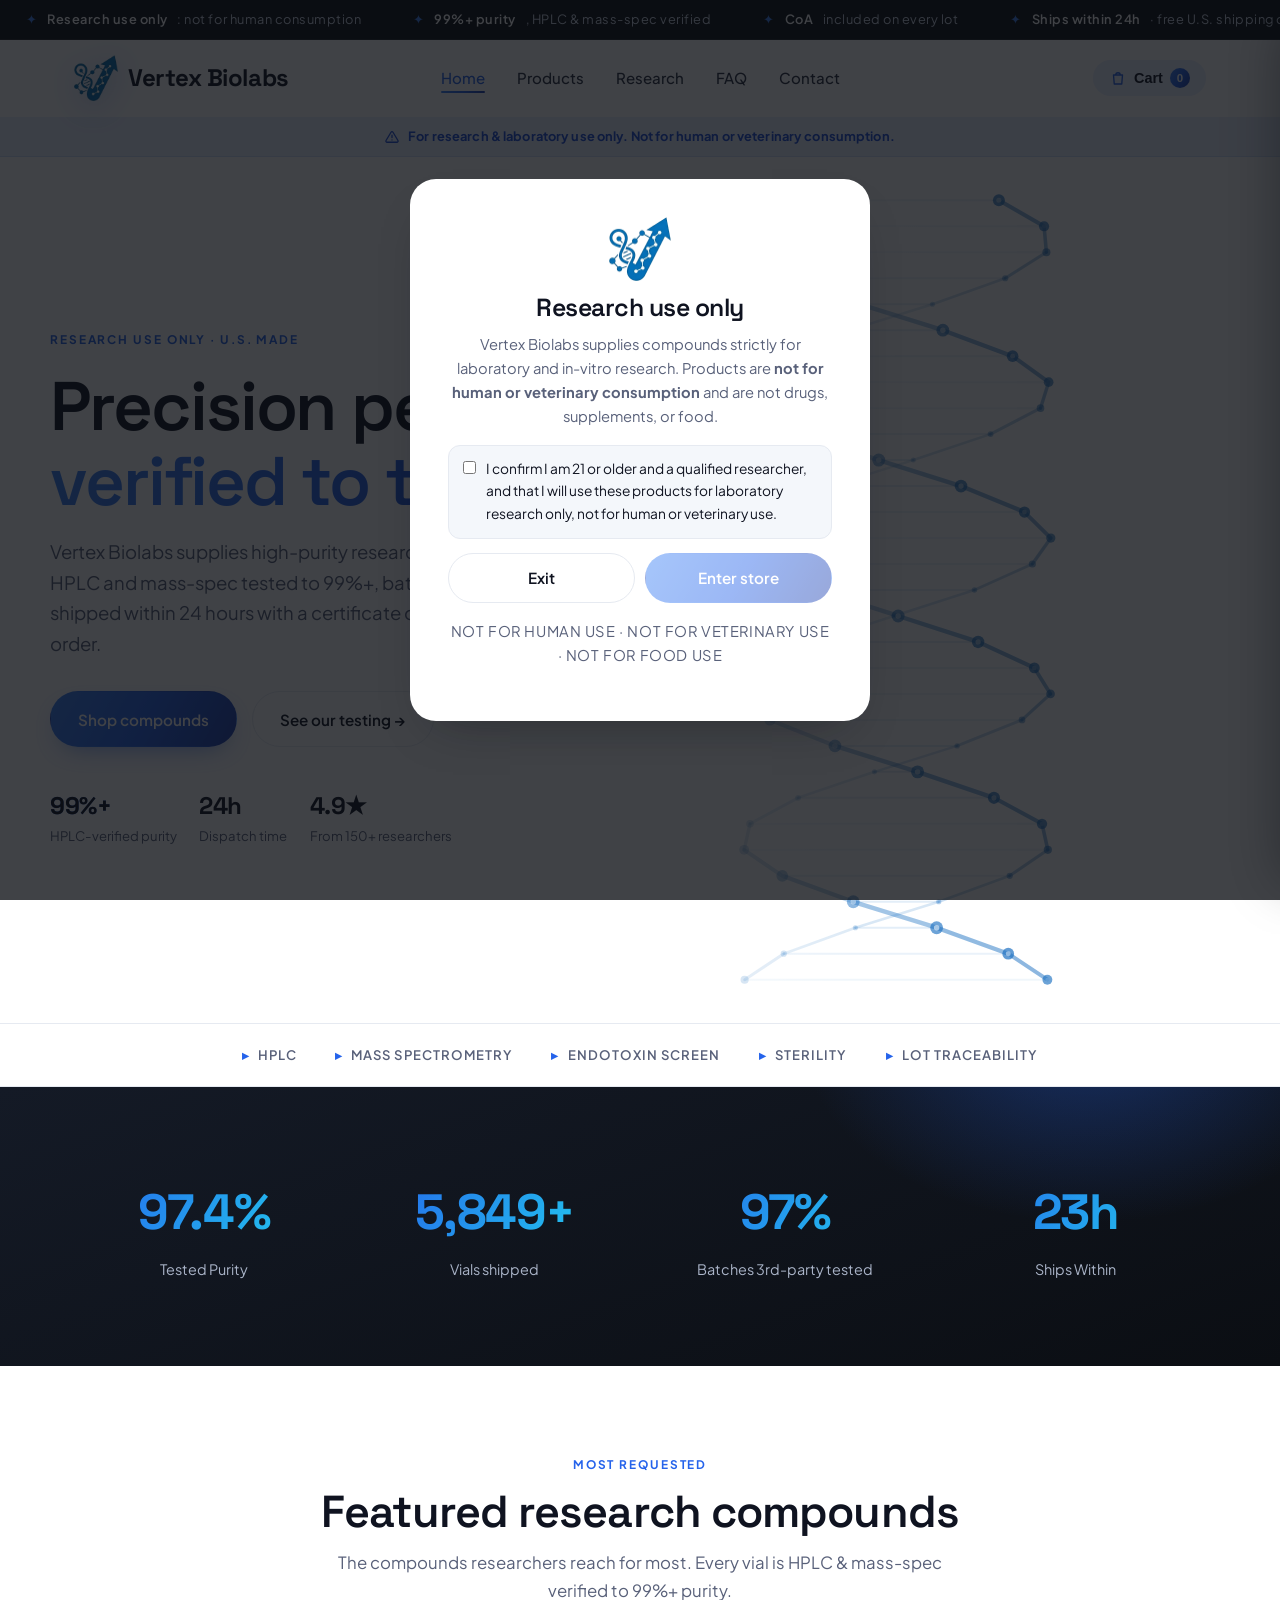
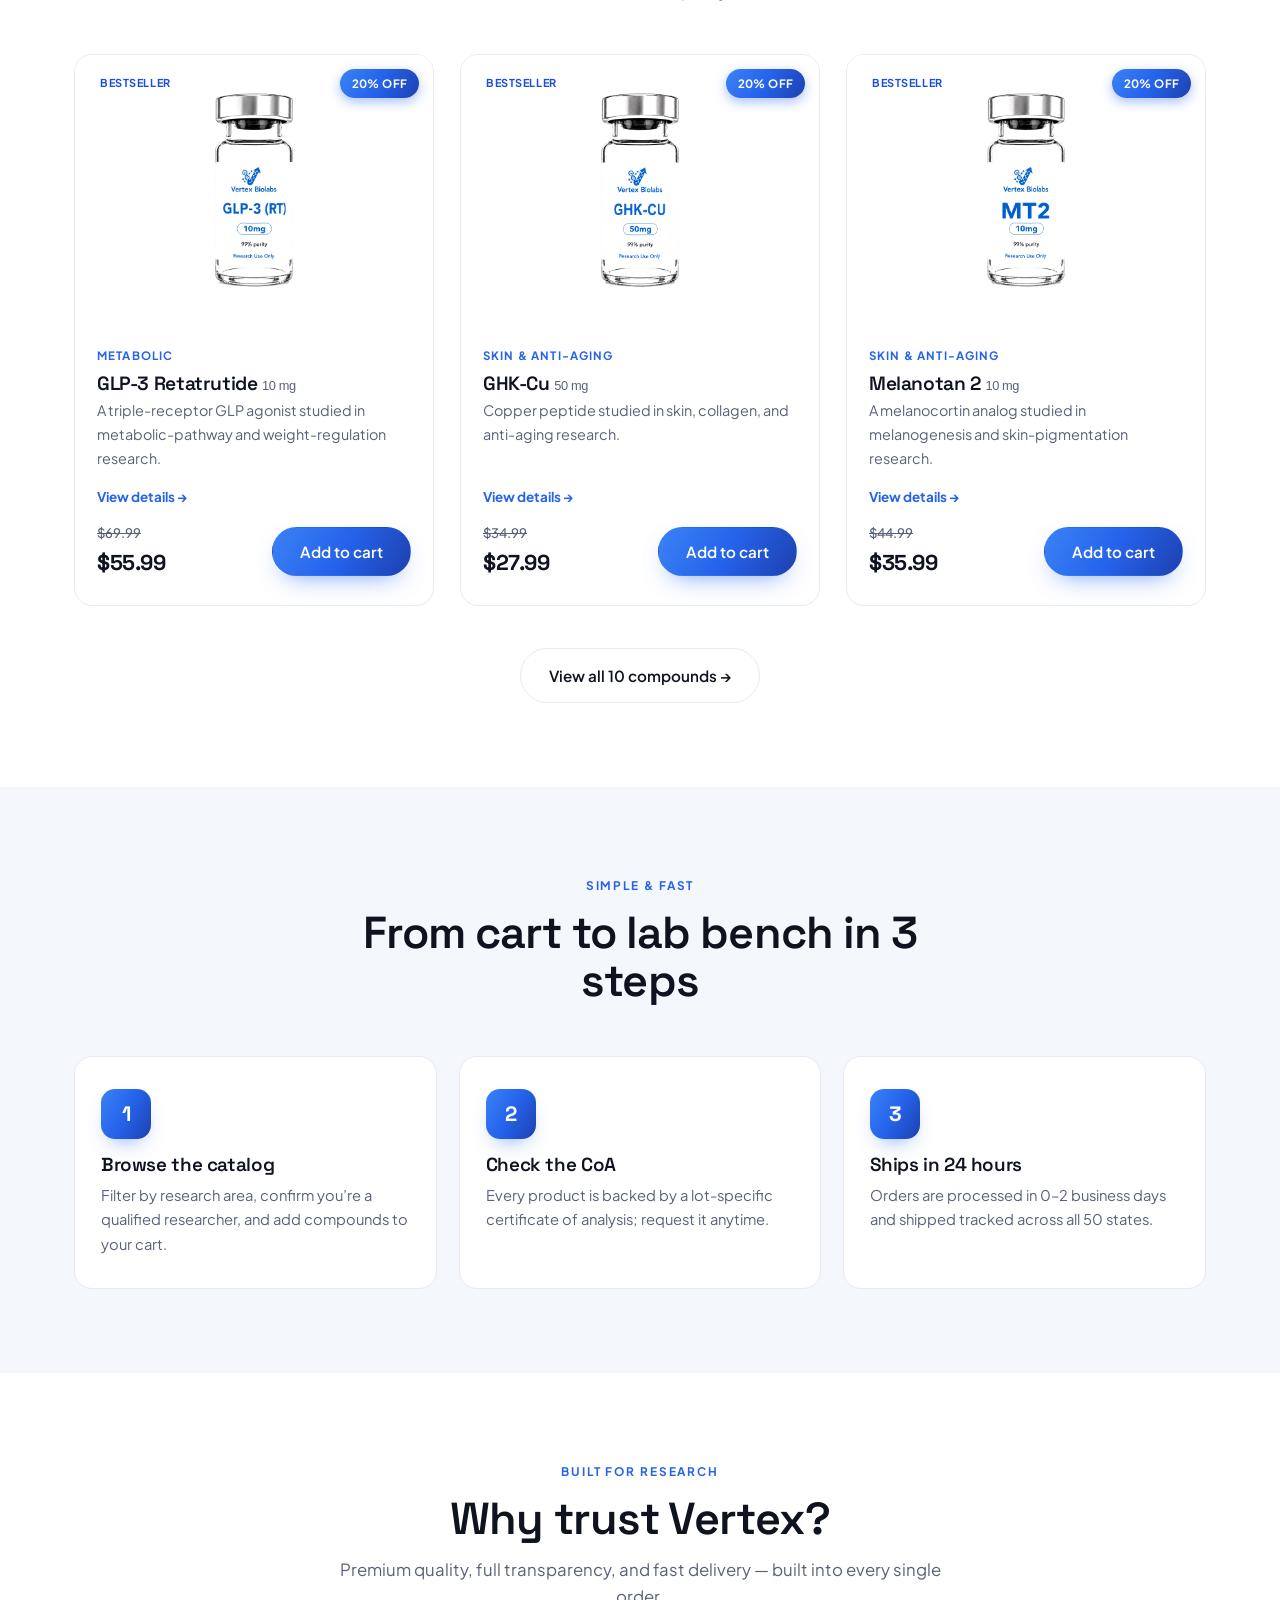
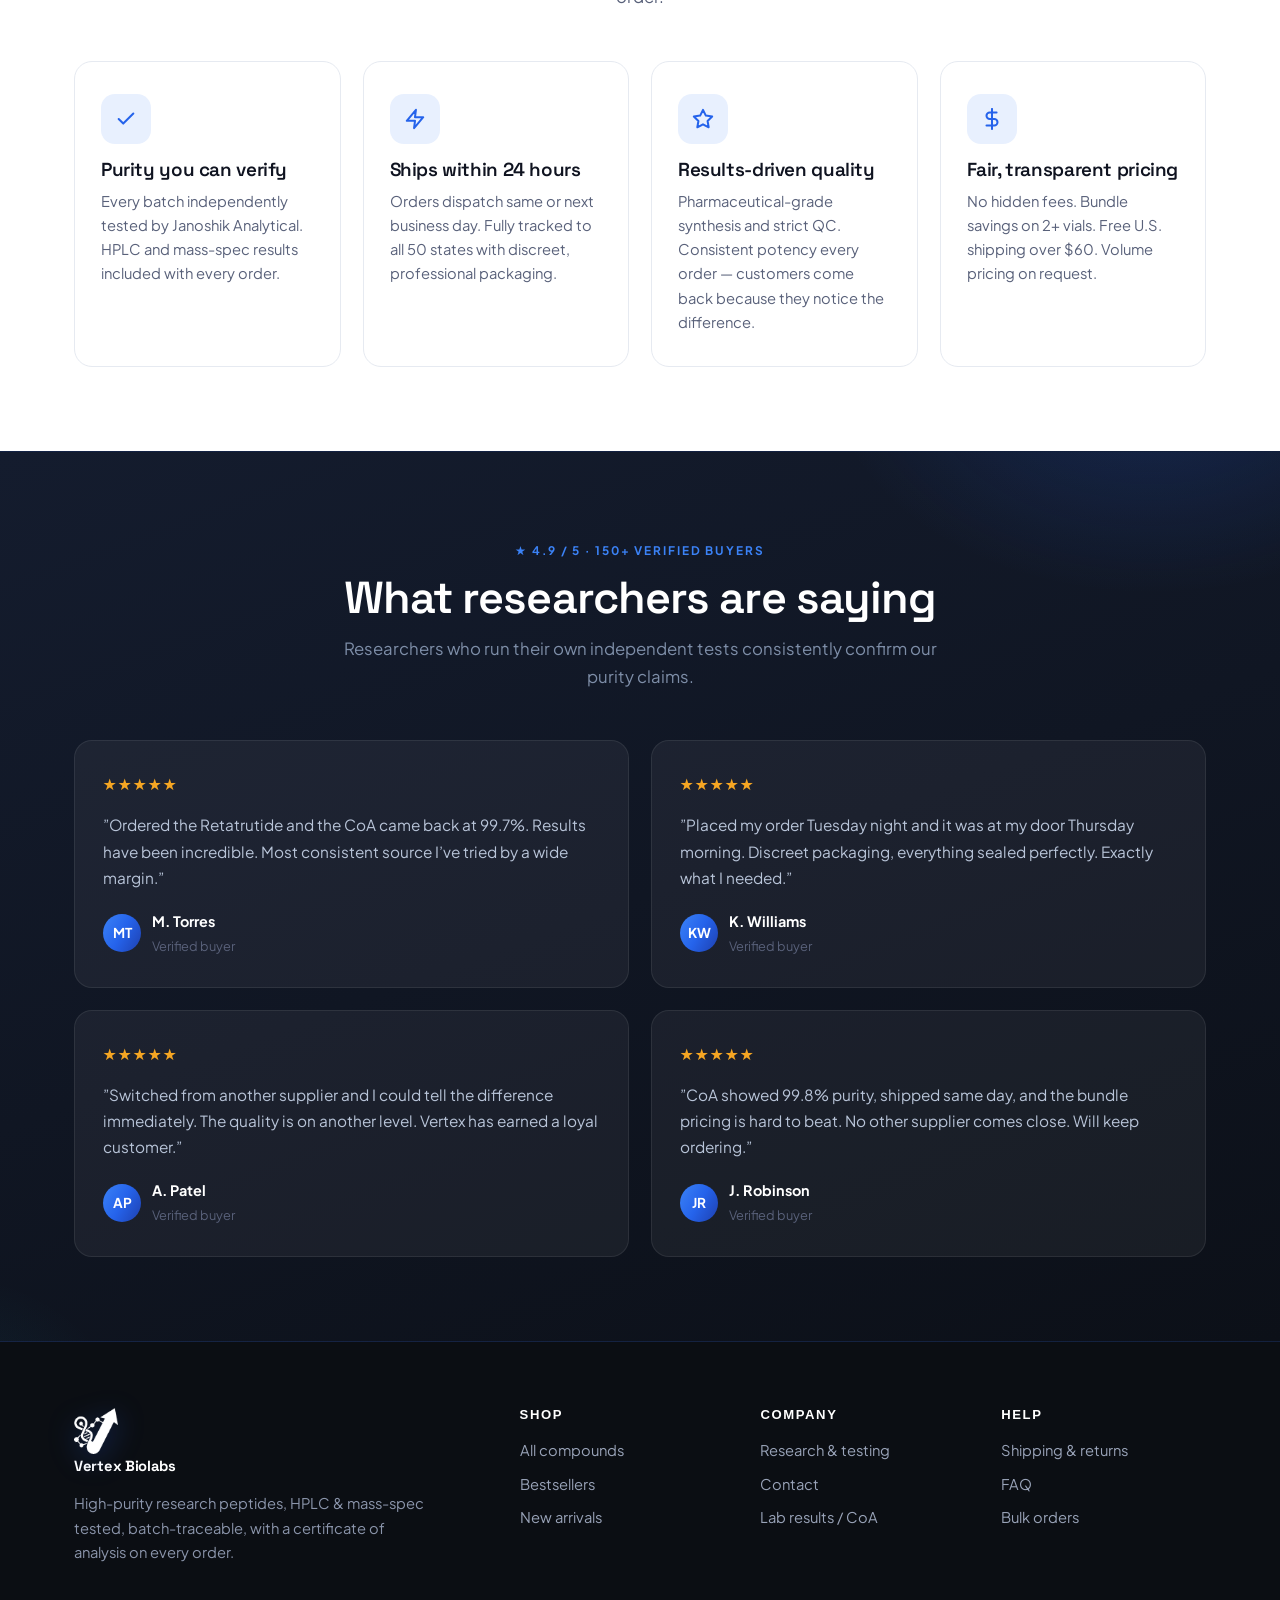
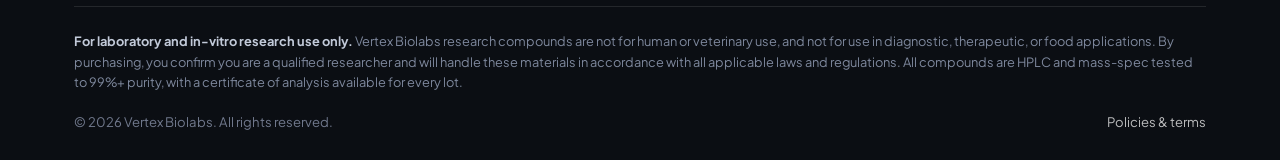
<file: index.html>
<!DOCTYPE html>
<html lang="en">
<head>
  <meta charset="UTF-8" />
  <meta name="viewport" content="width=device-width, initial-scale=1.0" />
  <title>Vertex Biolabs: High-Purity Research Peptides</title>
  <meta name="description" content="Vertex Biolabs supplies high-purity research peptides, HPLC &amp; mass-spec verified, 99%+ pure, with a certificate of analysis on every order. Ships within 24h. For laboratory research use only." />

  <link rel="preconnect" href="https://fonts.googleapis.com" />
  <link rel="preconnect" href="https://fonts.gstatic.com" crossorigin />
  <link href="https://fonts.googleapis.com/css2?family=Plus+Jakarta+Sans:wght@400;500;600;700;800&family=Space+Grotesk:wght@500;600;700&display=swap" rel="stylesheet" />
  <link rel="stylesheet" href="assets/css/style.css?v=13" />
  <link rel="icon" href="favicon.ico" sizes="any" />
  <link rel="icon" type="image/png" sizes="32x32" href="assets/img/favicon-32.png" />
  <link rel="apple-touch-icon" href="assets/img/apple-touch-icon.png" />
</head>
<body>

  <!-- ============ RESEARCH-USE GATE (initial warning) ============ -->
  <div class="ruo-gate" id="ruo-gate">
    <div class="ruo-card">
      <img class="logo-mark" src="assets/img/vertex-logo-mark.png" alt="Vertex Biolabs" />
      <h2>Research use only</h2>
      <p>Vertex Biolabs supplies compounds strictly for laboratory and in-vitro research. Products are <strong>not for human or veterinary consumption</strong> and are not drugs, supplements, or food.</p>
      <label class="ruo-check" for="ruo-confirm">
        <input type="checkbox" id="ruo-confirm" />
        <span>I confirm I am 21 or older and a qualified researcher, and that I will use these products for laboratory research only, not for human or veterinary use.</span>
      </label>
      <div class="ruo-actions">
        <button class="btn btn-outline" type="button" data-ruo-exit>Exit</button>
        <button class="btn btn-primary" type="button" data-ruo-enter disabled>Enter store</button>
      </div>
      <p class="ruo-fine">Not for human use · Not for veterinary use · Not for food use</p>
    </div>
  </div>

  <!-- ============ ANNOUNCEMENT MARQUEE ============ -->
  <div class="announce">
    <div class="marquee" aria-hidden="true">
      <span><b>Research use only</b>: not for human consumption</span>
      <span><b>99%+ purity</b>, HPLC &amp; mass-spec verified</span>
      <span><b>CoA</b> included on every lot</span>
      <span><b>Ships within 24h</b> &middot; free U.S. shipping over $60</span>
      <span><b>3rd-party tested</b> in U.S. labs</span>
      <span><b>Research use only</b>: not for human consumption</span>
      <span><b>99%+ purity</b>, HPLC &amp; mass-spec verified</span>
      <span><b>CoA</b> included on every lot</span>
      <span><b>Ships within 24h</b> &middot; free U.S. shipping over $60</span>
      <span><b>3rd-party tested</b> in U.S. labs</span>
    </div>
  </div>

  <!-- ============ HEADER ============ -->
  <header class="site-header">
    <div class="container nav">
      <a class="brand" href="index.html">
        <img class="logo-mark" src="assets/img/vertex-logo-mark.png" alt="Vertex Biolabs" />
        Vertex Biolabs
      </a>
      <nav>
        <ul class="nav-links">
          <li><a href="index.html" aria-current="page">Home</a></li>
          <li><a href="products.html">Products</a></li>
          <li><a href="research.html">Research</a></li>
          <li><a href="faq.html">FAQ</a></li>
          <li><a href="contact.html">Contact</a></li>
        </ul>
      </nav>
      <div class="nav-actions">
        <button class="cart-btn js-cart-open" aria-label="Open cart">
          <svg viewBox="0 0 24 24" width="18" height="18" fill="none" stroke="currentColor" stroke-width="1.8" aria-hidden="true"><path d="M6 8h12l-1 12H7L6 8z" stroke-linejoin="round"/><path d="M9 8a3 3 0 0 1 6 0"/></svg>
          Cart <span class="cart-count js-cart-count">0</span>
        </button>
        <button class="nav-toggle" aria-label="Menu"><span></span><span></span><span></span></button>
      </div>
    </div>
  </header>

  <!-- ============ RESEARCH-USE WARNING BAR ============ -->
  <div class="ruo-bar">
    <div class="container">
      <svg width="14" height="14" viewBox="0 0 24 24" fill="none" stroke="currentColor" stroke-width="2.2" aria-hidden="true"><path d="M10.3 3.9 1.8 18a2 2 0 0 0 1.7 3h17a2 2 0 0 0 1.7-3L13.7 3.9a2 2 0 0 0-3.4 0z" stroke-linejoin="round"/><path d="M12 9v4M12 17h.01" stroke-linecap="round"/></svg>
      For research &amp; laboratory use only. Not for human or veterinary consumption.
    </div>
  </div>

  <!-- ============ HERO ============ -->
  <section class="hero hero-dna">
    <canvas id="dna-canvas" aria-hidden="true"></canvas>
    <div class="container hero-dna-inner">
      <div class="hero-copy">
        <span class="eyebrow">Research use only · U.S. made</span>
        <h1>Precision peptides, <span class="grad">verified to the vial.</span></h1>
        <p class="lead">Vertex Biolabs supplies high-purity research compounds, HPLC and mass-spec tested to 99%+, batch-traceable, and shipped within 24 hours with a certificate of analysis on every order.</p>
        <div class="hero-cta">
          <a href="products.html" class="btn btn-primary">Shop compounds</a>
          <a href="research.html" class="btn btn-outline">See our testing →</a>
        </div>
        <div class="hero-stats">
          <div><strong class="grad">99%+</strong> HPLC-verified purity</div>
          <div><strong>24h</strong> Dispatch time</div>
          <div><strong>4.9★</strong> From 150+ researchers</div>
        </div>
      </div>
    </div>
  </section>

  <!-- ============ METHODS STRIP ============ -->
  <div class="methods">
    <div class="container">
      <span>HPLC</span>
      <span>Mass Spectrometry</span>
      <span>Endotoxin Screen</span>
      <span>Sterility</span>
      <span>Lot Traceability</span>
    </div>
  </div>

  <!-- ============ STATS ============ -->
  <section class="stats">
    <div class="container">
      <div class="stat reveal"><div class="stat-num" data-count="99.9" data-decimals="1" data-suffix="%">0</div><div class="stat-label">Tested Purity</div></div>
      <div class="stat reveal d1"><div class="stat-num" data-count="6000" data-suffix="+">0</div><div class="stat-label">Vials shipped</div></div>
      <div class="stat reveal d2"><div class="stat-num" data-count="100" data-suffix="%">0</div><div class="stat-label">Batches 3rd-party tested</div></div>
      <div class="stat reveal d3"><div class="stat-num" data-count="24" data-suffix="h">0</div><div class="stat-label">Ships Within</div></div>
    </div>
  </section>

  <!-- ============ FEATURED PRODUCTS ============ -->
  <section>
    <div class="container">
      <div class="section-head reveal">
        <span class="eyebrow">Most requested</span>
        <h2>Featured research compounds</h2>
        <p>The compounds researchers reach for most. Every vial is HPLC &amp; mass-spec verified to 99%+ purity.</p>
      </div>

      <div class="product-grid">

        <article class="product-card reveal">
          <div class="product-thumb" style="background:#ffffff;">
            <span class="product-tag">Bestseller</span><span class="discount-badge">20% OFF</span>
            <img class="product-photo" src="assets/img/vials/glp3-retatrutide-10mg.png" alt="GLP-3 Retatrutide research peptide vial" loading="lazy" />
          </div>
          <div class="product-body">
            <p class="product-cat">Metabolic</p>
            <h3>GLP-3 Retatrutide <span class="product-size">10 mg</span></h3>
            <p class="product-desc">A triple-receptor GLP agonist studied in metabolic-pathway and weight-regulation research.</p>
            <a class="product-link" href="product.html?id=glp3-retatrutide-10mg">View details &rarr;</a>
            <div class="product-foot">
              <div class="price-block"><span class="price-was">$69.99</span><span class="price-now">$55.99</span></div>
              <button class="btn btn-primary js-add" data-id="glp3-retatrutide-10mg" data-name="GLP-3 Retatrutide, 10 mg (Research Use Only)" data-price="55.99">Add to cart</button>
            </div>
          </div>
        </article>

        <article class="product-card reveal d1">
          <div class="product-thumb" style="background:#ffffff;">
            <span class="product-tag">Bestseller</span><span class="discount-badge">20% OFF</span>
            <img class="product-photo" src="assets/img/vials/ghk-cu-50mg.png" alt="GHK-Cu research peptide vial" loading="lazy" />
          </div>
          <div class="product-body">
            <p class="product-cat">Skin &amp; Anti-Aging</p>
            <h3>GHK-Cu <span class="product-size">50 mg</span></h3>
            <p class="product-desc">Copper peptide studied in skin, collagen, and anti-aging research.</p>
            <a class="product-link" href="product.html?id=ghk-cu-50mg">View details &rarr;</a>
            <div class="product-foot">
              <div class="price-block"><span class="price-was">$34.99</span><span class="price-now">$27.99</span></div>
              <button class="btn btn-primary js-add" data-id="ghk-cu-50mg" data-name="GHK-Cu, 50 mg (Research Use Only)" data-price="27.99">Add to cart</button>
            </div>
          </div>
        </article>

        <article class="product-card reveal d2">
          <div class="product-thumb" style="background:#ffffff;">
            <span class="product-tag">Bestseller</span><span class="discount-badge">20% OFF</span>
            <img class="product-photo" src="assets/img/vials/melanotan2-10mg.png" alt="Melanotan 2 research peptide vial" loading="lazy" />
          </div>
          <div class="product-body">
            <p class="product-cat">Skin &amp; Anti-Aging</p>
            <h3>Melanotan 2 <span class="product-size">10 mg</span></h3>
            <p class="product-desc">A melanocortin analog studied in melanogenesis and skin-pigmentation research.</p>
            <a class="product-link" href="product.html?id=melanotan2-10mg">View details &rarr;</a>
            <div class="product-foot">
              <div class="price-block"><span class="price-was">$44.99</span><span class="price-now">$35.99</span></div>
              <button class="btn btn-primary js-add" data-id="melanotan2-10mg" data-name="Melanotan 2, 10 mg (Research Use Only)" data-price="35.99">Add to cart</button>
            </div>
          </div>
        </article>

      </div>

      <div style="text-align:center; margin-top:42px;" class="reveal">
        <a href="products.html" class="btn btn-outline">View all 10 compounds →</a>
      </div>
    </div>
  </section>

  <!-- ============ HOW IT WORKS ============ -->
  <section style="background:var(--paper);">
    <div class="container">
      <div class="section-head reveal">
        <span class="eyebrow">Simple &amp; fast</span>
        <h2>From cart to lab bench in 3 steps</h2>
      </div>
      <div class="value-cards">
        <div class="value-card reveal"><div class="step-num">1</div><h3>Browse the catalog</h3><p>Filter by research area, confirm you’re a qualified researcher, and add compounds to your cart.</p></div>
        <div class="value-card reveal d1"><div class="step-num">2</div><h3>Check the CoA</h3><p>Every product is backed by a lot-specific certificate of analysis; request it anytime.</p></div>
        <div class="value-card reveal d2"><div class="step-num">3</div><h3>Ships in 24 hours</h3><p>Orders are processed in 0–2 business days and shipped tracked across all 50 states.</p></div>
      </div>
    </div>
  </section>

  <!-- ============ WHY TRUST VERTEX ============ -->
  <section>
    <div class="container">
      <div class="section-head reveal">
        <span class="eyebrow">Built for research</span>
        <h2>Why trust Vertex?</h2>
        <p>Premium quality, full transparency, and fast delivery — built into every single order.</p>
      </div>

      <div class="value-cards four-col">
        <div class="value-card reveal">
          <div class="ico">
            <svg viewBox="0 0 24 24" width="22" height="22" fill="none" stroke="currentColor" stroke-width="2.2" stroke-linecap="round" stroke-linejoin="round" aria-hidden="true"><path d="M20 6 9 17l-5-5"/></svg>
          </div>
          <h3>Purity you can verify</h3>
          <p>Every batch independently tested by Janoshik Analytical. HPLC and mass-spec results included with every order.</p>
        </div>
        <div class="value-card reveal d1">
          <div class="ico">
            <svg viewBox="0 0 24 24" width="22" height="22" fill="none" stroke="currentColor" stroke-width="2.2" stroke-linecap="round" stroke-linejoin="round" aria-hidden="true"><path d="M13 2 3 14h9l-1 8 10-12h-9l1-8z"/></svg>
          </div>
          <h3>Ships within 24 hours</h3>
          <p>Orders dispatch same or next business day. Fully tracked to all 50 states with discreet, professional packaging.</p>
        </div>
        <div class="value-card reveal d2">
          <div class="ico">
            <svg viewBox="0 0 24 24" width="22" height="22" fill="none" stroke="currentColor" stroke-width="2.2" stroke-linecap="round" stroke-linejoin="round" aria-hidden="true"><polygon points="12 2 15.09 8.26 22 9.27 17 14.14 18.18 21.02 12 17.77 5.82 21.02 7 14.14 2 9.27 8.91 8.26 12 2"/></svg>
          </div>
          <h3>Results-driven quality</h3>
          <p>Pharmaceutical-grade synthesis and strict QC. Consistent potency every order — customers come back because they notice the difference.</p>
        </div>
        <div class="value-card reveal d3">
          <div class="ico">
            <svg viewBox="0 0 24 24" width="22" height="22" fill="none" stroke="currentColor" stroke-width="2.2" stroke-linecap="round" stroke-linejoin="round" aria-hidden="true"><line x1="12" y1="1" x2="12" y2="23"/><path d="M17 5H9.5a3.5 3.5 0 0 0 0 7h5a3.5 3.5 0 0 1 0 7H6"/></svg>
          </div>
          <h3>Fair, transparent pricing</h3>
          <p>No hidden fees. Bundle savings on 2+ vials. Free U.S. shipping over $60. Volume pricing on request.</p>
        </div>
      </div>
    </div>
  </section>

  <!-- ============ REVIEWS ============ -->
  <section class="reviews-band">
    <div class="container">
      <div class="section-head reveal">
        <span class="eyebrow">★ 4.9 / 5 · 150+ verified buyers</span>
        <h2>What researchers are saying</h2>
        <p>Researchers who run their own independent tests consistently confirm our purity claims.</p>
      </div>

      <div class="reviews-2col">
        <div class="review-card-glass reveal">
          <div class="stars">★★★★★</div>
          <p>”Ordered the Retatrutide and the CoA came back at 99.7%. Results have been incredible. Most consistent source I’ve tried by a wide margin.”</p>
          <div class="review-who">
            <span class="av">MT</span>
            <div><b>M. Torres</b><span class="reviewer-label">Verified buyer</span></div>
          </div>
        </div>
        <div class="review-card-glass reveal d1">
          <div class="stars">★★★★★</div>
          <p>”Placed my order Tuesday night and it was at my door Thursday morning. Discreet packaging, everything sealed perfectly. Exactly what I needed.”</p>
          <div class="review-who">
            <span class="av">KW</span>
            <div><b>K. Williams</b><span class="reviewer-label">Verified buyer</span></div>
          </div>
        </div>
        <div class="review-card-glass reveal d2">
          <div class="stars">★★★★★</div>
          <p>”Switched from another supplier and I could tell the difference immediately. The quality is on another level. Vertex has earned a loyal customer.”</p>
          <div class="review-who">
            <span class="av">AP</span>
            <div><b>A. Patel</b><span class="reviewer-label">Verified buyer</span></div>
          </div>
        </div>
        <div class="review-card-glass reveal d3">
          <div class="stars">★★★★★</div>
          <p>”CoA showed 99.8% purity, shipped same day, and the bundle pricing is hard to beat. No other supplier comes close. Will keep ordering.”</p>
          <div class="review-who">
            <span class="av">JR</span>
            <div><b>J. Robinson</b><span class="reviewer-label">Verified buyer</span></div>
          </div>
        </div>
      </div>
    </div>
  </section>

  <!-- ============ FOOTER ============ -->
  <footer class="site-footer">
    <div class="container">
      <div class="footer-grid">
        <div class="footer-brand">
          <a class="brand" href="index.html" style="color:#fff;">
            <img class="logo-mark" src="assets/img/vertex-logo-mark-light.png" alt="Vertex Biolabs" />
            Vertex Biolabs
          </a>
          <p>High-purity research peptides, HPLC &amp; mass-spec tested, batch-traceable, with a certificate of analysis on every order.</p>
        </div>
        <div>
          <h4>Shop</h4>
          <a href="products.html">All compounds</a>
          <a href="products.html">Bestsellers</a>
          <a href="products.html">New arrivals</a>
        </div>
        <div>
          <h4>Company</h4>
          <a href="research.html">Research &amp; testing</a>
          <a href="contact.html">Contact</a>
          <a href="research.html">Lab results / CoA</a>
        </div>
        <div>
          <h4>Help</h4>
          <a href="policies.html#returns">Shipping &amp; returns</a>
          <a href="faq.html">FAQ</a>
          <a href="contact.html">Bulk orders</a>
        </div>
      </div>

      <div class="disclaimer">
        <strong>For laboratory and in-vitro research use only.</strong>
        Vertex Biolabs research compounds are not for human or veterinary use, and not for use in diagnostic, therapeutic, or food applications. By purchasing, you confirm you are a qualified researcher and will handle these materials in accordance with all applicable laws and regulations. All compounds are HPLC and mass-spec tested to 99%+ purity, with a certificate of analysis available for every lot.
      </div>

      <div class="footer-bottom">
        <span>© <span data-year>2026</span> Vertex Biolabs. All rights reserved.</span>
        <span class="footer-legal"><a href="policies.html">Policies &amp; terms</a></span>
      </div>
    </div>
  </footer>

  <script src="assets/js/main.js?v=8"></script>
</body>
</html>
</file>
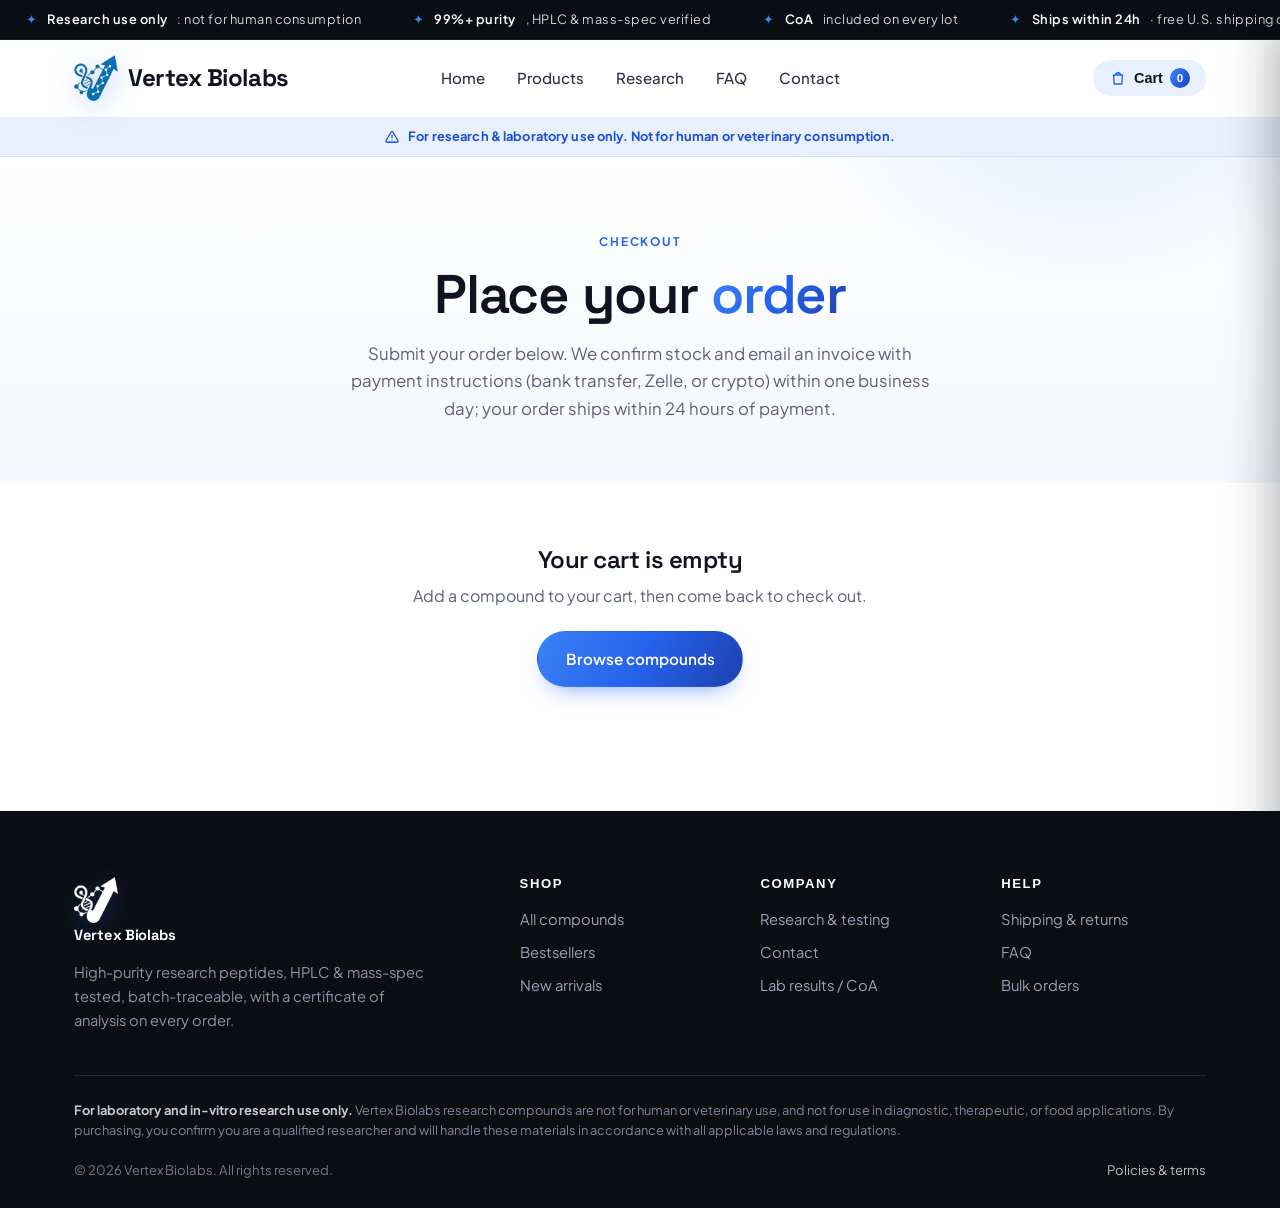
<file: checkout.html>
<!DOCTYPE html>
<html lang="en">
<head>
  <meta charset="UTF-8" />
  <meta name="viewport" content="width=device-width, initial-scale=1.0" />
  <title>Checkout | Vertex Biolabs</title>
  <meta name="description" content="Place your Vertex Biolabs research-peptide order. We confirm stock and email an invoice with payment instructions within one business day. For laboratory research use only." />
  <meta name="robots" content="noindex" />
  <link rel="preconnect" href="https://fonts.googleapis.com" />
  <link rel="preconnect" href="https://fonts.gstatic.com" crossorigin />
  <link href="https://fonts.googleapis.com/css2?family=Plus+Jakarta+Sans:wght@400;500;600;700;800&family=Space+Grotesk:wght@500;600;700&display=swap" rel="stylesheet" />
  <link rel="stylesheet" href="assets/css/style.css?v=13" />
  <link rel="icon" href="favicon.ico" sizes="any" />
  <link rel="icon" type="image/png" sizes="32x32" href="assets/img/favicon-32.png" />
  <link rel="apple-touch-icon" href="assets/img/apple-touch-icon.png" />
</head>
<body>

  <!-- ============ ANNOUNCEMENT MARQUEE ============ -->
  <div class="announce">
    <div class="marquee" aria-hidden="true">
      <span><b>Research use only</b>: not for human consumption</span>
      <span><b>99%+ purity</b>, HPLC &amp; mass-spec verified</span>
      <span><b>CoA</b> included on every lot</span>
      <span><b>Ships within 24h</b> &middot; free U.S. shipping over $60</span>
      <span><b>3rd-party tested</b> in U.S. labs</span>
      <span><b>Research use only</b>: not for human consumption</span>
      <span><b>99%+ purity</b>, HPLC &amp; mass-spec verified</span>
      <span><b>CoA</b> included on every lot</span>
      <span><b>Ships within 24h</b> &middot; free U.S. shipping over $60</span>
      <span><b>3rd-party tested</b> in U.S. labs</span>
    </div>
  </div>

  <!-- ============ HEADER ============ -->
  <header class="site-header">
    <div class="container nav">
      <a class="brand" href="index.html"><img class="logo-mark" src="assets/img/vertex-logo-mark.png" alt="Vertex Biolabs" /> Vertex Biolabs</a>
      <nav>
        <ul class="nav-links">
          <li><a href="index.html">Home</a></li>
          <li><a href="products.html">Products</a></li>
          <li><a href="research.html">Research</a></li>
          <li><a href="faq.html">FAQ</a></li>
          <li><a href="contact.html">Contact</a></li>
        </ul>
      </nav>
      <div class="nav-actions">
        <button class="cart-btn js-cart-open" aria-label="Open cart">
          <svg viewBox="0 0 24 24" width="18" height="18" fill="none" stroke="currentColor" stroke-width="1.8" aria-hidden="true"><path d="M6 8h12l-1 12H7L6 8z" stroke-linejoin="round"/><path d="M9 8a3 3 0 0 1 6 0"/></svg>
          Cart <span class="cart-count js-cart-count">0</span>
        </button>
        <button class="nav-toggle" aria-label="Menu"><span></span><span></span><span></span></button>
      </div>
    </div>
  </header>

  <!-- ============ RESEARCH-USE WARNING BAR ============ -->
  <div class="ruo-bar">
    <div class="container">
      <svg width="14" height="14" viewBox="0 0 24 24" fill="none" stroke="currentColor" stroke-width="2.2" aria-hidden="true"><path d="M10.3 3.9 1.8 18a2 2 0 0 0 1.7 3h17a2 2 0 0 0 1.7-3L13.7 3.9a2 2 0 0 0-3.4 0z" stroke-linejoin="round"/><path d="M12 9v4M12 17h.01" stroke-linecap="round"/></svg>
      For research &amp; laboratory use only. Not for human or veterinary consumption.
    </div>
  </div>

  <!-- ============ PAGE HERO ============ -->
  <section class="page-hero">
    <div class="container">
      <span class="eyebrow">Checkout</span>
      <h1>Place your <span class="grad">order</span></h1>
      <p>Submit your order below. We confirm stock and email an invoice with payment instructions (bank transfer, Zelle, or crypto) within one business day; your order ships within 24 hours of payment.</p>
    </div>
  </section>

  <!-- ============ CHECKOUT ============ -->
  <section style="padding-top:24px;">
    <div class="container" style="display:grid; grid-template-columns:1.05fr 0.95fr; gap:44px; align-items:start;" id="checkout-grid">

      <!-- Order form -->
      <div class="form-card reveal" id="form-card">
        <form name="order" method="POST" data-netlify="true" data-netlify-honeypot="bot-field" id="order-form">
          <input type="hidden" name="form-name" value="order" />
          <p hidden><label>Skip this: <input name="bot-field" /></label></p>
          <input type="hidden" name="order-items" id="f-items" />
          <input type="hidden" name="order-subtotal" id="f-subtotal" />
          <input type="hidden" name="order-shipping" id="f-shipping" />
          <input type="hidden" name="order-total" id="f-total" />
          <input type="hidden" name="order-ref" id="f-ref" />

          <h3 style="margin-bottom:1rem;">Contact</h3>
          <div class="form-row">
            <label for="name">Full name</label>
            <input type="text" id="name" name="name" placeholder="Your name" required autocomplete="name" />
          </div>
          <div class="form-row">
            <label for="email">Email</label>
            <input type="email" id="email" name="email" placeholder="you@lab.edu" required autocomplete="email" />
          </div>
          <div class="form-row">
            <label for="phone">Phone <span style="color:var(--muted);font-weight:400">(optional)</span></label>
            <input type="tel" id="phone" name="phone" placeholder="(555) 555-5555" autocomplete="tel" />
          </div>

          <h3 style="margin:1.4rem 0 1rem;">Shipping address</h3>
          <div class="form-row">
            <label for="address1">Street address</label>
            <input type="text" id="address1" name="address1" placeholder="123 Research Dr" required autocomplete="address-line1" />
          </div>
          <div class="form-row">
            <label for="address2">Apt / suite <span style="color:var(--muted);font-weight:400">(optional)</span></label>
            <input type="text" id="address2" name="address2" placeholder="Suite 200" autocomplete="address-line2" />
          </div>
          <div style="display:grid; grid-template-columns:1.4fr 0.8fr 0.8fr; gap:12px;">
            <div class="form-row"><label for="city">City</label><input type="text" id="city" name="city" required autocomplete="address-level2" /></div>
            <div class="form-row"><label for="state">State</label><input type="text" id="state" name="state" required autocomplete="address-level1" /></div>
            <div class="form-row"><label for="zip">ZIP</label><input type="text" id="zip" name="zip" required autocomplete="postal-code" /></div>
          </div>
          <div class="form-row">
            <label for="notes">Order notes <span style="color:var(--muted);font-weight:400">(optional)</span></label>
            <textarea id="notes" name="notes" rows="3" placeholder="Anything we should know about your order."></textarea>
          </div>

          <label class="checkout-accept" for="ruo-ok">
            <input type="checkbox" id="ruo-ok" name="ruo-confirmed" value="yes" required />
            <span>I accept the <a href="policies.html" target="_blank" rel="noopener">Terms &amp; Conditions and Policies</a> (terms, privacy, returns &amp; refunds). By checking this box and placing my order, I confirm I am 21 or older, a qualified researcher, and that these products are for <strong>laboratory research use only</strong>, not for human or veterinary use.</span>
          </label>

          <button type="submit" class="btn btn-primary btn-block" id="place-order">Place order</button>
          <p id="order-status" style="margin-top:1rem; font-size:0.9rem; color:var(--blue-dark);"></p>
          <p style="margin-top:0.8rem; font-size:0.82rem; color:var(--muted);">Submitting this order does <strong>not</strong> charge you. We email an invoice with payment instructions; your order is reserved for 48 hours.</p>
        </form>
      </div>

      <!-- Order summary -->
      <aside class="reveal d1" id="summary-card" style="position:sticky; top:90px;">
        <div class="form-card" style="padding:24px;">
          <h3 style="margin-bottom:1rem;">Order summary</h3>
          <div id="summary-items"></div>
          <div id="summary-totals" style="border-top:1px solid var(--line); margin-top:14px; padding-top:14px;"></div>
        </div>
        <div class="pdp-trust" style="margin-top:18px;">
          <span><svg width="16" height="16" viewBox="0 0 24 24" fill="none" stroke="currentColor" stroke-width="2.4" stroke-linecap="round" stroke-linejoin="round"><path d="M5 13l4 4L19 7"/></svg> Ships within 24h of payment</span>
          <span><svg width="16" height="16" viewBox="0 0 24 24" fill="none" stroke="currentColor" stroke-width="2.4" stroke-linecap="round" stroke-linejoin="round"><path d="M5 13l4 4L19 7"/></svg> Free U.S. shipping over $60</span>
          <span><svg width="16" height="16" viewBox="0 0 24 24" fill="none" stroke="currentColor" stroke-width="2.4" stroke-linecap="round" stroke-linejoin="round"><path d="M5 13l4 4L19 7"/></svg> Third-party CoA on every lot</span>
        </div>
      </aside>

    </div>

    <!-- Empty-cart / confirmation states swap in here -->
    <div class="container" id="checkout-message" style="display:none; text-align:center; padding:40px 0;"></div>
  </section>

  <!-- ============ FOOTER ============ -->
  <footer class="site-footer">
    <div class="container">
      <div class="footer-grid">
        <div class="footer-brand"><a class="brand" href="index.html" style="color:#fff;"><img class="logo-mark" src="assets/img/vertex-logo-mark-light.png" alt="Vertex Biolabs" /> Vertex Biolabs</a><p>High-purity research peptides, HPLC &amp; mass-spec tested, batch-traceable, with a certificate of analysis on every order.</p></div>
        <div><h4>Shop</h4><a href="products.html">All compounds</a><a href="products.html">Bestsellers</a><a href="products.html">New arrivals</a></div>
        <div><h4>Company</h4><a href="research.html">Research &amp; testing</a><a href="contact.html">Contact</a><a href="research.html">Lab results / CoA</a></div>
        <div><h4>Help</h4><a href="policies.html#returns">Shipping &amp; returns</a><a href="faq.html">FAQ</a><a href="contact.html">Bulk orders</a></div>
      </div>
      <div class="disclaimer"><strong>For laboratory and in-vitro research use only.</strong> Vertex Biolabs research compounds are not for human or veterinary use, and not for use in diagnostic, therapeutic, or food applications. By purchasing, you confirm you are a qualified researcher and will handle these materials in accordance with all applicable laws and regulations.</div>
      <div class="footer-bottom"><span>© <span data-year>2026</span> Vertex Biolabs. All rights reserved.</span><span class="footer-legal"><a href="policies.html">Policies &amp; terms</a></span></div>
    </div>
  </footer>

  <script src="assets/js/main.js?v=8"></script>
  <script>
  /* ---------- Checkout: render summary + submit order (Netlify Forms) ---------- */
  (function () {
    'use strict';
    var KEY = 'vbx_cart', FREE_SHIP = 60, FLAT_SHIP = 5;
    function read() { try { return JSON.parse(localStorage.getItem(KEY)) || []; } catch (e) { return []; } }
    function money(n) { return '$' + n.toFixed(2); }

    var grid = document.getElementById('checkout-grid');
    var msg = document.getElementById('checkout-message');
    var form = document.getElementById('order-form');

    function totals(items) {
      var sub = items.reduce(function (s, i) { return s + i.price * i.qty; }, 0);
      var ship = items.length === 0 ? 0 : (sub >= FREE_SHIP ? 0 : FLAT_SHIP);
      return { sub: sub, ship: ship, total: sub + ship };
    }

    function renderSummary() {
      var items = read();
      if (!items.length) {
        grid.style.display = 'none';
        msg.style.display = 'block';
        msg.innerHTML = '<h2>Your cart is empty</h2>' +
          '<p style="color:var(--muted); margin:10px 0 22px;">Add a compound to your cart, then come back to check out.</p>' +
          '<a href="products.html" class="btn btn-primary">Browse compounds</a>';
        return;
      }
      var t = totals(items);
      document.getElementById('summary-items').innerHTML = items.map(function (i) {
        return '<div style="display:flex; justify-content:space-between; gap:12px; padding:8px 0; font-size:0.92rem;">' +
          '<span>' + i.name + ' <span style="color:var(--muted)">× ' + i.qty + '</span></span>' +
          '<strong style="white-space:nowrap;">' + money(i.price * i.qty) + '</strong></div>';
      }).join('');
      document.getElementById('summary-totals').innerHTML =
        row('Subtotal', money(t.sub)) +
        row('Shipping', t.ship === 0 ? 'Free' : money(t.ship)) +
        '<div style="display:flex; justify-content:space-between; margin-top:8px; font-size:1.15rem;"><strong>Total</strong><strong>' + money(t.total) + '</strong></div>';
    }
    function row(k, v) { return '<div style="display:flex; justify-content:space-between; color:var(--muted); font-size:0.92rem; padding:3px 0;"><span>' + k + '</span><span>' + v + '</span></div>'; }

    function orderRef() {
      var d = new Date();
      return 'VBX-' + d.getFullYear() + ('0' + (d.getMonth() + 1)).slice(-2) + ('0' + d.getDate()).slice(-2) + '-' + Math.random().toString(36).slice(2, 6).toUpperCase();
    }

    renderSummary();

    form.addEventListener('submit', function (e) {
      e.preventDefault();
      var items = read();
      if (!items.length) { renderSummary(); return; }
      var t = totals(items);
      var ref = orderRef();
      // populate hidden fields
      document.getElementById('f-items').value = items.map(function (i) {
        return i.qty + '× ' + i.name + ' @ ' + money(i.price) + ' = ' + money(i.price * i.qty);
      }).join('\n');
      document.getElementById('f-subtotal').value = money(t.sub);
      document.getElementById('f-shipping').value = t.ship === 0 ? 'Free' : money(t.ship);
      document.getElementById('f-total').value = money(t.total);
      document.getElementById('f-ref').value = ref;

      var btn = document.getElementById('place-order');
      var status = document.getElementById('order-status');
      btn.disabled = true; btn.textContent = 'Placing order…'; status.textContent = '';

      var body = new URLSearchParams(new FormData(form)).toString();
      fetch('/', { method: 'POST', headers: { 'Content-Type': 'application/x-www-form-urlencoded' }, body: body })
        .then(function (r) {
          if (!r.ok) throw new Error('bad status ' + r.status);
          localStorage.removeItem(KEY);
          document.querySelectorAll('.js-cart-count').forEach(function (el) { el.textContent = '0'; });
          grid.style.display = 'none';
          msg.style.display = 'block';
          msg.innerHTML = '<div style="font-size:2.4rem; line-height:1;">✅</div>' +
            '<h2 style="margin-top:12px;">Order received</h2>' +
            '<p style="color:var(--muted); max-width:34rem; margin:12px auto 6px;">Thanks! Your order reference is <strong>' + ref + '</strong>. We\'ll confirm stock and email an invoice with payment instructions to <strong>' + (document.getElementById('email').value || 'your email') + '</strong> within one business day.</p>' +
            '<p style="color:var(--muted); max-width:34rem; margin:0 auto 22px;">Your order is reserved for 48 hours. It ships within 24 hours of payment.</p>' +
            '<a href="products.html" class="btn btn-primary">Continue browsing</a>';
          window.scrollTo({ top: 0, behavior: 'smooth' });
        })
        .catch(function () {
          btn.disabled = false; btn.textContent = 'Place order';
          status.style.color = '#b91c1c';
          status.innerHTML = 'Sorry, your order couldn\'t be submitted. Please email it to <a href="mailto:hello@vertexbiolabs.com" style="color:var(--blue);font-weight:600;">hello@vertexbiolabs.com</a> or try again.';
        });
    });
  })();
  </script>
</body>
</html>
</file>
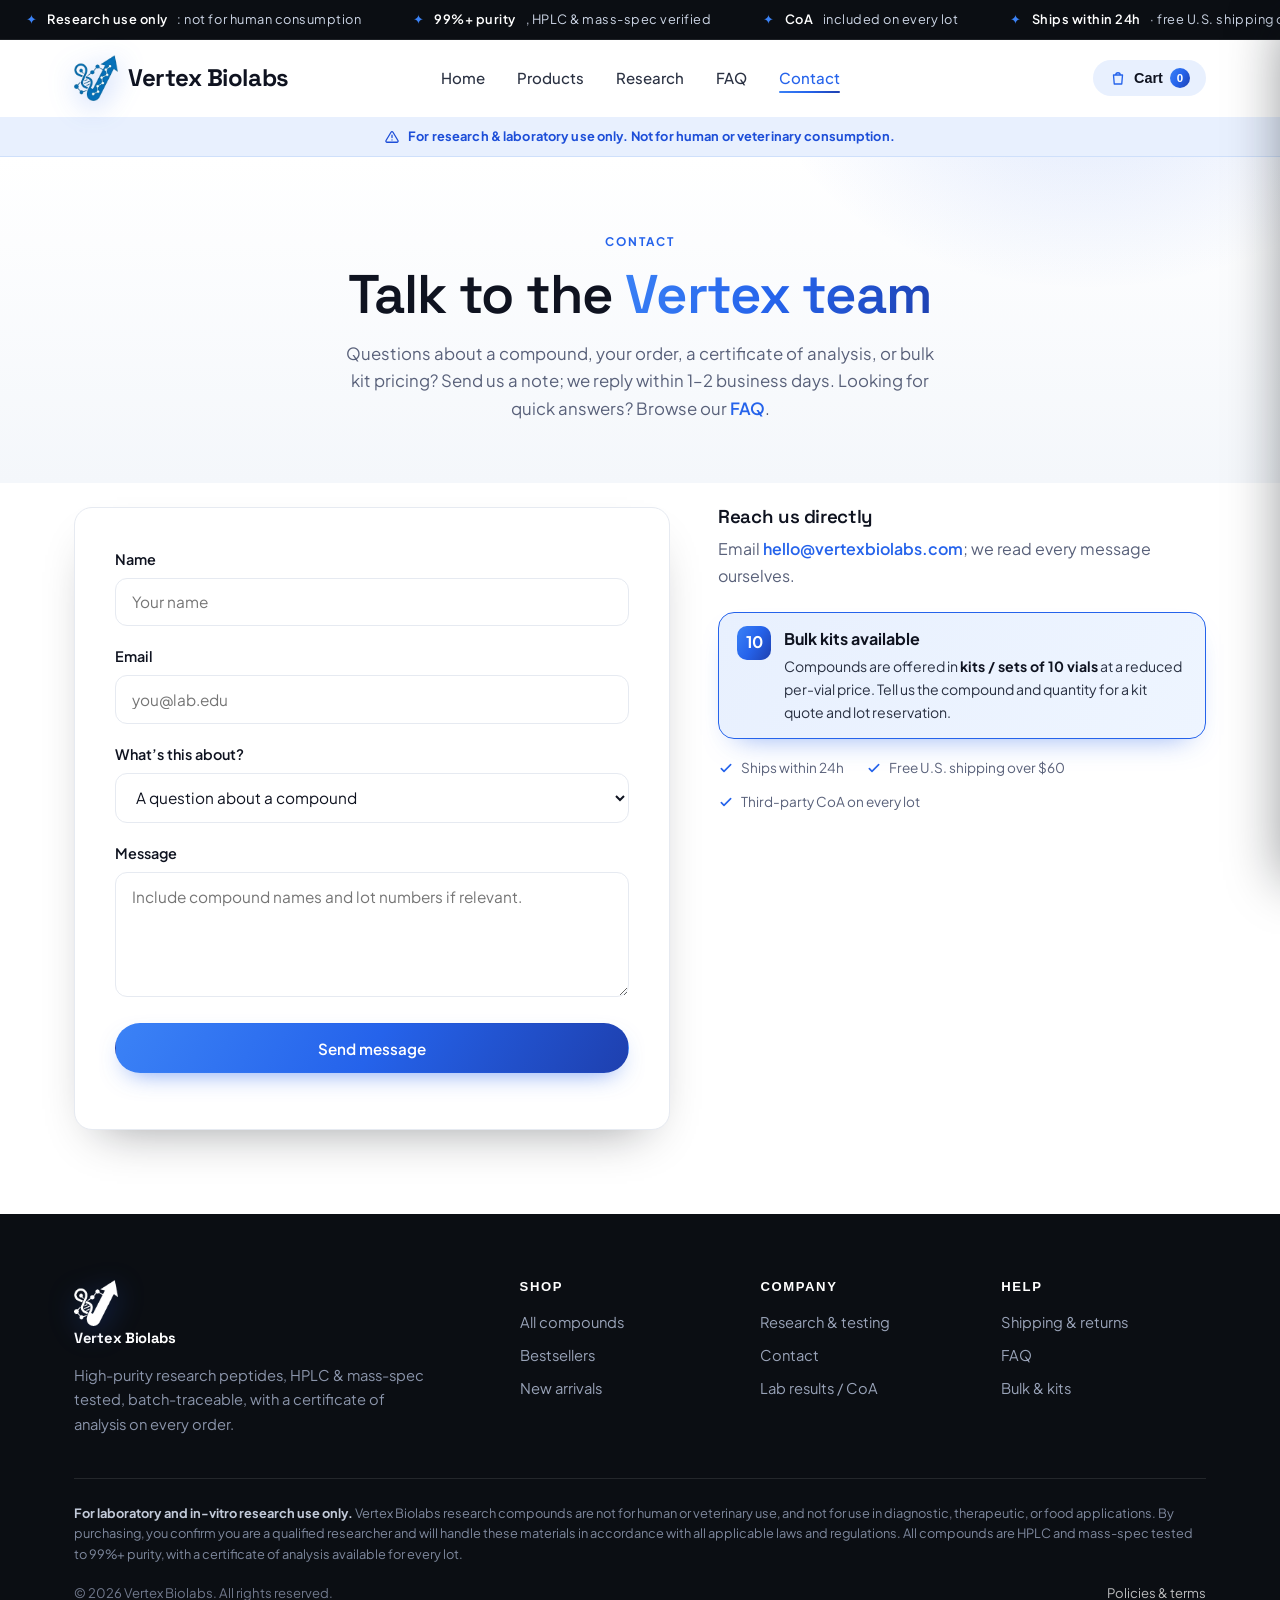
<file: contact.html>
<!DOCTYPE html>
<html lang="en">
<head>
  <meta charset="UTF-8" />
  <meta name="viewport" content="width=device-width, initial-scale=1.0" />
  <title>Contact | Vertex Biolabs</title>
  <meta name="description" content="Contact Vertex Biolabs about a compound, your order, a certificate of analysis, or bulk kit pricing (sets of 10). We reply within 1–2 business days." />
  <link rel="preconnect" href="https://fonts.googleapis.com" />
  <link rel="preconnect" href="https://fonts.gstatic.com" crossorigin />
  <link href="https://fonts.googleapis.com/css2?family=Plus+Jakarta+Sans:wght@400;500;600;700;800&family=Space+Grotesk:wght@500;600;700&display=swap" rel="stylesheet" />
  <link rel="stylesheet" href="assets/css/style.css?v=13" />
  <link rel="icon" href="favicon.ico" sizes="any" />
  <link rel="icon" type="image/png" sizes="32x32" href="assets/img/favicon-32.png" />
  <link rel="apple-touch-icon" href="assets/img/apple-touch-icon.png" />
</head>
<body>

  <!-- ============ ANNOUNCEMENT MARQUEE ============ -->
  <div class="announce">
    <div class="marquee" aria-hidden="true">
      <span><b>Research use only</b>: not for human consumption</span>
      <span><b>99%+ purity</b>, HPLC &amp; mass-spec verified</span>
      <span><b>CoA</b> included on every lot</span>
      <span><b>Ships within 24h</b> &middot; free U.S. shipping over $60</span>
      <span><b>3rd-party tested</b> in U.S. labs</span>
      <span><b>Research use only</b>: not for human consumption</span>
      <span><b>99%+ purity</b>, HPLC &amp; mass-spec verified</span>
      <span><b>CoA</b> included on every lot</span>
      <span><b>Ships within 24h</b> &middot; free U.S. shipping over $60</span>
      <span><b>3rd-party tested</b> in U.S. labs</span>
    </div>
  </div>

  <!-- ============ HEADER ============ -->
  <header class="site-header">
    <div class="container nav">
      <a class="brand" href="index.html"><img class="logo-mark" src="assets/img/vertex-logo-mark.png" alt="Vertex Biolabs" /> Vertex Biolabs</a>
      <nav>
        <ul class="nav-links">
          <li><a href="index.html">Home</a></li>
          <li><a href="products.html">Products</a></li>
          <li><a href="research.html">Research</a></li>
          <li><a href="faq.html">FAQ</a></li>
          <li><a href="contact.html" aria-current="page">Contact</a></li>
        </ul>
      </nav>
      <div class="nav-actions">
        <button class="cart-btn js-cart-open" aria-label="Open cart">
          <svg viewBox="0 0 24 24" width="18" height="18" fill="none" stroke="currentColor" stroke-width="1.8" aria-hidden="true"><path d="M6 8h12l-1 12H7L6 8z" stroke-linejoin="round"/><path d="M9 8a3 3 0 0 1 6 0"/></svg>
          Cart <span class="cart-count js-cart-count">0</span>
        </button>
        <button class="nav-toggle" aria-label="Menu"><span></span><span></span><span></span></button>
      </div>
    </div>
  </header>

  <!-- ============ RESEARCH-USE WARNING BAR ============ -->
  <div class="ruo-bar">
    <div class="container">
      <svg width="14" height="14" viewBox="0 0 24 24" fill="none" stroke="currentColor" stroke-width="2.2" aria-hidden="true"><path d="M10.3 3.9 1.8 18a2 2 0 0 0 1.7 3h17a2 2 0 0 0 1.7-3L13.7 3.9a2 2 0 0 0-3.4 0z" stroke-linejoin="round"/><path d="M12 9v4M12 17h.01" stroke-linecap="round"/></svg>
      For research &amp; laboratory use only. Not for human or veterinary consumption.
    </div>
  </div>

  <!-- ============ PAGE HERO ============ -->
  <section class="page-hero">
    <div class="container">
      <span class="eyebrow">Contact</span>
      <h1>Talk to the <span class="grad">Vertex team</span></h1>
      <p>Questions about a compound, your order, a certificate of analysis, or bulk kit pricing? Send us a note; we reply within 1–2 business days. Looking for quick answers? Browse our <a href="faq.html" style="color:var(--blue); font-weight:600;">FAQ</a>.</p>
    </div>
  </section>

  <!-- ============ CONTACT ============ -->
  <section style="padding-top:24px;">
    <div class="container" style="display:grid; grid-template-columns:1.1fr 0.9fr; gap:48px; align-items:start;">

      <!-- Form -->
      <div class="form-card reveal">
        <form id="contact-form">
          <div class="form-row">
            <label for="name">Name</label>
            <input type="text" id="name" name="name" placeholder="Your name" required />
          </div>
          <div class="form-row">
            <label for="email">Email</label>
            <input type="email" id="email" name="email" placeholder="you@lab.edu" required />
          </div>
          <div class="form-row">
            <label for="topic">What’s this about?</label>
            <select id="topic" name="topic">
              <option>A question about a compound</option>
              <option>Certificate of analysis (CoA) request</option>
              <option>Help with my order</option>
              <option>Bulk / kit pricing (sets of 10)</option>
              <option>Something else</option>
            </select>
          </div>
          <div class="form-row">
            <label for="message">Message</label>
            <textarea id="message" name="message" rows="5" placeholder="Include compound names and lot numbers if relevant."></textarea>
          </div>
          <button type="submit" class="btn btn-primary btn-block">Send message</button>
          <p id="contact-status" style="margin-top:1rem; color:var(--blue-dark); font-size:0.9rem;"></p>
        </form>
      </div>

      <!-- Sidebar -->
      <div class="reveal d1">
        <h3 style="margin-bottom:0.6rem;">Reach us directly</h3>
        <p style="color:var(--muted); margin-bottom:1.4rem;">Email <a href="mailto:hello@vertexbiolabs.com" style="color:var(--blue); font-weight:600;">hello@vertexbiolabs.com</a>; we read every message ourselves.</p>

        <div class="bundle-callout active" style="align-items:flex-start;">
          <div class="b-ico">10</div>
          <div>
            <b>Bulk kits available</b>
            <span style="display:block; margin-top:3px;">Compounds are offered in <b>kits / sets of 10 vials</b> at a reduced per-vial price. Tell us the compound and quantity for a kit quote and lot reservation.</span>
          </div>
        </div>

        <div class="pdp-trust" style="margin-top:18px;">
          <span><svg width="16" height="16" viewBox="0 0 24 24" fill="none" stroke="currentColor" stroke-width="2.4" stroke-linecap="round" stroke-linejoin="round"><path d="M5 13l4 4L19 7"/></svg> Ships within 24h</span>
          <span><svg width="16" height="16" viewBox="0 0 24 24" fill="none" stroke="currentColor" stroke-width="2.4" stroke-linecap="round" stroke-linejoin="round"><path d="M5 13l4 4L19 7"/></svg> Free U.S. shipping over $60</span>
          <span><svg width="16" height="16" viewBox="0 0 24 24" fill="none" stroke="currentColor" stroke-width="2.4" stroke-linecap="round" stroke-linejoin="round"><path d="M5 13l4 4L19 7"/></svg> Third-party CoA on every lot</span>
        </div>
      </div>

    </div>
  </section>

  <!-- ============ FOOTER ============ -->
  <footer class="site-footer">
    <div class="container">
      <div class="footer-grid">
        <div class="footer-brand"><a class="brand" href="index.html" style="color:#fff;"><img class="logo-mark" src="assets/img/vertex-logo-mark-light.png" alt="Vertex Biolabs" /> Vertex Biolabs</a><p>High-purity research peptides, HPLC &amp; mass-spec tested, batch-traceable, with a certificate of analysis on every order.</p></div>
        <div><h4>Shop</h4><a href="products.html">All compounds</a><a href="products.html">Bestsellers</a><a href="products.html">New arrivals</a></div>
        <div><h4>Company</h4><a href="research.html">Research &amp; testing</a><a href="contact.html">Contact</a><a href="research.html">Lab results / CoA</a></div>
        <div><h4>Help</h4><a href="policies.html#returns">Shipping &amp; returns</a><a href="faq.html">FAQ</a><a href="contact.html">Bulk &amp; kits</a></div>
      </div>
      <div class="disclaimer"><strong>For laboratory and in-vitro research use only.</strong> Vertex Biolabs research compounds are not for human or veterinary use, and not for use in diagnostic, therapeutic, or food applications. By purchasing, you confirm you are a qualified researcher and will handle these materials in accordance with all applicable laws and regulations. All compounds are HPLC and mass-spec tested to 99%+ purity, with a certificate of analysis available for every lot.</div>
      <div class="footer-bottom"><span>© <span data-year>2026</span> Vertex Biolabs. All rights reserved.</span><span class="footer-legal"><a href="policies.html">Policies &amp; terms</a></span></div>
    </div>
  </footer>

  <script src="assets/js/main.js?v=8"></script>
</body>
</html>
</file>
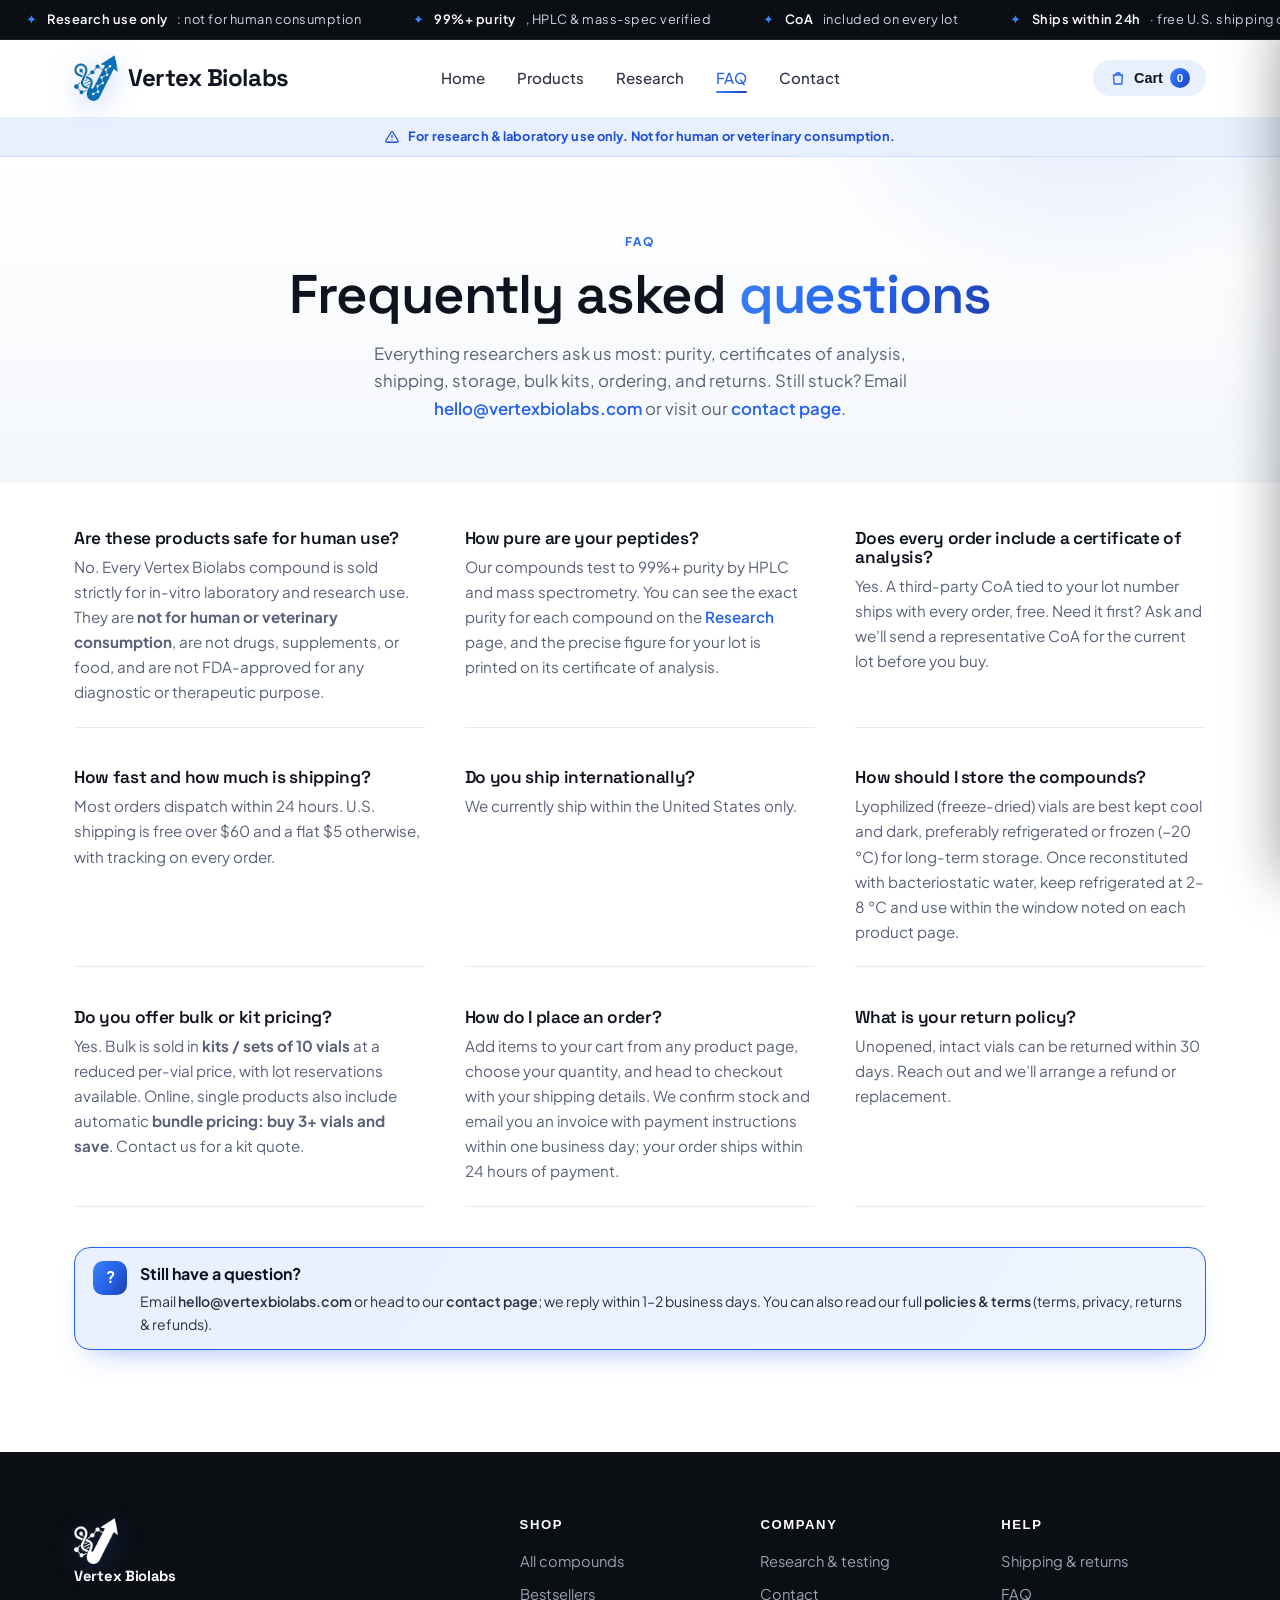
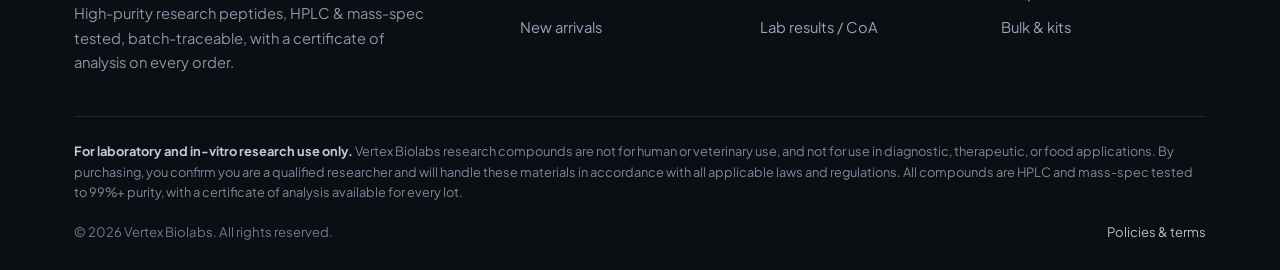
<file: faq.html>
<!DOCTYPE html>
<html lang="en">
<head>
  <meta charset="UTF-8" />
  <meta name="viewport" content="width=device-width, initial-scale=1.0" />
  <title>FAQ | Vertex Biolabs</title>
  <meta name="description" content="Answers to common questions about Vertex Biolabs research peptides: purity, certificates of analysis, shipping, storage, bulk kits, ordering, and returns. For laboratory research use only." />
  <link rel="preconnect" href="https://fonts.googleapis.com" />
  <link rel="preconnect" href="https://fonts.gstatic.com" crossorigin />
  <link href="https://fonts.googleapis.com/css2?family=Plus+Jakarta+Sans:wght@400;500;600;700;800&family=Space+Grotesk:wght@500;600;700&display=swap" rel="stylesheet" />
  <link rel="stylesheet" href="assets/css/style.css?v=13" />
  <link rel="icon" href="favicon.ico" sizes="any" />
  <link rel="icon" type="image/png" sizes="32x32" href="assets/img/favicon-32.png" />
  <link rel="apple-touch-icon" href="assets/img/apple-touch-icon.png" />
</head>
<body>

  <!-- ============ ANNOUNCEMENT MARQUEE ============ -->
  <div class="announce">
    <div class="marquee" aria-hidden="true">
      <span><b>Research use only</b>: not for human consumption</span>
      <span><b>99%+ purity</b>, HPLC &amp; mass-spec verified</span>
      <span><b>CoA</b> included on every lot</span>
      <span><b>Ships within 24h</b> &middot; free U.S. shipping over $60</span>
      <span><b>3rd-party tested</b> in U.S. labs</span>
      <span><b>Research use only</b>: not for human consumption</span>
      <span><b>99%+ purity</b>, HPLC &amp; mass-spec verified</span>
      <span><b>CoA</b> included on every lot</span>
      <span><b>Ships within 24h</b> &middot; free U.S. shipping over $60</span>
      <span><b>3rd-party tested</b> in U.S. labs</span>
    </div>
  </div>

  <!-- ============ HEADER ============ -->
  <header class="site-header">
    <div class="container nav">
      <a class="brand" href="index.html"><img class="logo-mark" src="assets/img/vertex-logo-mark.png" alt="Vertex Biolabs" /> Vertex Biolabs</a>
      <nav>
        <ul class="nav-links">
          <li><a href="index.html">Home</a></li>
          <li><a href="products.html">Products</a></li>
          <li><a href="research.html">Research</a></li>
          <li><a href="faq.html" aria-current="page">FAQ</a></li>
          <li><a href="contact.html">Contact</a></li>
        </ul>
      </nav>
      <div class="nav-actions">
        <button class="cart-btn js-cart-open" aria-label="Open cart">
          <svg viewBox="0 0 24 24" width="18" height="18" fill="none" stroke="currentColor" stroke-width="1.8" aria-hidden="true"><path d="M6 8h12l-1 12H7L6 8z" stroke-linejoin="round"/><path d="M9 8a3 3 0 0 1 6 0"/></svg>
          Cart <span class="cart-count js-cart-count">0</span>
        </button>
        <button class="nav-toggle" aria-label="Menu"><span></span><span></span><span></span></button>
      </div>
    </div>
  </header>

  <!-- ============ RESEARCH-USE WARNING BAR ============ -->
  <div class="ruo-bar">
    <div class="container">
      <svg width="14" height="14" viewBox="0 0 24 24" fill="none" stroke="currentColor" stroke-width="2.2" aria-hidden="true"><path d="M10.3 3.9 1.8 18a2 2 0 0 0 1.7 3h17a2 2 0 0 0 1.7-3L13.7 3.9a2 2 0 0 0-3.4 0z" stroke-linejoin="round"/><path d="M12 9v4M12 17h.01" stroke-linecap="round"/></svg>
      For research &amp; laboratory use only. Not for human or veterinary consumption.
    </div>
  </div>

  <!-- ============ PAGE HERO ============ -->
  <section class="page-hero">
    <div class="container">
      <span class="eyebrow">FAQ</span>
      <h1>Frequently asked <span class="grad">questions</span></h1>
      <p>Everything researchers ask us most: purity, certificates of analysis, shipping, storage, bulk kits, ordering, and returns. Still stuck? Email <a href="mailto:hello@vertexbiolabs.com" style="color:var(--blue); font-weight:600;">hello@vertexbiolabs.com</a> or visit our <a href="contact.html" style="color:var(--blue); font-weight:600;">contact page</a>.</p>
    </div>
  </section>

  <!-- ============ FAQ ============ -->
  <section style="padding-top:24px;">
    <div class="container">
      <div style="display:grid; grid-template-columns:repeat(auto-fit,minmax(330px,1fr)); gap:18px 40px;">
        <div class="faq-item reveal"><h3>Are these products safe for human use?</h3><p>No. Every Vertex Biolabs compound is sold strictly for in-vitro laboratory and research use. They are <strong>not for human or veterinary consumption</strong>, are not drugs, supplements, or food, and are not FDA-approved for any diagnostic or therapeutic purpose.</p></div>
        <div class="faq-item reveal"><h3>How pure are your peptides?</h3><p>Our compounds test to 99%+ purity by HPLC and mass spectrometry. You can see the exact purity for each compound on the <a href="research.html" style="color:var(--blue);font-weight:600;">Research</a> page, and the precise figure for your lot is printed on its certificate of analysis.</p></div>
        <div class="faq-item reveal"><h3>Does every order include a certificate of analysis?</h3><p>Yes. A third-party CoA tied to your lot number ships with every order, free. Need it first? Ask and we’ll send a representative CoA for the current lot before you buy.</p></div>
        <div class="faq-item reveal"><h3>How fast and how much is shipping?</h3><p>Most orders dispatch within 24 hours. U.S. shipping is free over $60 and a flat $5 otherwise, with tracking on every order.</p></div>
        <div class="faq-item reveal"><h3>Do you ship internationally?</h3><p>We currently ship within the United States only.</p></div>
        <div class="faq-item reveal"><h3>How should I store the compounds?</h3><p>Lyophilized (freeze-dried) vials are best kept cool and dark, preferably refrigerated or frozen (−20 °C) for long-term storage. Once reconstituted with bacteriostatic water, keep refrigerated at 2–8 °C and use within the window noted on each product page.</p></div>
        <div class="faq-item reveal"><h3>Do you offer bulk or kit pricing?</h3><p>Yes. Bulk is sold in <strong>kits / sets of 10 vials</strong> at a reduced per-vial price, with lot reservations available. Online, single products also include automatic <strong>bundle pricing: buy 3+ vials and save</strong>. Contact us for a kit quote.</p></div>
        <div class="faq-item reveal"><h3>How do I place an order?</h3><p>Add items to your cart from any product page, choose your quantity, and head to checkout with your shipping details. We confirm stock and email you an invoice with payment instructions within one business day; your order ships within 24 hours of payment.</p></div>
        <div class="faq-item reveal"><h3>What is your return policy?</h3><p>Unopened, intact vials can be returned within 30 days. Reach out and we’ll arrange a refund or replacement.</p></div>
      </div>

      <div class="bundle-callout active" style="align-items:flex-start; margin-top:40px;">
        <div class="b-ico">?</div>
        <div>
          <b>Still have a question?</b>
          <span style="display:block; margin-top:3px;">Email <a href="mailto:hello@vertexbiolabs.com" style="font-weight:600;">hello@vertexbiolabs.com</a> or head to our <a href="contact.html" style="font-weight:600;">contact page</a>; we reply within 1–2 business days. You can also read our full <a href="policies.html" style="font-weight:600;">policies &amp; terms</a> (terms, privacy, returns &amp; refunds).</span>
        </div>
      </div>
    </div>
  </section>

  <!-- ============ FOOTER ============ -->
  <footer class="site-footer">
    <div class="container">
      <div class="footer-grid">
        <div class="footer-brand"><a class="brand" href="index.html" style="color:#fff;"><img class="logo-mark" src="assets/img/vertex-logo-mark-light.png" alt="Vertex Biolabs" /> Vertex Biolabs</a><p>High-purity research peptides, HPLC &amp; mass-spec tested, batch-traceable, with a certificate of analysis on every order.</p></div>
        <div><h4>Shop</h4><a href="products.html">All compounds</a><a href="products.html">Bestsellers</a><a href="products.html">New arrivals</a></div>
        <div><h4>Company</h4><a href="research.html">Research &amp; testing</a><a href="contact.html">Contact</a><a href="research.html">Lab results / CoA</a></div>
        <div><h4>Help</h4><a href="policies.html#returns">Shipping &amp; returns</a><a href="faq.html">FAQ</a><a href="contact.html">Bulk &amp; kits</a></div>
      </div>
      <div class="disclaimer"><strong>For laboratory and in-vitro research use only.</strong> Vertex Biolabs research compounds are not for human or veterinary use, and not for use in diagnostic, therapeutic, or food applications. By purchasing, you confirm you are a qualified researcher and will handle these materials in accordance with all applicable laws and regulations. All compounds are HPLC and mass-spec tested to 99%+ purity, with a certificate of analysis available for every lot.</div>
      <div class="footer-bottom"><span>© <span data-year>2026</span> Vertex Biolabs. All rights reserved.</span><span class="footer-legal"><a href="policies.html">Policies &amp; terms</a></span></div>
    </div>
  </footer>

  <script src="assets/js/main.js?v=8"></script>
</body>
</html>
</file>
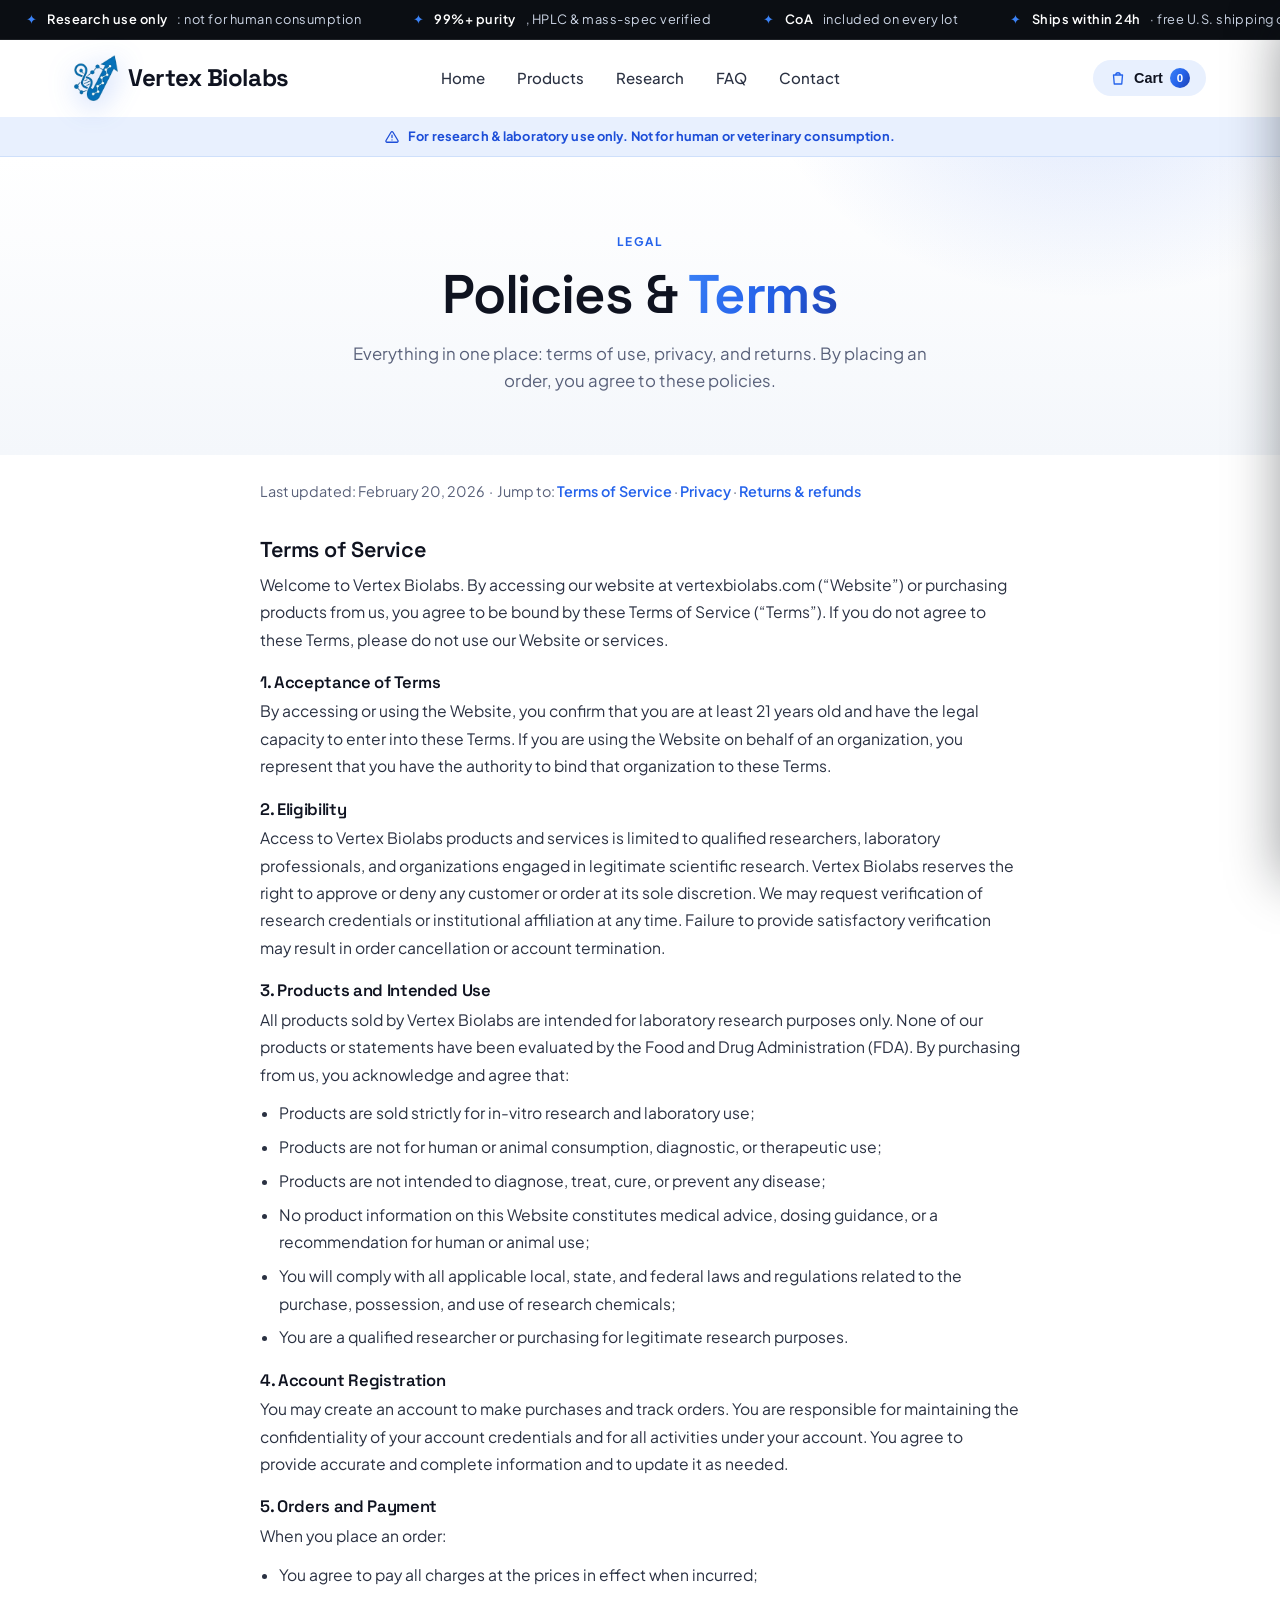
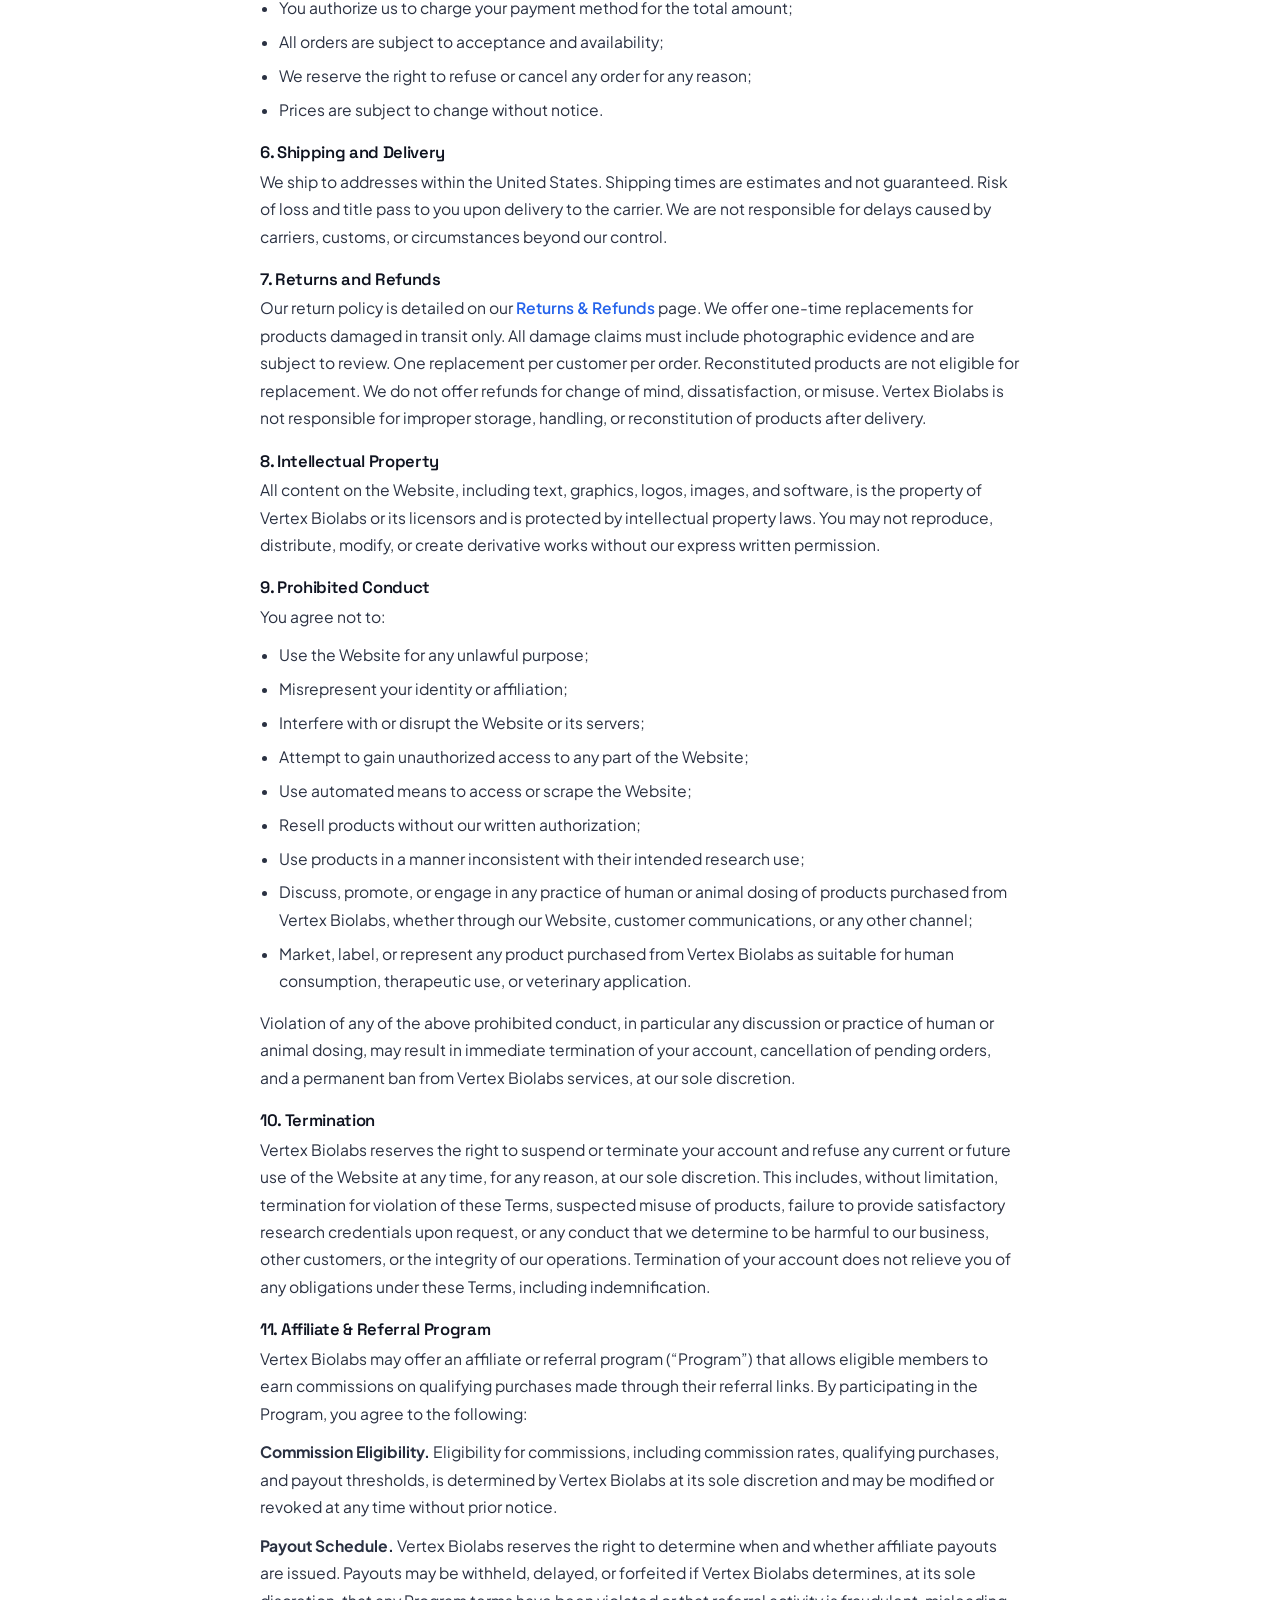
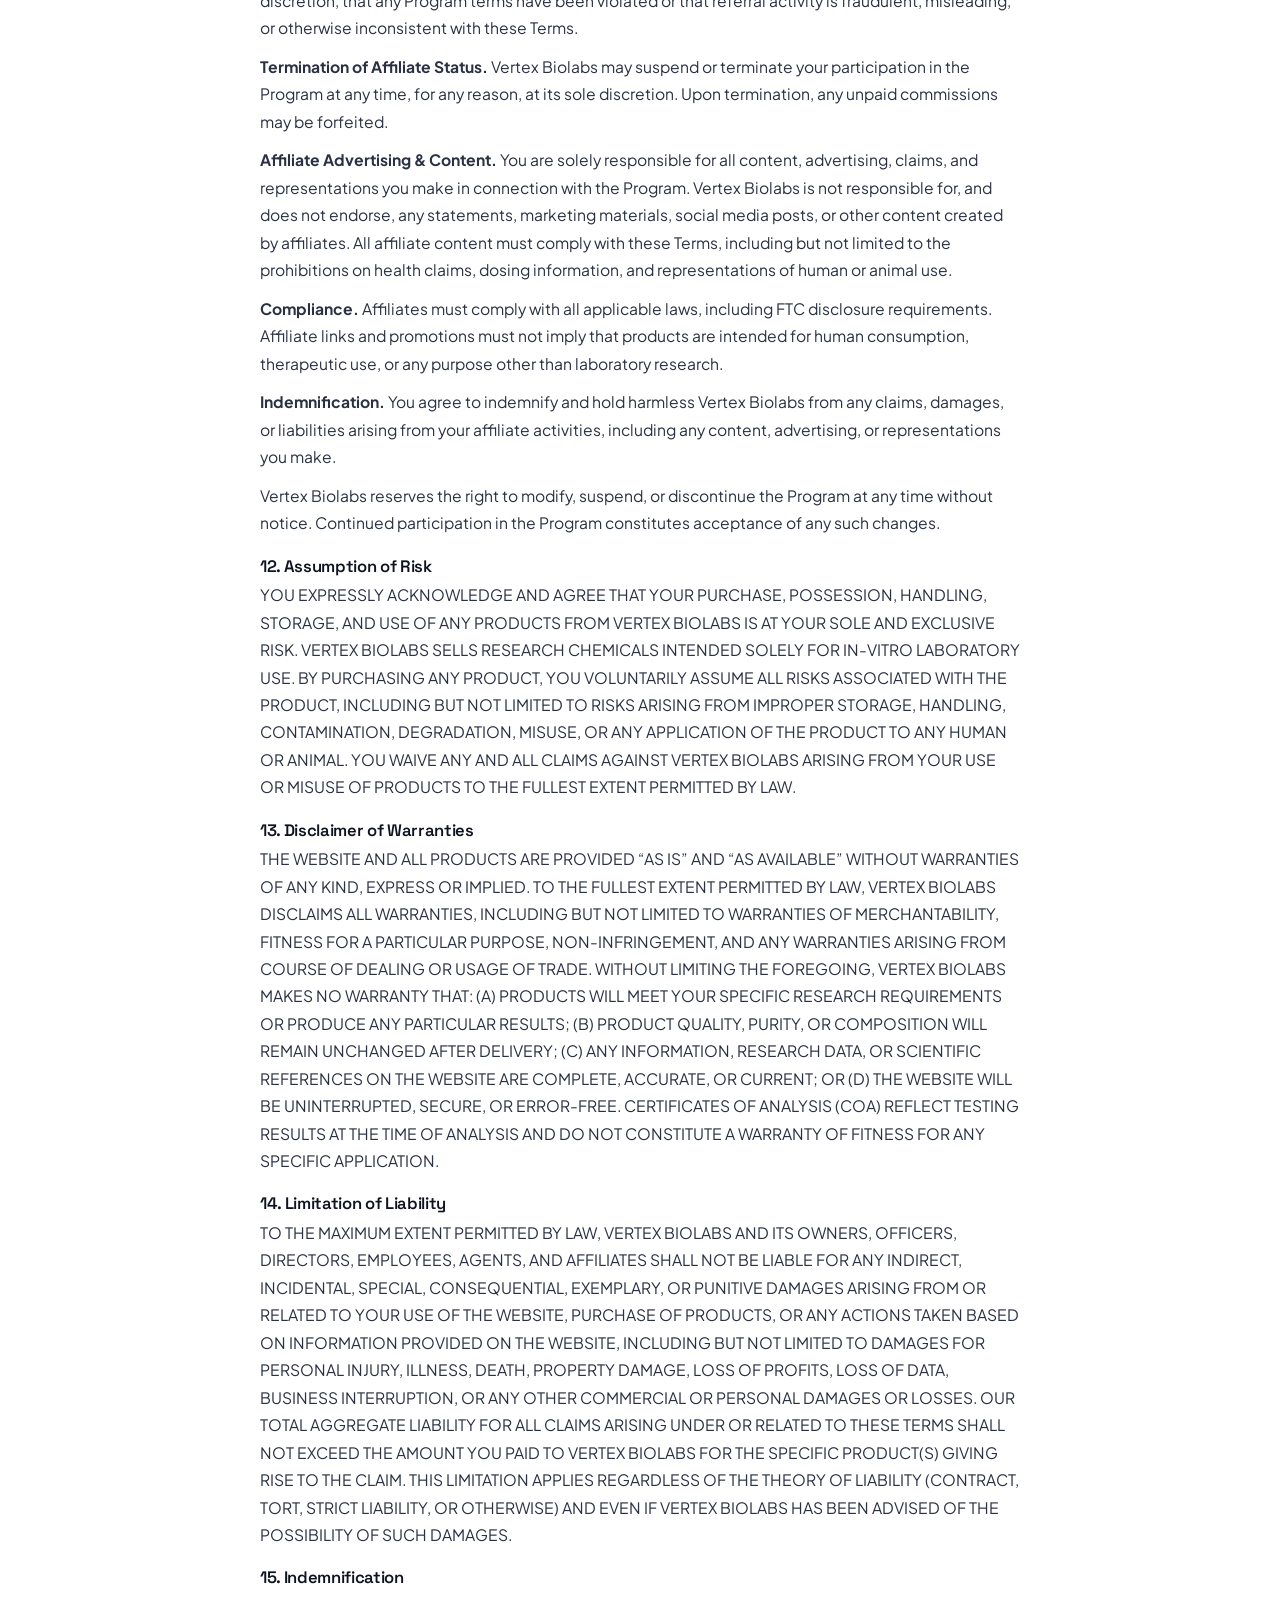
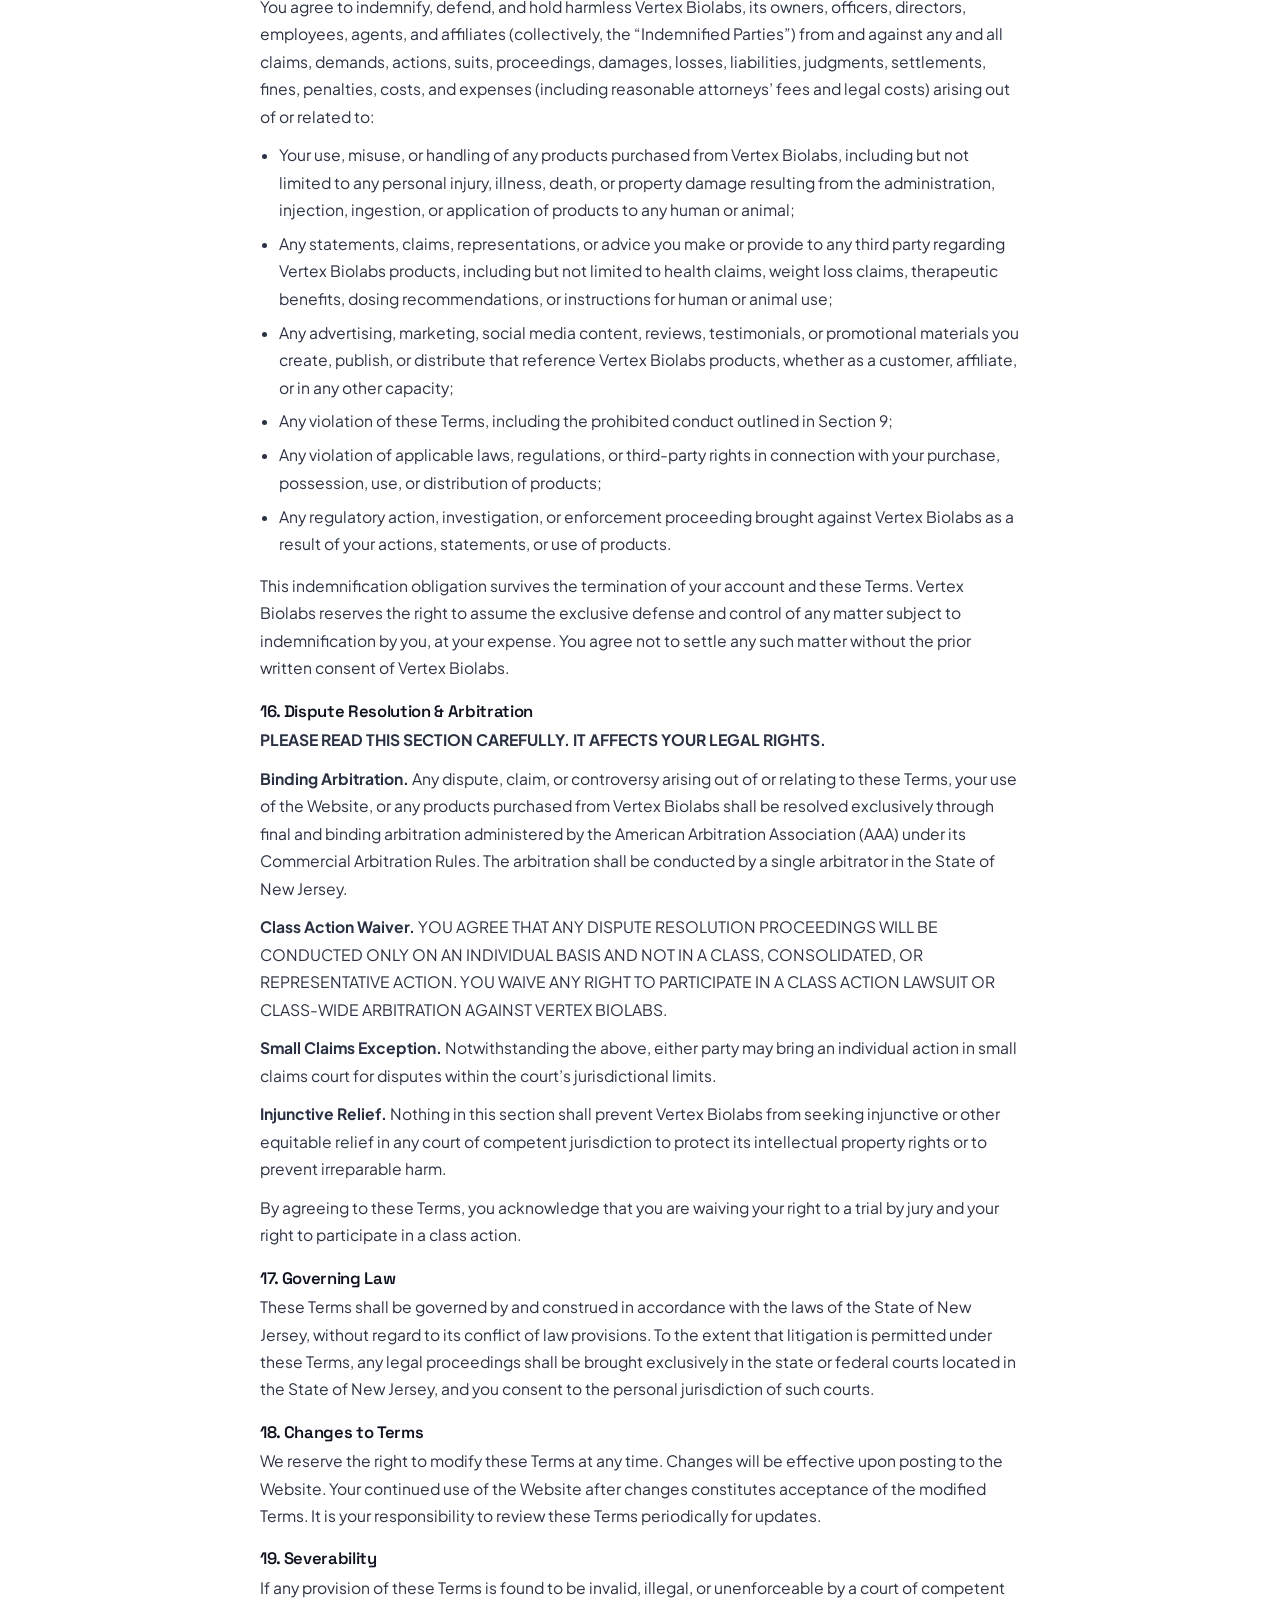
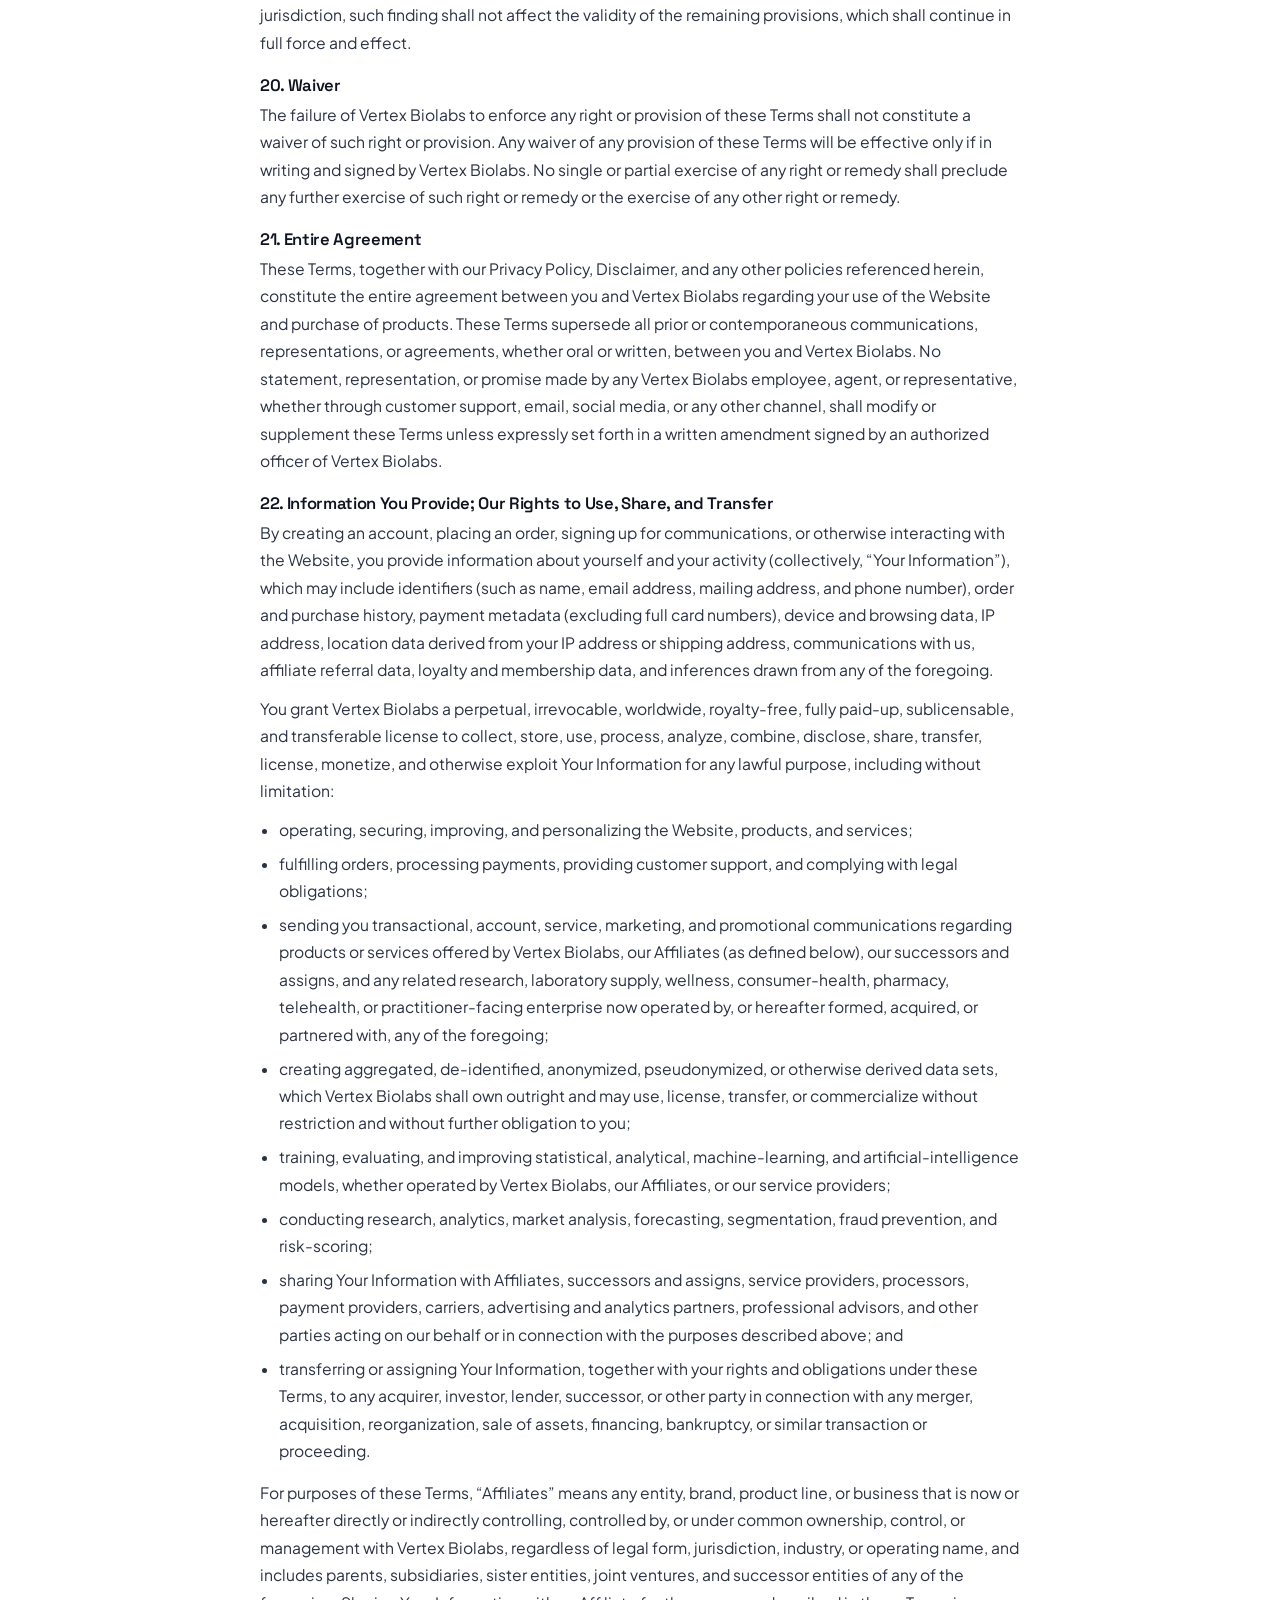
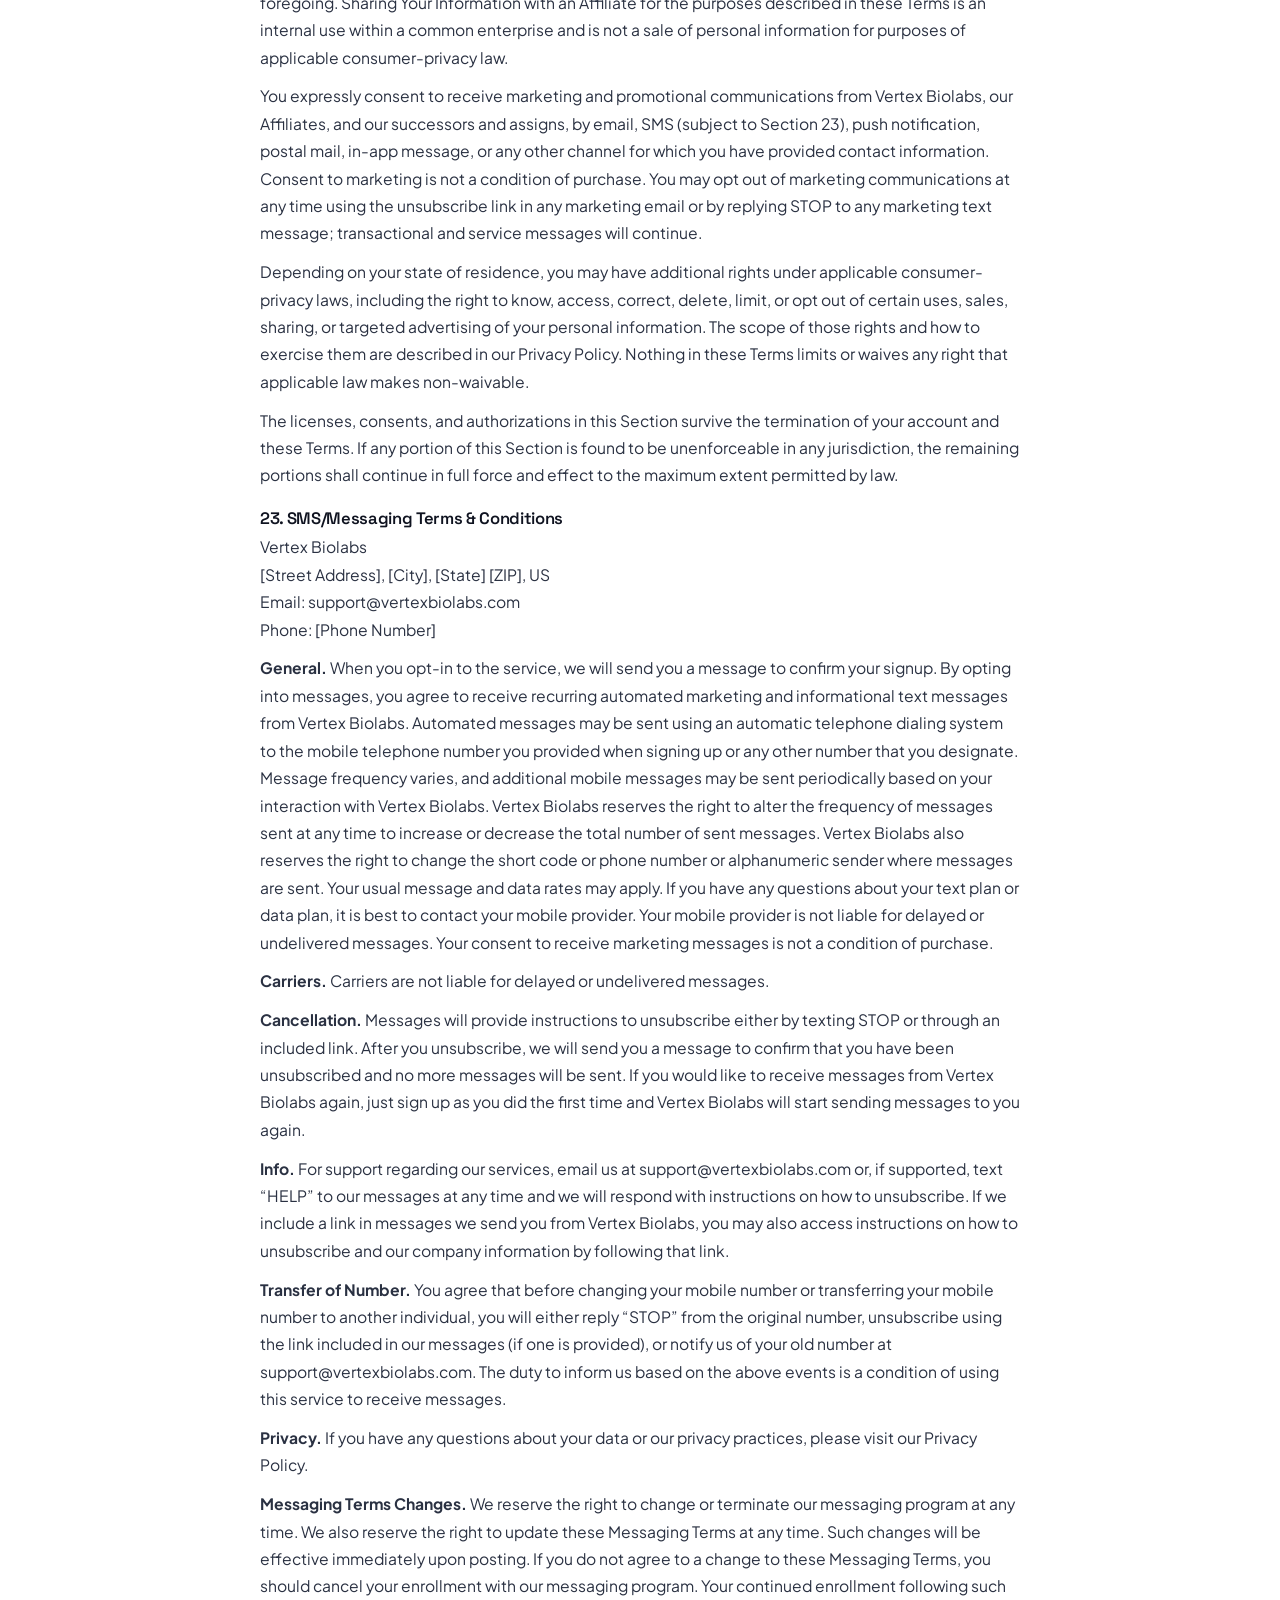
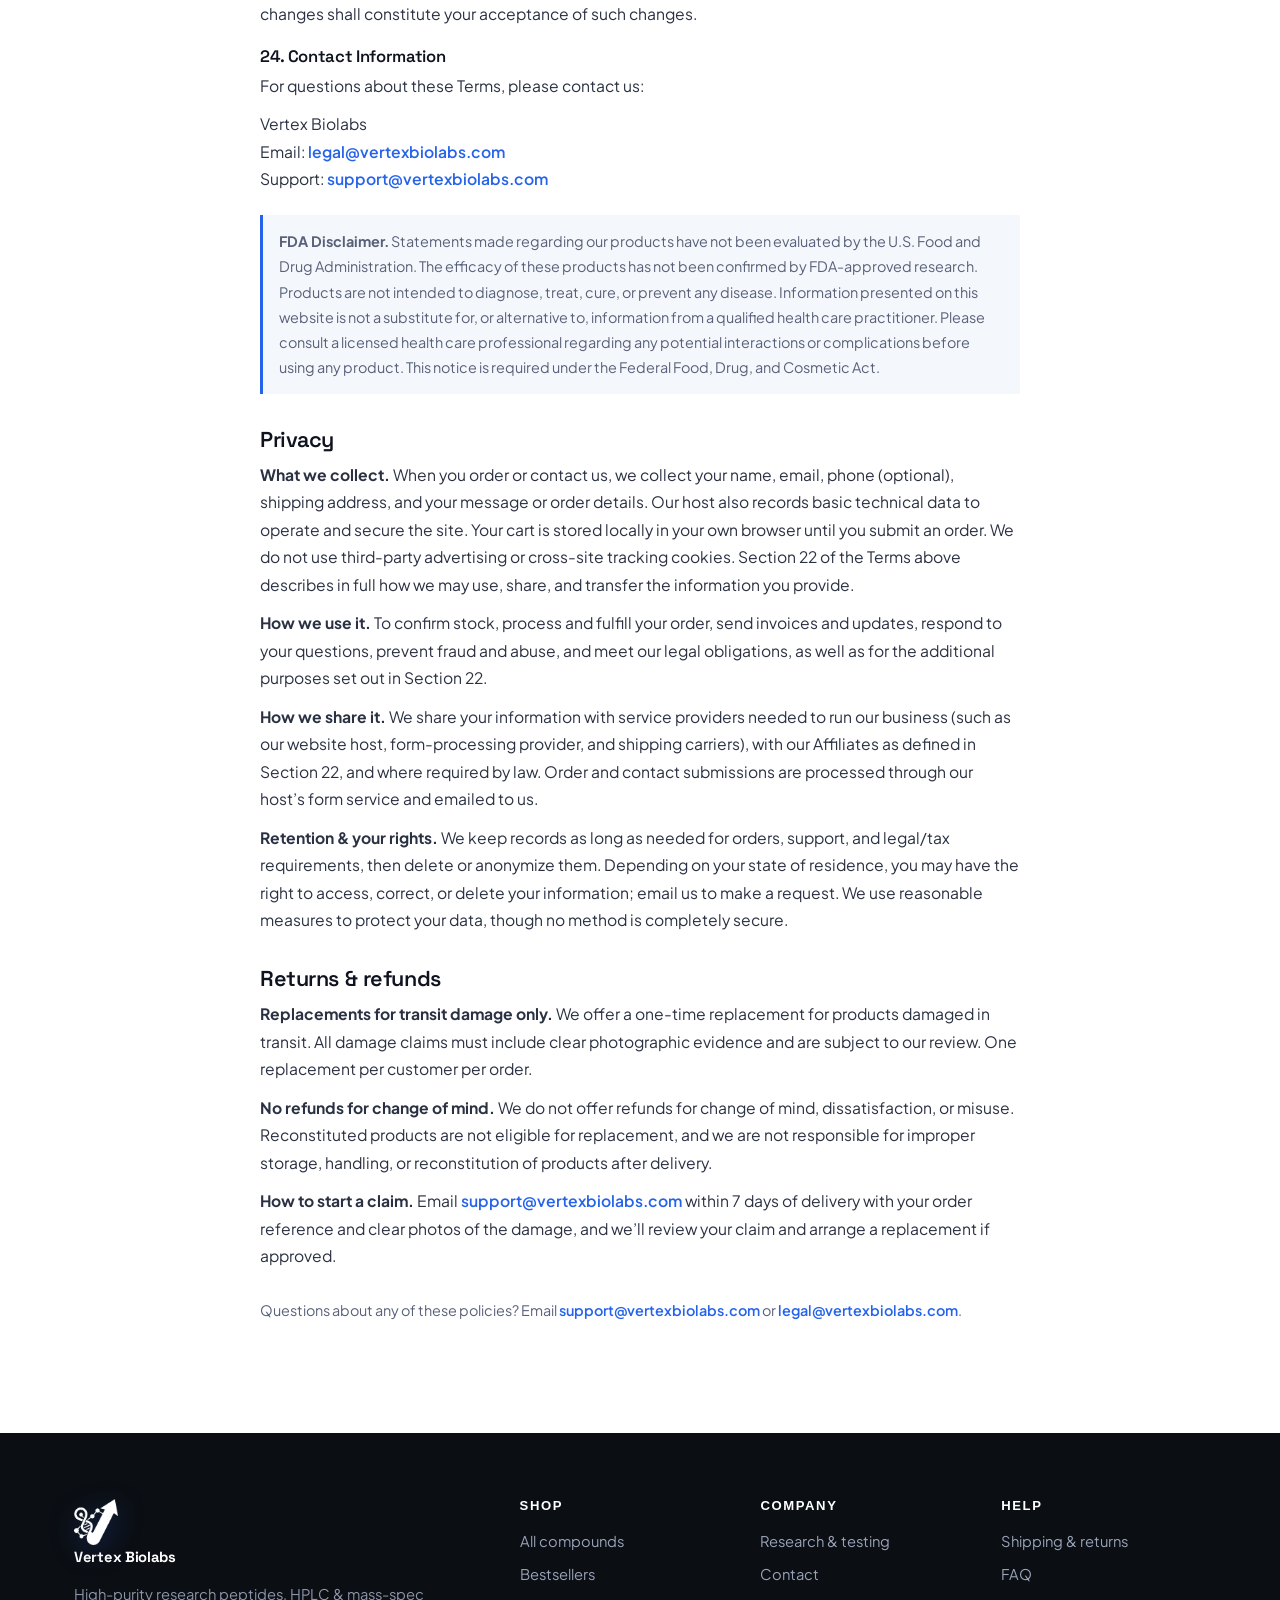
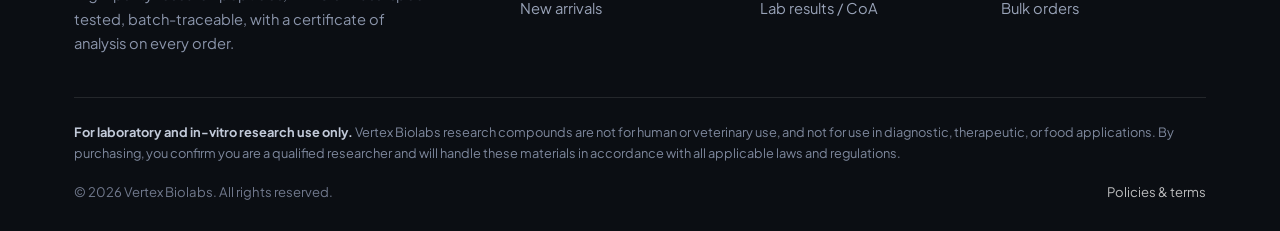
<file: policies.html>
<!DOCTYPE html>
<html lang="en">
<head>
  <meta charset="UTF-8" />
  <meta name="viewport" content="width=device-width, initial-scale=1.0" />
  <title>Policies &amp; Terms | Vertex Biolabs</title>
  <meta name="description" content="Vertex Biolabs policies in one place: terms of use, privacy, and returns &amp; refunds for research compounds sold for laboratory use only." />
  <link rel="preconnect" href="https://fonts.googleapis.com" />
  <link rel="preconnect" href="https://fonts.gstatic.com" crossorigin />
  <link href="https://fonts.googleapis.com/css2?family=Plus+Jakarta+Sans:wght@400;500;600;700;800&family=Space+Grotesk:wght@500;600;700&display=swap" rel="stylesheet" />
  <link rel="stylesheet" href="assets/css/style.css?v=13" />
  <link rel="icon" href="favicon.ico" sizes="any" />
  <link rel="icon" type="image/png" sizes="32x32" href="assets/img/favicon-32.png" />
  <link rel="apple-touch-icon" href="assets/img/apple-touch-icon.png" />
</head>
<body>

  <!-- ============ ANNOUNCEMENT MARQUEE ============ -->
  <div class="announce">
    <div class="marquee" aria-hidden="true">
      <span><b>Research use only</b>: not for human consumption</span>
      <span><b>99%+ purity</b>, HPLC &amp; mass-spec verified</span>
      <span><b>CoA</b> included on every lot</span>
      <span><b>Ships within 24h</b> &middot; free U.S. shipping over $60</span>
      <span><b>3rd-party tested</b> in U.S. labs</span>
      <span><b>Research use only</b>: not for human consumption</span>
      <span><b>99%+ purity</b>, HPLC &amp; mass-spec verified</span>
      <span><b>CoA</b> included on every lot</span>
      <span><b>Ships within 24h</b> &middot; free U.S. shipping over $60</span>
      <span><b>3rd-party tested</b> in U.S. labs</span>
    </div>
  </div>

  <!-- ============ HEADER ============ -->
  <header class="site-header">
    <div class="container nav">
      <a class="brand" href="index.html"><img class="logo-mark" src="assets/img/vertex-logo-mark.png" alt="Vertex Biolabs" /> Vertex Biolabs</a>
      <nav>
        <ul class="nav-links">
          <li><a href="index.html">Home</a></li>
          <li><a href="products.html">Products</a></li>
          <li><a href="research.html">Research</a></li>
          <li><a href="faq.html">FAQ</a></li>
          <li><a href="contact.html">Contact</a></li>
        </ul>
      </nav>
      <div class="nav-actions">
        <button class="cart-btn js-cart-open" aria-label="Open cart">
          <svg viewBox="0 0 24 24" width="18" height="18" fill="none" stroke="currentColor" stroke-width="1.8" aria-hidden="true"><path d="M6 8h12l-1 12H7L6 8z" stroke-linejoin="round"/><path d="M9 8a3 3 0 0 1 6 0"/></svg>
          Cart <span class="cart-count js-cart-count">0</span>
        </button>
        <button class="nav-toggle" aria-label="Menu"><span></span><span></span><span></span></button>
      </div>
    </div>
  </header>

  <!-- ============ RESEARCH-USE WARNING BAR ============ -->
  <div class="ruo-bar">
    <div class="container">
      <svg width="14" height="14" viewBox="0 0 24 24" fill="none" stroke="currentColor" stroke-width="2.2" aria-hidden="true"><path d="M10.3 3.9 1.8 18a2 2 0 0 0 1.7 3h17a2 2 0 0 0 1.7-3L13.7 3.9a2 2 0 0 0-3.4 0z" stroke-linejoin="round"/><path d="M12 9v4M12 17h.01" stroke-linecap="round"/></svg>
      For research &amp; laboratory use only. Not for human or veterinary consumption.
    </div>
  </div>

  <!-- ============ PAGE HERO ============ -->
  <section class="page-hero">
    <div class="container">
      <span class="eyebrow">Legal</span>
      <h1>Policies &amp; <span class="grad">Terms</span></h1>
      <p>Everything in one place: terms of use, privacy, and returns. By placing an order, you agree to these policies.</p>
    </div>
  </section>

  <!-- ============ CONTENT ============ -->
  <section style="padding-top:24px;">
    <div class="container">
      <div class="legal">
        <p class="muted-note">Last updated: February 20, 2026 &nbsp;·&nbsp; Jump to: <a href="#terms">Terms of Service</a> · <a href="#privacy">Privacy</a> · <a href="#returns">Returns &amp; refunds</a></p>

        <h2 id="terms">Terms of Service</h2>
        <p>Welcome to Vertex Biolabs. By accessing our website at vertexbiolabs.com (“Website”) or purchasing products from us, you agree to be bound by these Terms of Service (“Terms”). If you do not agree to these Terms, please do not use our Website or services.</p>

        <h3>1. Acceptance of Terms</h3>
        <p>By accessing or using the Website, you confirm that you are at least 21 years old and have the legal capacity to enter into these Terms. If you are using the Website on behalf of an organization, you represent that you have the authority to bind that organization to these Terms.</p>

        <h3>2. Eligibility</h3>
        <p>Access to Vertex Biolabs products and services is limited to qualified researchers, laboratory professionals, and organizations engaged in legitimate scientific research. Vertex Biolabs reserves the right to approve or deny any customer or order at its sole discretion. We may request verification of research credentials or institutional affiliation at any time. Failure to provide satisfactory verification may result in order cancellation or account termination.</p>

        <h3>3. Products and Intended Use</h3>
        <p>All products sold by Vertex Biolabs are intended for laboratory research purposes only. None of our products or statements have been evaluated by the Food and Drug Administration (FDA). By purchasing from us, you acknowledge and agree that:</p>
        <ul>
          <li>Products are sold strictly for in-vitro research and laboratory use;</li>
          <li>Products are not for human or animal consumption, diagnostic, or therapeutic use;</li>
          <li>Products are not intended to diagnose, treat, cure, or prevent any disease;</li>
          <li>No product information on this Website constitutes medical advice, dosing guidance, or a recommendation for human or animal use;</li>
          <li>You will comply with all applicable local, state, and federal laws and regulations related to the purchase, possession, and use of research chemicals;</li>
          <li>You are a qualified researcher or purchasing for legitimate research purposes.</li>
        </ul>

        <h3>4. Account Registration</h3>
        <p>You may create an account to make purchases and track orders. You are responsible for maintaining the confidentiality of your account credentials and for all activities under your account. You agree to provide accurate and complete information and to update it as needed.</p>

        <h3>5. Orders and Payment</h3>
        <p>When you place an order:</p>
        <ul>
          <li>You agree to pay all charges at the prices in effect when incurred;</li>
          <li>You authorize us to charge your payment method for the total amount;</li>
          <li>All orders are subject to acceptance and availability;</li>
          <li>We reserve the right to refuse or cancel any order for any reason;</li>
          <li>Prices are subject to change without notice.</li>
        </ul>

        <h3>6. Shipping and Delivery</h3>
        <p>We ship to addresses within the United States. Shipping times are estimates and not guaranteed. Risk of loss and title pass to you upon delivery to the carrier. We are not responsible for delays caused by carriers, customs, or circumstances beyond our control.</p>

        <h3>7. Returns and Refunds</h3>
        <p>Our return policy is detailed on our <a href="#returns">Returns &amp; Refunds</a> page. We offer one-time replacements for products damaged in transit only. All damage claims must include photographic evidence and are subject to review. One replacement per customer per order. Reconstituted products are not eligible for replacement. We do not offer refunds for change of mind, dissatisfaction, or misuse. Vertex Biolabs is not responsible for improper storage, handling, or reconstitution of products after delivery.</p>

        <h3>8. Intellectual Property</h3>
        <p>All content on the Website, including text, graphics, logos, images, and software, is the property of Vertex Biolabs or its licensors and is protected by intellectual property laws. You may not reproduce, distribute, modify, or create derivative works without our express written permission.</p>

        <h3>9. Prohibited Conduct</h3>
        <p>You agree not to:</p>
        <ul>
          <li>Use the Website for any unlawful purpose;</li>
          <li>Misrepresent your identity or affiliation;</li>
          <li>Interfere with or disrupt the Website or its servers;</li>
          <li>Attempt to gain unauthorized access to any part of the Website;</li>
          <li>Use automated means to access or scrape the Website;</li>
          <li>Resell products without our written authorization;</li>
          <li>Use products in a manner inconsistent with their intended research use;</li>
          <li>Discuss, promote, or engage in any practice of human or animal dosing of products purchased from Vertex Biolabs, whether through our Website, customer communications, or any other channel;</li>
          <li>Market, label, or represent any product purchased from Vertex Biolabs as suitable for human consumption, therapeutic use, or veterinary application.</li>
        </ul>
        <p>Violation of any of the above prohibited conduct, in particular any discussion or practice of human or animal dosing, may result in immediate termination of your account, cancellation of pending orders, and a permanent ban from Vertex Biolabs services, at our sole discretion.</p>

        <h3>10. Termination</h3>
        <p>Vertex Biolabs reserves the right to suspend or terminate your account and refuse any current or future use of the Website at any time, for any reason, at our sole discretion. This includes, without limitation, termination for violation of these Terms, suspected misuse of products, failure to provide satisfactory research credentials upon request, or any conduct that we determine to be harmful to our business, other customers, or the integrity of our operations. Termination of your account does not relieve you of any obligations under these Terms, including indemnification.</p>

        <h3>11. Affiliate &amp; Referral Program</h3>
        <p>Vertex Biolabs may offer an affiliate or referral program (“Program”) that allows eligible members to earn commissions on qualifying purchases made through their referral links. By participating in the Program, you agree to the following:</p>
        <p><strong>Commission Eligibility.</strong> Eligibility for commissions, including commission rates, qualifying purchases, and payout thresholds, is determined by Vertex Biolabs at its sole discretion and may be modified or revoked at any time without prior notice.</p>
        <p><strong>Payout Schedule.</strong> Vertex Biolabs reserves the right to determine when and whether affiliate payouts are issued. Payouts may be withheld, delayed, or forfeited if Vertex Biolabs determines, at its sole discretion, that any Program terms have been violated or that referral activity is fraudulent, misleading, or otherwise inconsistent with these Terms.</p>
        <p><strong>Termination of Affiliate Status.</strong> Vertex Biolabs may suspend or terminate your participation in the Program at any time, for any reason, at its sole discretion. Upon termination, any unpaid commissions may be forfeited.</p>
        <p><strong>Affiliate Advertising &amp; Content.</strong> You are solely responsible for all content, advertising, claims, and representations you make in connection with the Program. Vertex Biolabs is not responsible for, and does not endorse, any statements, marketing materials, social media posts, or other content created by affiliates. All affiliate content must comply with these Terms, including but not limited to the prohibitions on health claims, dosing information, and representations of human or animal use.</p>
        <p><strong>Compliance.</strong> Affiliates must comply with all applicable laws, including FTC disclosure requirements. Affiliate links and promotions must not imply that products are intended for human consumption, therapeutic use, or any purpose other than laboratory research.</p>
        <p><strong>Indemnification.</strong> You agree to indemnify and hold harmless Vertex Biolabs from any claims, damages, or liabilities arising from your affiliate activities, including any content, advertising, or representations you make.</p>
        <p>Vertex Biolabs reserves the right to modify, suspend, or discontinue the Program at any time without notice. Continued participation in the Program constitutes acceptance of any such changes.</p>

        <h3>12. Assumption of Risk</h3>
        <p>YOU EXPRESSLY ACKNOWLEDGE AND AGREE THAT YOUR PURCHASE, POSSESSION, HANDLING, STORAGE, AND USE OF ANY PRODUCTS FROM VERTEX BIOLABS IS AT YOUR SOLE AND EXCLUSIVE RISK. VERTEX BIOLABS SELLS RESEARCH CHEMICALS INTENDED SOLELY FOR IN-VITRO LABORATORY USE. BY PURCHASING ANY PRODUCT, YOU VOLUNTARILY ASSUME ALL RISKS ASSOCIATED WITH THE PRODUCT, INCLUDING BUT NOT LIMITED TO RISKS ARISING FROM IMPROPER STORAGE, HANDLING, CONTAMINATION, DEGRADATION, MISUSE, OR ANY APPLICATION OF THE PRODUCT TO ANY HUMAN OR ANIMAL. YOU WAIVE ANY AND ALL CLAIMS AGAINST VERTEX BIOLABS ARISING FROM YOUR USE OR MISUSE OF PRODUCTS TO THE FULLEST EXTENT PERMITTED BY LAW.</p>

        <h3>13. Disclaimer of Warranties</h3>
        <p>THE WEBSITE AND ALL PRODUCTS ARE PROVIDED “AS IS” AND “AS AVAILABLE” WITHOUT WARRANTIES OF ANY KIND, EXPRESS OR IMPLIED. TO THE FULLEST EXTENT PERMITTED BY LAW, VERTEX BIOLABS DISCLAIMS ALL WARRANTIES, INCLUDING BUT NOT LIMITED TO WARRANTIES OF MERCHANTABILITY, FITNESS FOR A PARTICULAR PURPOSE, NON-INFRINGEMENT, AND ANY WARRANTIES ARISING FROM COURSE OF DEALING OR USAGE OF TRADE. WITHOUT LIMITING THE FOREGOING, VERTEX BIOLABS MAKES NO WARRANTY THAT: (A) PRODUCTS WILL MEET YOUR SPECIFIC RESEARCH REQUIREMENTS OR PRODUCE ANY PARTICULAR RESULTS; (B) PRODUCT QUALITY, PURITY, OR COMPOSITION WILL REMAIN UNCHANGED AFTER DELIVERY; (C) ANY INFORMATION, RESEARCH DATA, OR SCIENTIFIC REFERENCES ON THE WEBSITE ARE COMPLETE, ACCURATE, OR CURRENT; OR (D) THE WEBSITE WILL BE UNINTERRUPTED, SECURE, OR ERROR-FREE. CERTIFICATES OF ANALYSIS (COA) REFLECT TESTING RESULTS AT THE TIME OF ANALYSIS AND DO NOT CONSTITUTE A WARRANTY OF FITNESS FOR ANY SPECIFIC APPLICATION.</p>

        <h3>14. Limitation of Liability</h3>
        <p>TO THE MAXIMUM EXTENT PERMITTED BY LAW, VERTEX BIOLABS AND ITS OWNERS, OFFICERS, DIRECTORS, EMPLOYEES, AGENTS, AND AFFILIATES SHALL NOT BE LIABLE FOR ANY INDIRECT, INCIDENTAL, SPECIAL, CONSEQUENTIAL, EXEMPLARY, OR PUNITIVE DAMAGES ARISING FROM OR RELATED TO YOUR USE OF THE WEBSITE, PURCHASE OF PRODUCTS, OR ANY ACTIONS TAKEN BASED ON INFORMATION PROVIDED ON THE WEBSITE, INCLUDING BUT NOT LIMITED TO DAMAGES FOR PERSONAL INJURY, ILLNESS, DEATH, PROPERTY DAMAGE, LOSS OF PROFITS, LOSS OF DATA, BUSINESS INTERRUPTION, OR ANY OTHER COMMERCIAL OR PERSONAL DAMAGES OR LOSSES. OUR TOTAL AGGREGATE LIABILITY FOR ALL CLAIMS ARISING UNDER OR RELATED TO THESE TERMS SHALL NOT EXCEED THE AMOUNT YOU PAID TO VERTEX BIOLABS FOR THE SPECIFIC PRODUCT(S) GIVING RISE TO THE CLAIM. THIS LIMITATION APPLIES REGARDLESS OF THE THEORY OF LIABILITY (CONTRACT, TORT, STRICT LIABILITY, OR OTHERWISE) AND EVEN IF VERTEX BIOLABS HAS BEEN ADVISED OF THE POSSIBILITY OF SUCH DAMAGES.</p>

        <h3>15. Indemnification</h3>
        <p>You agree to indemnify, defend, and hold harmless Vertex Biolabs, its owners, officers, directors, employees, agents, and affiliates (collectively, the “Indemnified Parties”) from and against any and all claims, demands, actions, suits, proceedings, damages, losses, liabilities, judgments, settlements, fines, penalties, costs, and expenses (including reasonable attorneys’ fees and legal costs) arising out of or related to:</p>
        <ul>
          <li>Your use, misuse, or handling of any products purchased from Vertex Biolabs, including but not limited to any personal injury, illness, death, or property damage resulting from the administration, injection, ingestion, or application of products to any human or animal;</li>
          <li>Any statements, claims, representations, or advice you make or provide to any third party regarding Vertex Biolabs products, including but not limited to health claims, weight loss claims, therapeutic benefits, dosing recommendations, or instructions for human or animal use;</li>
          <li>Any advertising, marketing, social media content, reviews, testimonials, or promotional materials you create, publish, or distribute that reference Vertex Biolabs products, whether as a customer, affiliate, or in any other capacity;</li>
          <li>Any violation of these Terms, including the prohibited conduct outlined in Section 9;</li>
          <li>Any violation of applicable laws, regulations, or third-party rights in connection with your purchase, possession, use, or distribution of products;</li>
          <li>Any regulatory action, investigation, or enforcement proceeding brought against Vertex Biolabs as a result of your actions, statements, or use of products.</li>
        </ul>
        <p>This indemnification obligation survives the termination of your account and these Terms. Vertex Biolabs reserves the right to assume the exclusive defense and control of any matter subject to indemnification by you, at your expense. You agree not to settle any such matter without the prior written consent of Vertex Biolabs.</p>

        <h3>16. Dispute Resolution &amp; Arbitration</h3>
        <p><strong>PLEASE READ THIS SECTION CAREFULLY. IT AFFECTS YOUR LEGAL RIGHTS.</strong></p>
        <p><strong>Binding Arbitration.</strong> Any dispute, claim, or controversy arising out of or relating to these Terms, your use of the Website, or any products purchased from Vertex Biolabs shall be resolved exclusively through final and binding arbitration administered by the American Arbitration Association (AAA) under its Commercial Arbitration Rules. The arbitration shall be conducted by a single arbitrator in the State of New Jersey.</p>
        <p><strong>Class Action Waiver.</strong> YOU AGREE THAT ANY DISPUTE RESOLUTION PROCEEDINGS WILL BE CONDUCTED ONLY ON AN INDIVIDUAL BASIS AND NOT IN A CLASS, CONSOLIDATED, OR REPRESENTATIVE ACTION. YOU WAIVE ANY RIGHT TO PARTICIPATE IN A CLASS ACTION LAWSUIT OR CLASS-WIDE ARBITRATION AGAINST VERTEX BIOLABS.</p>
        <p><strong>Small Claims Exception.</strong> Notwithstanding the above, either party may bring an individual action in small claims court for disputes within the court’s jurisdictional limits.</p>
        <p><strong>Injunctive Relief.</strong> Nothing in this section shall prevent Vertex Biolabs from seeking injunctive or other equitable relief in any court of competent jurisdiction to protect its intellectual property rights or to prevent irreparable harm.</p>
        <p>By agreeing to these Terms, you acknowledge that you are waiving your right to a trial by jury and your right to participate in a class action.</p>

        <h3>17. Governing Law</h3>
        <p>These Terms shall be governed by and construed in accordance with the laws of the State of New Jersey, without regard to its conflict of law provisions. To the extent that litigation is permitted under these Terms, any legal proceedings shall be brought exclusively in the state or federal courts located in the State of New Jersey, and you consent to the personal jurisdiction of such courts.</p>

        <h3>18. Changes to Terms</h3>
        <p>We reserve the right to modify these Terms at any time. Changes will be effective upon posting to the Website. Your continued use of the Website after changes constitutes acceptance of the modified Terms. It is your responsibility to review these Terms periodically for updates.</p>

        <h3>19. Severability</h3>
        <p>If any provision of these Terms is found to be invalid, illegal, or unenforceable by a court of competent jurisdiction, such finding shall not affect the validity of the remaining provisions, which shall continue in full force and effect.</p>

        <h3>20. Waiver</h3>
        <p>The failure of Vertex Biolabs to enforce any right or provision of these Terms shall not constitute a waiver of such right or provision. Any waiver of any provision of these Terms will be effective only if in writing and signed by Vertex Biolabs. No single or partial exercise of any right or remedy shall preclude any further exercise of such right or remedy or the exercise of any other right or remedy.</p>

        <h3>21. Entire Agreement</h3>
        <p>These Terms, together with our Privacy Policy, Disclaimer, and any other policies referenced herein, constitute the entire agreement between you and Vertex Biolabs regarding your use of the Website and purchase of products. These Terms supersede all prior or contemporaneous communications, representations, or agreements, whether oral or written, between you and Vertex Biolabs. No statement, representation, or promise made by any Vertex Biolabs employee, agent, or representative, whether through customer support, email, social media, or any other channel, shall modify or supplement these Terms unless expressly set forth in a written amendment signed by an authorized officer of Vertex Biolabs.</p>

        <h3>22. Information You Provide; Our Rights to Use, Share, and Transfer</h3>
        <p>By creating an account, placing an order, signing up for communications, or otherwise interacting with the Website, you provide information about yourself and your activity (collectively, “Your Information”), which may include identifiers (such as name, email address, mailing address, and phone number), order and purchase history, payment metadata (excluding full card numbers), device and browsing data, IP address, location data derived from your IP address or shipping address, communications with us, affiliate referral data, loyalty and membership data, and inferences drawn from any of the foregoing.</p>
        <p>You grant Vertex Biolabs a perpetual, irrevocable, worldwide, royalty-free, fully paid-up, sublicensable, and transferable license to collect, store, use, process, analyze, combine, disclose, share, transfer, license, monetize, and otherwise exploit Your Information for any lawful purpose, including without limitation:</p>
        <ul>
          <li>operating, securing, improving, and personalizing the Website, products, and services;</li>
          <li>fulfilling orders, processing payments, providing customer support, and complying with legal obligations;</li>
          <li>sending you transactional, account, service, marketing, and promotional communications regarding products or services offered by Vertex Biolabs, our Affiliates (as defined below), our successors and assigns, and any related research, laboratory supply, wellness, consumer-health, pharmacy, telehealth, or practitioner-facing enterprise now operated by, or hereafter formed, acquired, or partnered with, any of the foregoing;</li>
          <li>creating aggregated, de-identified, anonymized, pseudonymized, or otherwise derived data sets, which Vertex Biolabs shall own outright and may use, license, transfer, or commercialize without restriction and without further obligation to you;</li>
          <li>training, evaluating, and improving statistical, analytical, machine-learning, and artificial-intelligence models, whether operated by Vertex Biolabs, our Affiliates, or our service providers;</li>
          <li>conducting research, analytics, market analysis, forecasting, segmentation, fraud prevention, and risk-scoring;</li>
          <li>sharing Your Information with Affiliates, successors and assigns, service providers, processors, payment providers, carriers, advertising and analytics partners, professional advisors, and other parties acting on our behalf or in connection with the purposes described above; and</li>
          <li>transferring or assigning Your Information, together with your rights and obligations under these Terms, to any acquirer, investor, lender, successor, or other party in connection with any merger, acquisition, reorganization, sale of assets, financing, bankruptcy, or similar transaction or proceeding.</li>
        </ul>
        <p>For purposes of these Terms, “Affiliates” means any entity, brand, product line, or business that is now or hereafter directly or indirectly controlling, controlled by, or under common ownership, control, or management with Vertex Biolabs, regardless of legal form, jurisdiction, industry, or operating name, and includes parents, subsidiaries, sister entities, joint ventures, and successor entities of any of the foregoing. Sharing Your Information with an Affiliate for the purposes described in these Terms is an internal use within a common enterprise and is not a sale of personal information for purposes of applicable consumer-privacy law.</p>
        <p>You expressly consent to receive marketing and promotional communications from Vertex Biolabs, our Affiliates, and our successors and assigns, by email, SMS (subject to Section 23), push notification, postal mail, in-app message, or any other channel for which you have provided contact information. Consent to marketing is not a condition of purchase. You may opt out of marketing communications at any time using the unsubscribe link in any marketing email or by replying STOP to any marketing text message; transactional and service messages will continue.</p>
        <p>Depending on your state of residence, you may have additional rights under applicable consumer-privacy laws, including the right to know, access, correct, delete, limit, or opt out of certain uses, sales, sharing, or targeted advertising of your personal information. The scope of those rights and how to exercise them are described in our Privacy Policy. Nothing in these Terms limits or waives any right that applicable law makes non-waivable.</p>
        <p>The licenses, consents, and authorizations in this Section survive the termination of your account and these Terms. If any portion of this Section is found to be unenforceable in any jurisdiction, the remaining portions shall continue in full force and effect to the maximum extent permitted by law.</p>

        <h3>23. SMS/Messaging Terms &amp; Conditions</h3>
        <p>Vertex Biolabs<br />[Street Address], [City], [State] [ZIP], US<br />Email: support@vertexbiolabs.com<br />Phone: [Phone Number]</p>
        <p><strong>General.</strong> When you opt-in to the service, we will send you a message to confirm your signup. By opting into messages, you agree to receive recurring automated marketing and informational text messages from Vertex Biolabs. Automated messages may be sent using an automatic telephone dialing system to the mobile telephone number you provided when signing up or any other number that you designate. Message frequency varies, and additional mobile messages may be sent periodically based on your interaction with Vertex Biolabs. Vertex Biolabs reserves the right to alter the frequency of messages sent at any time to increase or decrease the total number of sent messages. Vertex Biolabs also reserves the right to change the short code or phone number or alphanumeric sender where messages are sent. Your usual message and data rates may apply. If you have any questions about your text plan or data plan, it is best to contact your mobile provider. Your mobile provider is not liable for delayed or undelivered messages. Your consent to receive marketing messages is not a condition of purchase.</p>
        <p><strong>Carriers.</strong> Carriers are not liable for delayed or undelivered messages.</p>
        <p><strong>Cancellation.</strong> Messages will provide instructions to unsubscribe either by texting STOP or through an included link. After you unsubscribe, we will send you a message to confirm that you have been unsubscribed and no more messages will be sent. If you would like to receive messages from Vertex Biolabs again, just sign up as you did the first time and Vertex Biolabs will start sending messages to you again.</p>
        <p><strong>Info.</strong> For support regarding our services, email us at support@vertexbiolabs.com or, if supported, text “HELP” to our messages at any time and we will respond with instructions on how to unsubscribe. If we include a link in messages we send you from Vertex Biolabs, you may also access instructions on how to unsubscribe and our company information by following that link.</p>
        <p><strong>Transfer of Number.</strong> You agree that before changing your mobile number or transferring your mobile number to another individual, you will either reply “STOP” from the original number, unsubscribe using the link included in our messages (if one is provided), or notify us of your old number at support@vertexbiolabs.com. The duty to inform us based on the above events is a condition of using this service to receive messages.</p>
        <p><strong>Privacy.</strong> If you have any questions about your data or our privacy practices, please visit our Privacy Policy.</p>
        <p><strong>Messaging Terms Changes.</strong> We reserve the right to change or terminate our messaging program at any time. We also reserve the right to update these Messaging Terms at any time. Such changes will be effective immediately upon posting. If you do not agree to a change to these Messaging Terms, you should cancel your enrollment with our messaging program. Your continued enrollment following such changes shall constitute your acceptance of such changes.</p>

        <h3>24. Contact Information</h3>
        <p>For questions about these Terms, please contact us:</p>
        <p>Vertex Biolabs<br />Email: <a href="mailto:legal@vertexbiolabs.com">legal@vertexbiolabs.com</a><br />Support: <a href="mailto:support@vertexbiolabs.com">support@vertexbiolabs.com</a></p>

        <p class="muted-note" style="margin-top:1.4rem; padding:14px 16px; border-left:3px solid var(--gold, #d9a40a); background:var(--paper);"><strong>FDA Disclaimer.</strong> Statements made regarding our products have not been evaluated by the U.S. Food and Drug Administration. The efficacy of these products has not been confirmed by FDA-approved research. Products are not intended to diagnose, treat, cure, or prevent any disease. Information presented on this website is not a substitute for, or alternative to, information from a qualified health care practitioner. Please consult a licensed health care professional regarding any potential interactions or complications before using any product. This notice is required under the Federal Food, Drug, and Cosmetic Act.</p>

        <h2 id="privacy">Privacy</h2>
        <p><strong>What we collect.</strong> When you order or contact us, we collect your name, email, phone (optional), shipping address, and your message or order details. Our host also records basic technical data to operate and secure the site. Your cart is stored locally in your own browser until you submit an order. We do not use third-party advertising or cross-site tracking cookies. Section 22 of the Terms above describes in full how we may use, share, and transfer the information you provide.</p>
        <p><strong>How we use it.</strong> To confirm stock, process and fulfill your order, send invoices and updates, respond to your questions, prevent fraud and abuse, and meet our legal obligations, as well as for the additional purposes set out in Section 22.</p>
        <p><strong>How we share it.</strong> We share your information with service providers needed to run our business (such as our website host, form-processing provider, and shipping carriers), with our Affiliates as defined in Section 22, and where required by law. Order and contact submissions are processed through our host’s form service and emailed to us.</p>
        <p><strong>Retention &amp; your rights.</strong> We keep records as long as needed for orders, support, and legal/tax requirements, then delete or anonymize them. Depending on your state of residence, you may have the right to access, correct, or delete your information; email us to make a request. We use reasonable measures to protect your data, though no method is completely secure.</p>

        <h2 id="returns">Returns &amp; refunds</h2>
        <p><strong>Replacements for transit damage only.</strong> We offer a one-time replacement for products damaged in transit. All damage claims must include clear photographic evidence and are subject to our review. One replacement per customer per order.</p>
        <p><strong>No refunds for change of mind.</strong> We do not offer refunds for change of mind, dissatisfaction, or misuse. Reconstituted products are not eligible for replacement, and we are not responsible for improper storage, handling, or reconstitution of products after delivery.</p>
        <p><strong>How to start a claim.</strong> Email <a href="mailto:support@vertexbiolabs.com">support@vertexbiolabs.com</a> within 7 days of delivery with your order reference and clear photos of the damage, and we’ll review your claim and arrange a replacement if approved.</p>

        <p class="muted-note" style="margin-top:1.8rem;">Questions about any of these policies? Email <a href="mailto:support@vertexbiolabs.com">support@vertexbiolabs.com</a> or <a href="mailto:legal@vertexbiolabs.com">legal@vertexbiolabs.com</a>.</p>
      </div>
    </div>
  </section>

  <!-- ============ FOOTER ============ -->
  <footer class="site-footer">
    <div class="container">
      <div class="footer-grid">
        <div class="footer-brand"><a class="brand" href="index.html" style="color:#fff;"><img class="logo-mark" src="assets/img/vertex-logo-mark-light.png" alt="Vertex Biolabs" /> Vertex Biolabs</a><p>High-purity research peptides, HPLC &amp; mass-spec tested, batch-traceable, with a certificate of analysis on every order.</p></div>
        <div><h4>Shop</h4><a href="products.html">All compounds</a><a href="products.html">Bestsellers</a><a href="products.html">New arrivals</a></div>
        <div><h4>Company</h4><a href="research.html">Research &amp; testing</a><a href="contact.html">Contact</a><a href="research.html">Lab results / CoA</a></div>
        <div><h4>Help</h4><a href="policies.html#returns">Shipping &amp; returns</a><a href="faq.html">FAQ</a><a href="contact.html">Bulk orders</a></div>
      </div>
      <div class="disclaimer"><strong>For laboratory and in-vitro research use only.</strong> Vertex Biolabs research compounds are not for human or veterinary use, and not for use in diagnostic, therapeutic, or food applications. By purchasing, you confirm you are a qualified researcher and will handle these materials in accordance with all applicable laws and regulations.</div>
      <div class="footer-bottom"><span>© <span data-year>2026</span> Vertex Biolabs. All rights reserved.</span><span class="footer-legal"><a href="policies.html">Policies &amp; terms</a></span></div>
    </div>
  </footer>

  <script src="assets/js/main.js?v=8"></script>
</body>
</html>
</file>
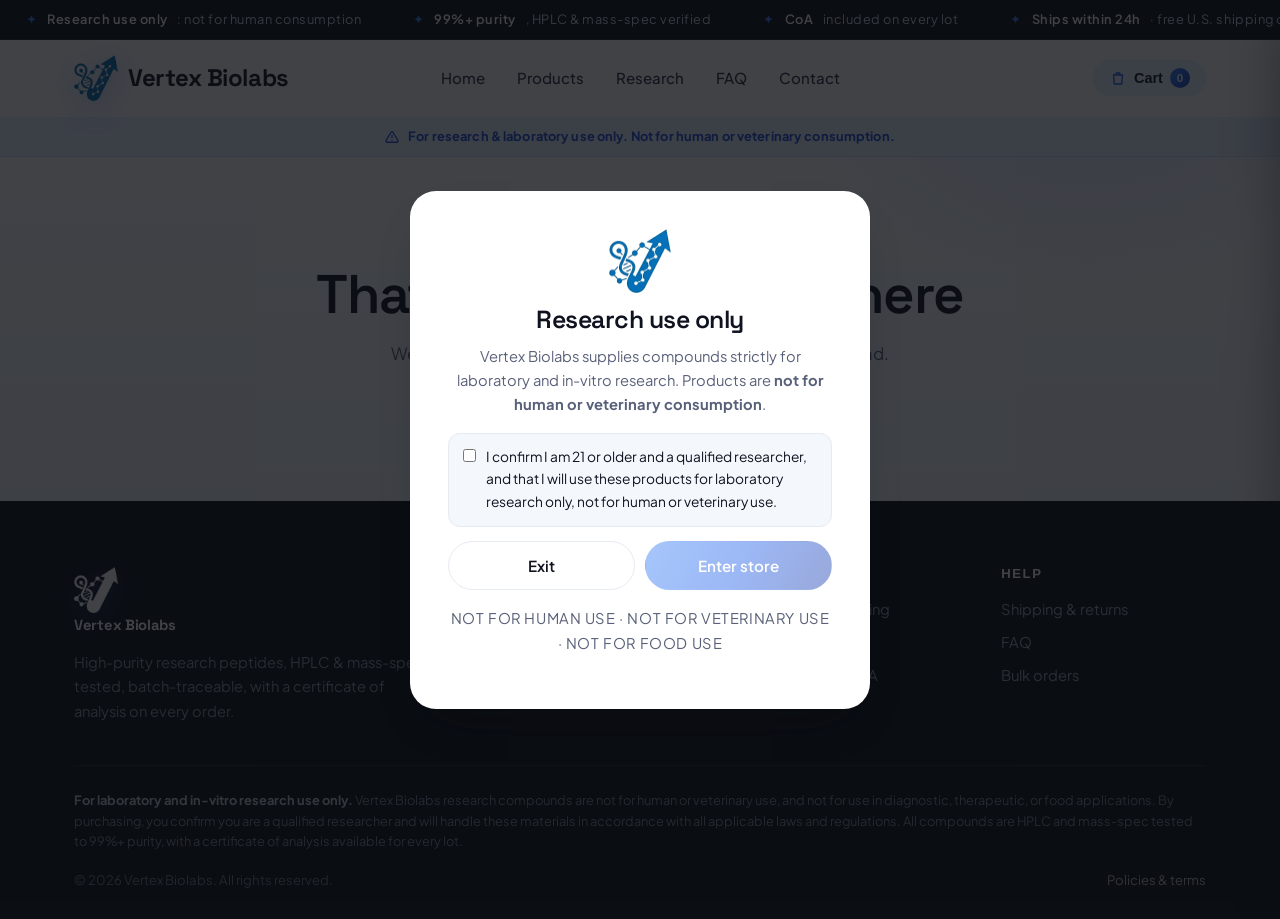
<file: product.html>
<!DOCTYPE html>
<html lang="en">
<head>
  <meta charset="UTF-8" />
  <meta name="viewport" content="width=device-width, initial-scale=1.0" />
  <title>Compound | Vertex Biolabs</title>
  <meta name="description" content="High-purity research peptide from Vertex Biolabs: compound details, certificate of analysis, storage &amp; stability. For laboratory research use only." />
  <link rel="preconnect" href="https://fonts.googleapis.com" />
  <link rel="preconnect" href="https://fonts.gstatic.com" crossorigin />
  <link href="https://fonts.googleapis.com/css2?family=Plus+Jakarta+Sans:wght@400;500;600;700;800&family=Space+Grotesk:wght@500;600;700&display=swap" rel="stylesheet" />
  <link rel="stylesheet" href="assets/css/style.css?v=13" />
  <link rel="icon" href="favicon.ico" sizes="any" />
  <link rel="icon" type="image/png" sizes="32x32" href="assets/img/favicon-32.png" />
  <link rel="apple-touch-icon" href="assets/img/apple-touch-icon.png" />
</head>
<body>

  <!-- ============ RESEARCH-USE GATE ============ -->
  <div class="ruo-gate" id="ruo-gate">
    <div class="ruo-card">
      <img class="logo-mark" src="assets/img/vertex-logo-mark.png" alt="Vertex Biolabs" />
      <h2>Research use only</h2>
      <p>Vertex Biolabs supplies compounds strictly for laboratory and in-vitro research. Products are <strong>not for human or veterinary consumption</strong>.</p>
      <label class="ruo-check" for="ruo-confirm">
        <input type="checkbox" id="ruo-confirm" />
        <span>I confirm I am 21 or older and a qualified researcher, and that I will use these products for laboratory research only, not for human or veterinary use.</span>
      </label>
      <div class="ruo-actions">
        <button class="btn btn-outline" type="button" data-ruo-exit>Exit</button>
        <button class="btn btn-primary" type="button" data-ruo-enter disabled>Enter store</button>
      </div>
      <p class="ruo-fine">Not for human use · Not for veterinary use · Not for food use</p>
    </div>
  </div>

  <!-- ============ ANNOUNCEMENT MARQUEE ============ -->
  <div class="announce">
    <div class="marquee" aria-hidden="true">
      <span><b>Research use only</b>: not for human consumption</span>
      <span><b>99%+ purity</b>, HPLC &amp; mass-spec verified</span>
      <span><b>CoA</b> included on every lot</span>
      <span><b>Ships within 24h</b> &middot; free U.S. shipping over $60</span>
      <span><b>3rd-party tested</b> in U.S. labs</span>
      <span><b>Research use only</b>: not for human consumption</span>
      <span><b>99%+ purity</b>, HPLC &amp; mass-spec verified</span>
      <span><b>CoA</b> included on every lot</span>
      <span><b>Ships within 24h</b> &middot; free U.S. shipping over $60</span>
      <span><b>3rd-party tested</b> in U.S. labs</span>
    </div>
  </div>

  <!-- ============ HEADER ============ -->
  <header class="site-header">
    <div class="container nav">
      <a class="brand" href="index.html"><img class="logo-mark" src="assets/img/vertex-logo-mark.png" alt="Vertex Biolabs" /> Vertex Biolabs</a>
      <nav>
        <ul class="nav-links">
          <li><a href="index.html">Home</a></li>
          <li><a href="products.html">Products</a></li>
          <li><a href="research.html">Research</a></li>
          <li><a href="faq.html">FAQ</a></li>
          <li><a href="contact.html">Contact</a></li>
        </ul>
      </nav>
      <div class="nav-actions">
        <button class="cart-btn js-cart-open" aria-label="Open cart">
          <svg viewBox="0 0 24 24" width="18" height="18" fill="none" stroke="currentColor" stroke-width="1.8" aria-hidden="true"><path d="M6 8h12l-1 12H7L6 8z" stroke-linejoin="round"/><path d="M9 8a3 3 0 0 1 6 0"/></svg>
          Cart <span class="cart-count js-cart-count">0</span>
        </button>
        <button class="nav-toggle" aria-label="Menu"><span></span><span></span><span></span></button>
      </div>
    </div>
  </header>

  <!-- ============ RESEARCH-USE WARNING BAR ============ -->
  <div class="ruo-bar">
    <div class="container">
      <svg width="14" height="14" viewBox="0 0 24 24" fill="none" stroke="currentColor" stroke-width="2.2" aria-hidden="true"><path d="M10.3 3.9 1.8 18a2 2 0 0 0 1.7 3h17a2 2 0 0 0 1.7-3L13.7 3.9a2 2 0 0 0-3.4 0z" stroke-linejoin="round"/><path d="M12 9v4M12 17h.01" stroke-linecap="round"/></svg>
      For research &amp; laboratory use only. Not for human or veterinary consumption.
    </div>
  </div>

  <!-- ============ PRODUCT (rendered by products.js) ============ -->
  <main id="product-root"></main>

  <!-- ============ FOOTER ============ -->
  <footer class="site-footer">
    <div class="container">
      <div class="footer-grid">
        <div class="footer-brand"><a class="brand" href="index.html" style="color:#fff;"><img class="logo-mark" src="assets/img/vertex-logo-mark-light.png" alt="Vertex Biolabs" /> Vertex Biolabs</a><p>High-purity research peptides, HPLC &amp; mass-spec tested, batch-traceable, with a certificate of analysis on every order.</p></div>
        <div><h4>Shop</h4><a href="products.html">All compounds</a><a href="products.html">Bestsellers</a><a href="products.html">New arrivals</a></div>
        <div><h4>Company</h4><a href="research.html">Research &amp; testing</a><a href="contact.html">Contact</a><a href="research.html">Lab results / CoA</a></div>
        <div><h4>Help</h4><a href="policies.html#returns">Shipping &amp; returns</a><a href="faq.html">FAQ</a><a href="contact.html">Bulk orders</a></div>
      </div>
      <div class="disclaimer"><strong>For laboratory and in-vitro research use only.</strong> Vertex Biolabs research compounds are not for human or veterinary use, and not for use in diagnostic, therapeutic, or food applications. By purchasing, you confirm you are a qualified researcher and will handle these materials in accordance with all applicable laws and regulations. All compounds are HPLC and mass-spec tested to 99%+ purity, with a certificate of analysis available for every lot.</div>
      <div class="footer-bottom"><span>© <span data-year>2026</span> Vertex Biolabs. All rights reserved.</span><span class="footer-legal"><a href="policies.html">Policies &amp; terms</a></span></div>
    </div>
  </footer>

  <script src="assets/js/main.js?v=8"></script>
  <script src="assets/js/products.js?v=8"></script>
</body>
</html>
</file>
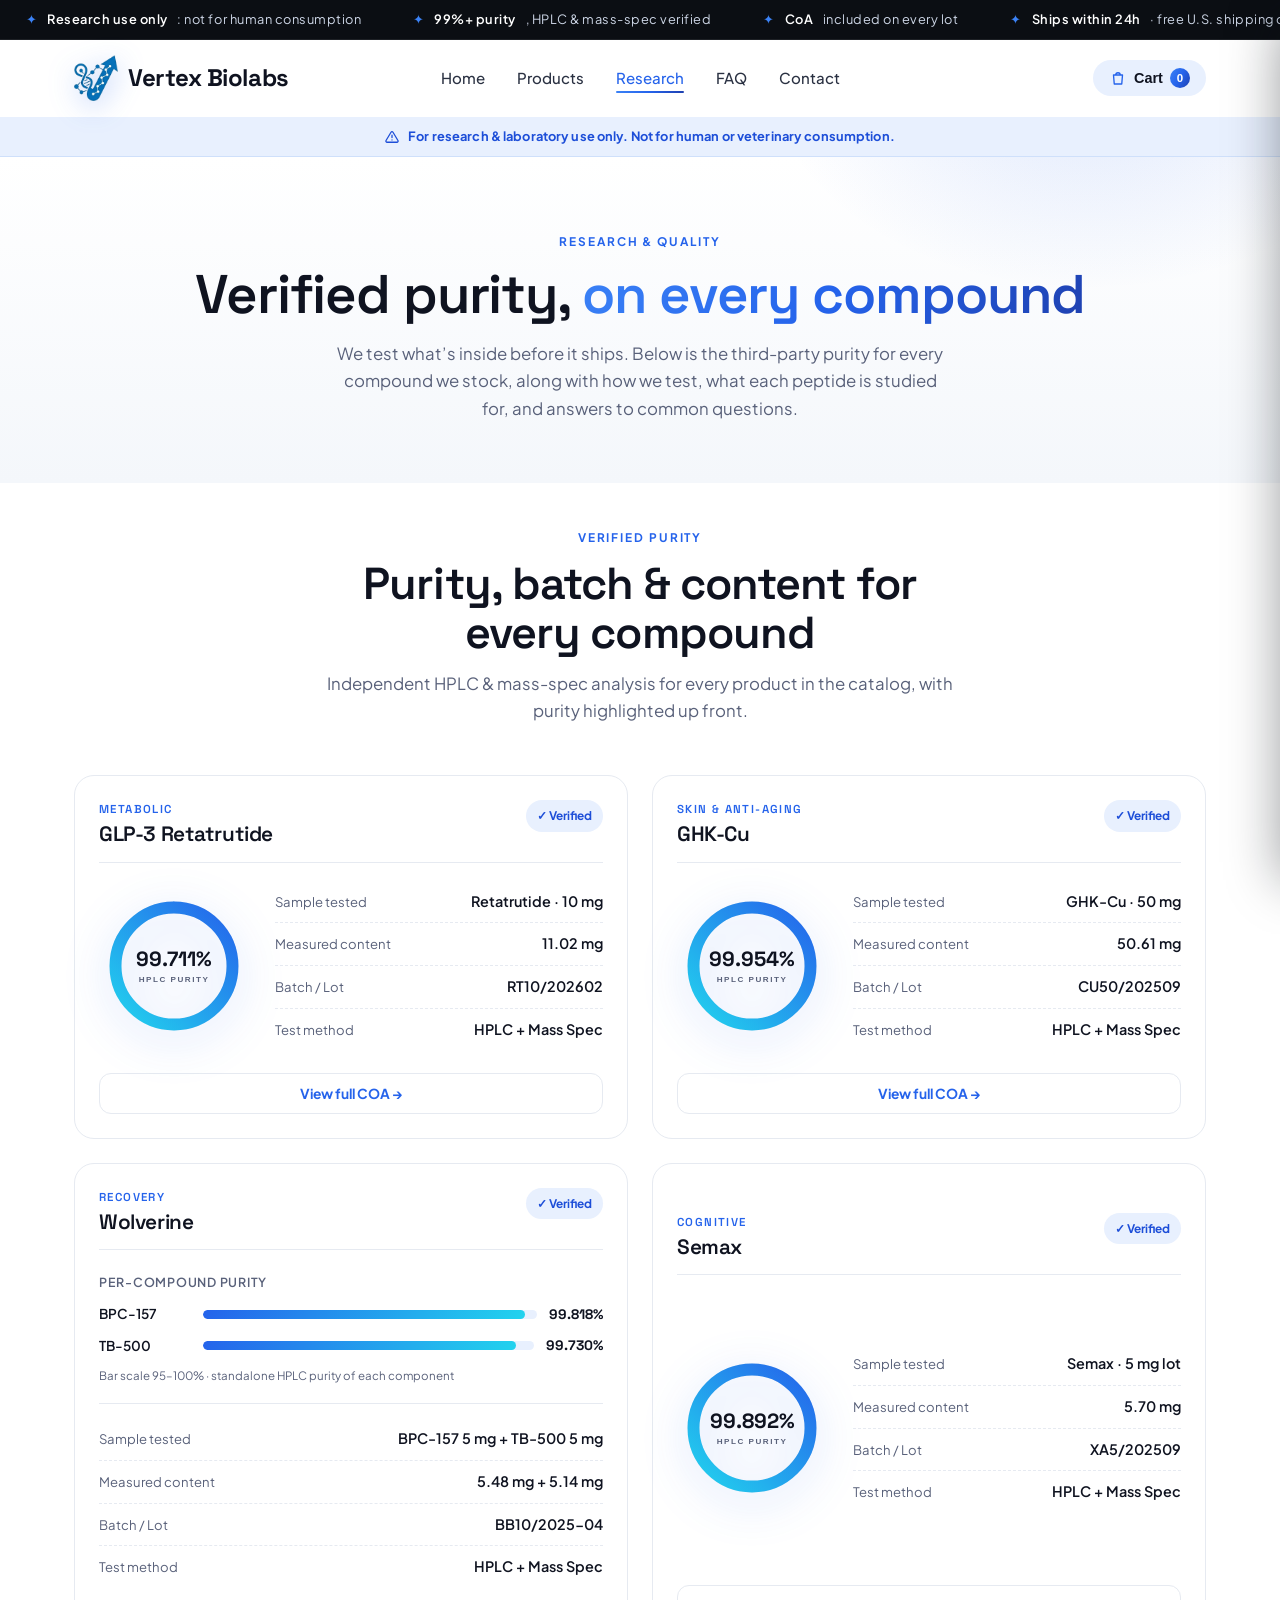
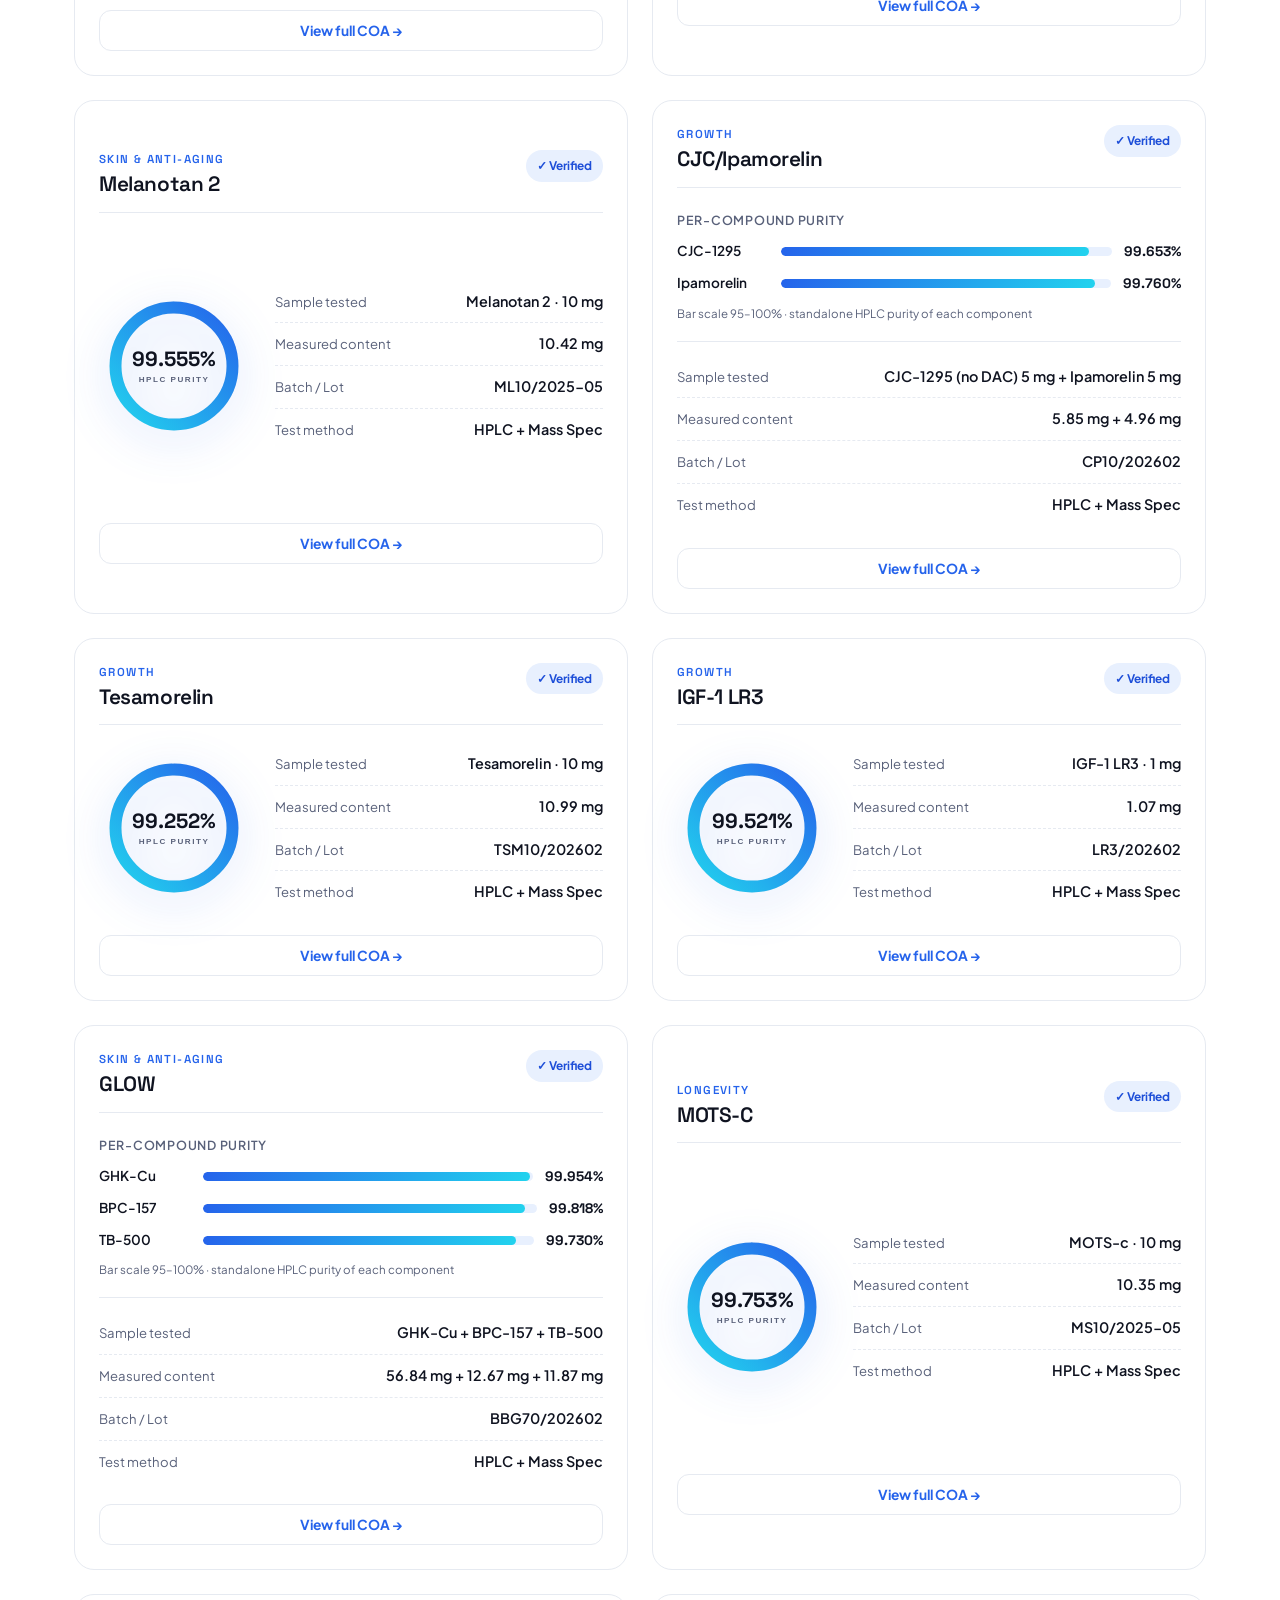
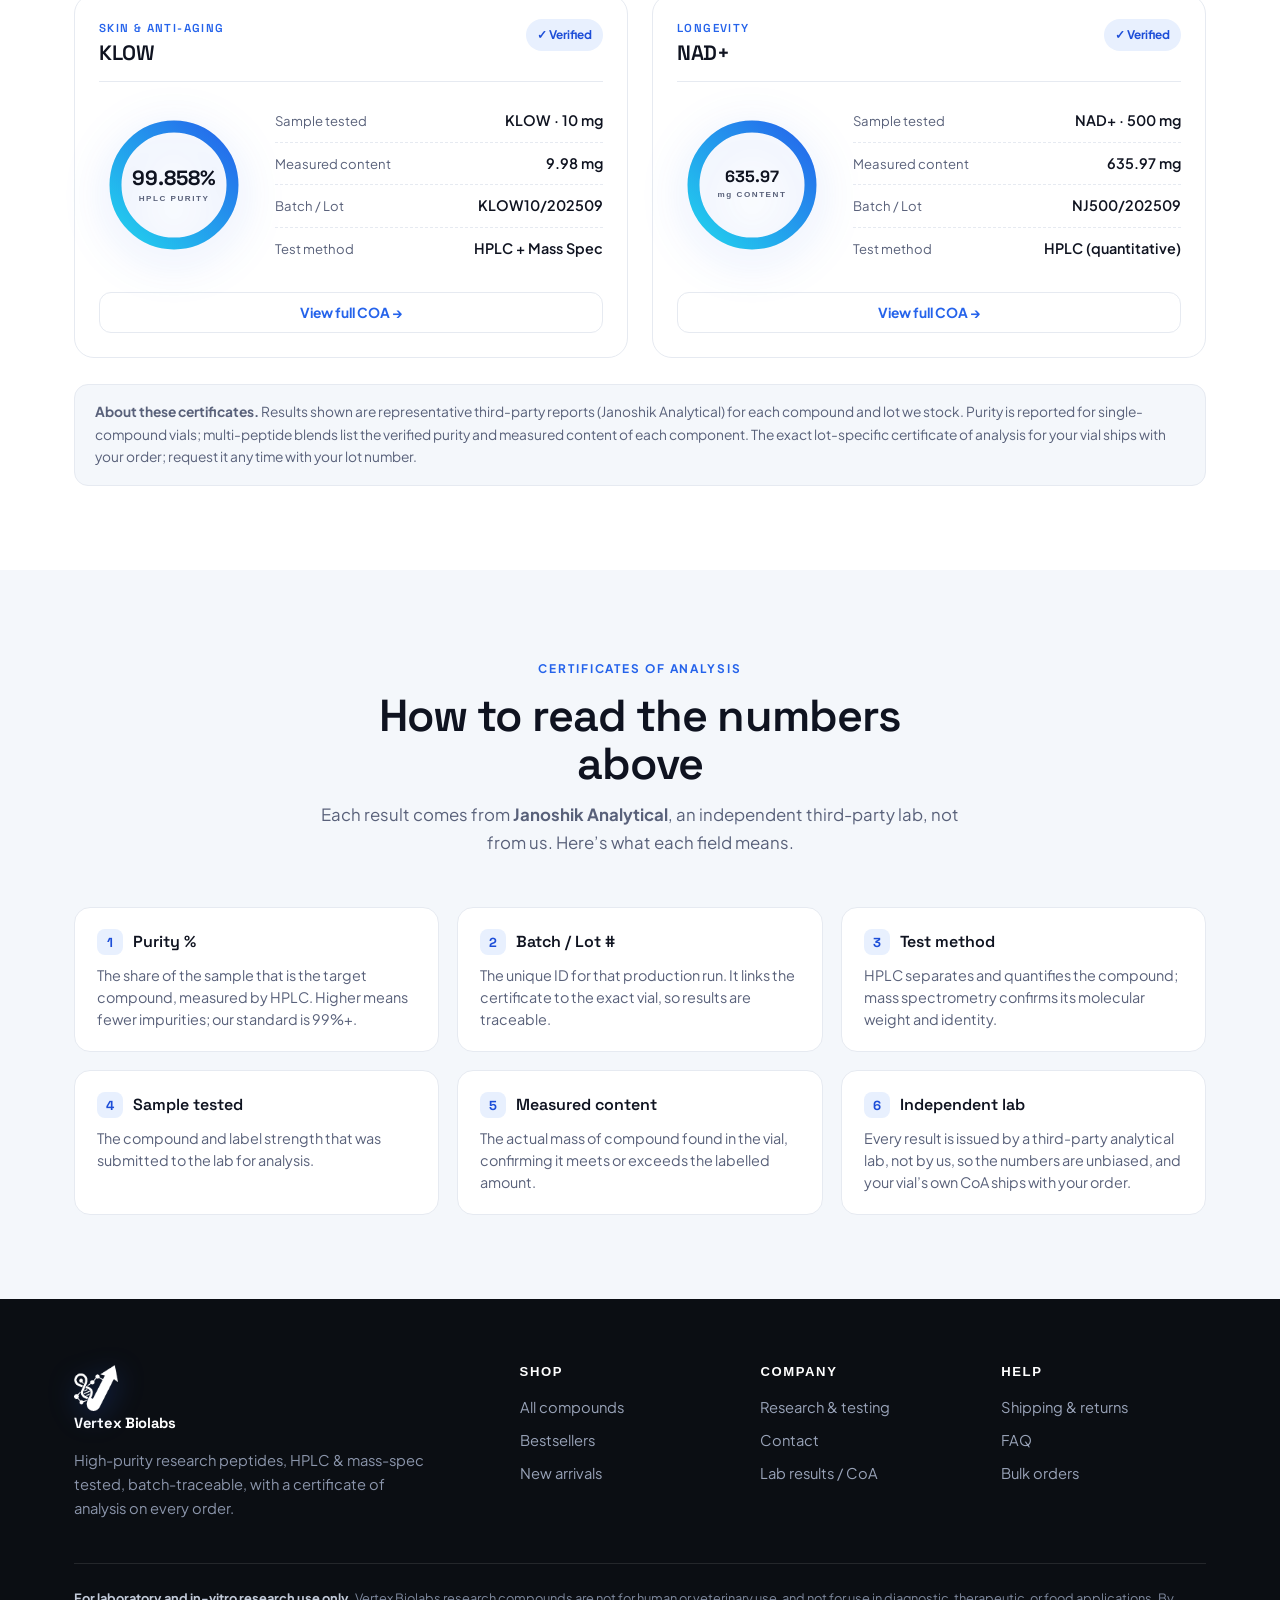
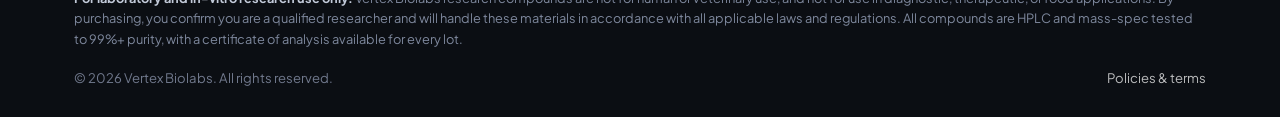
<file: research.html>
<!DOCTYPE html>
<html lang="en">
<head>
  <meta charset="UTF-8" />
  <meta name="viewport" content="width=device-width, initial-scale=1.0" />
  <title>Research &amp; Testing | Vertex Biolabs</title>
  <meta name="description" content="Verified purity for every Vertex Biolabs research peptide: HPLC &amp; mass-spec certificates of analysis, third-party tested, with a CoA on every lot." />
  <link rel="preconnect" href="https://fonts.googleapis.com" />
  <link rel="preconnect" href="https://fonts.gstatic.com" crossorigin />
  <link href="https://fonts.googleapis.com/css2?family=Plus+Jakarta+Sans:wght@400;500;600;700;800&family=Space+Grotesk:wght@500;600;700&display=swap" rel="stylesheet" />
  <link rel="stylesheet" href="assets/css/style.css?v=13" />
  <link rel="icon" href="favicon.ico" sizes="any" />
  <link rel="icon" type="image/png" sizes="32x32" href="assets/img/favicon-32.png" />
  <link rel="apple-touch-icon" href="assets/img/apple-touch-icon.png" />
</head>
<body>

  <!-- ============ ANNOUNCEMENT MARQUEE ============ -->
  <div class="announce">
    <div class="marquee" aria-hidden="true">
      <span><b>Research use only</b>: not for human consumption</span>
      <span><b>99%+ purity</b>, HPLC &amp; mass-spec verified</span>
      <span><b>CoA</b> included on every lot</span>
      <span><b>Ships within 24h</b> &middot; free U.S. shipping over $60</span>
      <span><b>3rd-party tested</b> in U.S. labs</span>
      <span><b>Research use only</b>: not for human consumption</span>
      <span><b>99%+ purity</b>, HPLC &amp; mass-spec verified</span>
      <span><b>CoA</b> included on every lot</span>
      <span><b>Ships within 24h</b> &middot; free U.S. shipping over $60</span>
      <span><b>3rd-party tested</b> in U.S. labs</span>
    </div>
  </div>

  <!-- ============ HEADER ============ -->
  <header class="site-header">
    <div class="container nav">
      <a class="brand" href="index.html"><img class="logo-mark" src="assets/img/vertex-logo-mark.png" alt="Vertex Biolabs" /> Vertex Biolabs</a>
      <nav>
        <ul class="nav-links">
          <li><a href="index.html">Home</a></li>
          <li><a href="products.html">Products</a></li>
          <li><a href="research.html" aria-current="page">Research</a></li>
          <li><a href="faq.html">FAQ</a></li>
          <li><a href="contact.html">Contact</a></li>
        </ul>
      </nav>
      <div class="nav-actions">
        <button class="cart-btn js-cart-open" aria-label="Open cart">
          <svg viewBox="0 0 24 24" width="18" height="18" fill="none" stroke="currentColor" stroke-width="1.8" aria-hidden="true"><path d="M6 8h12l-1 12H7L6 8z" stroke-linejoin="round"/><path d="M9 8a3 3 0 0 1 6 0"/></svg>
          Cart <span class="cart-count js-cart-count">0</span>
        </button>
        <button class="nav-toggle" aria-label="Menu"><span></span><span></span><span></span></button>
      </div>
    </div>
  </header>

  <!-- ============ RESEARCH-USE WARNING BAR ============ -->
  <div class="ruo-bar">
    <div class="container">
      <svg width="14" height="14" viewBox="0 0 24 24" fill="none" stroke="currentColor" stroke-width="2.2" aria-hidden="true"><path d="M10.3 3.9 1.8 18a2 2 0 0 0 1.7 3h17a2 2 0 0 0 1.7-3L13.7 3.9a2 2 0 0 0-3.4 0z" stroke-linejoin="round"/><path d="M12 9v4M12 17h.01" stroke-linecap="round"/></svg>
      For research &amp; laboratory use only. Not for human or veterinary consumption.
    </div>
  </div>

  <!-- ============ PAGE HERO ============ -->
  <section class="page-hero">
    <div class="container">
      <span class="eyebrow">Research &amp; Quality</span>
      <h1>Verified purity, <span class="grad">on every compound</span></h1>
      <p>We test what’s inside before it ships. Below is the third-party purity for every compound we stock, along with how we test, what each peptide is studied for, and answers to common questions.</p>
    </div>
  </section>

  <!-- ============ COA CARDS (PURITY — FIRST THING) ============ -->
  <section style="padding-top:40px;">
    <div class="container">
      <div class="section-head reveal"><span class="eyebrow">Verified purity</span><h2>Purity, batch &amp; content for every compound</h2><p>Independent HPLC &amp; mass-spec analysis for every product in the catalog, with purity highlighted up front.</p></div>

      <div class="coa-grid">

        <!-- 1 GLP-3 Retatrutide -->
        <article class="coa-card reveal">
          <div class="coa-head"><div><span class="coa-cat">Metabolic</span><h3>GLP-3 Retatrutide</h3></div><span class="coa-badge">✓ Verified</span></div>
          <div class="coa-ring">
            <svg viewBox="0 0 120 120" aria-hidden="true">
              <defs><linearGradient id="cg1" x1="0" y1="0" x2="1" y2="1"><stop offset="0" stop-color="#22d3ee"/><stop offset="1" stop-color="#2563eb"/></linearGradient></defs>
              <circle cx="60" cy="60" r="54" fill="none" stroke="#e6eaf1" stroke-width="11"/>
              <circle cx="60" cy="60" r="54" fill="none" stroke="url(#cg1)" stroke-width="11" stroke-linecap="round" stroke-dasharray="338.31 339.3" transform="rotate(-90 60 60)"/>
              <text x="60" y="60" text-anchor="middle" class="coa-pct-num">99.711%</text>
              <text x="60" y="75" text-anchor="middle" class="coa-pct-cap">HPLC PURITY</text>
            </svg>
          </div>
          <div class="coa-data">
            <div class="coa-row"><span>Sample tested</span><b>Retatrutide · 10 mg</b></div>
            <div class="coa-row"><span>Measured content</span><b>11.02 mg</b></div>
            <div class="coa-row"><span>Batch / Lot</span><b>RT10/202602</b></div>
            <div class="coa-row"><span>Test method</span><b>HPLC + Mass Spec</b></div>
          </div>
        </article>

        <!-- 2 GHK-Cu -->
        <article class="coa-card reveal d1">
          <div class="coa-head"><div><span class="coa-cat">Skin &amp; Anti-Aging</span><h3>GHK-Cu</h3></div><span class="coa-badge">✓ Verified</span></div>
          <div class="coa-ring">
            <svg viewBox="0 0 120 120" aria-hidden="true">
              <defs><linearGradient id="cg2" x1="0" y1="0" x2="1" y2="1"><stop offset="0" stop-color="#22d3ee"/><stop offset="1" stop-color="#2563eb"/></linearGradient></defs>
              <circle cx="60" cy="60" r="54" fill="none" stroke="#e6eaf1" stroke-width="11"/>
              <circle cx="60" cy="60" r="54" fill="none" stroke="url(#cg2)" stroke-width="11" stroke-linecap="round" stroke-dasharray="339.14 339.3" transform="rotate(-90 60 60)"/>
              <text x="60" y="60" text-anchor="middle" class="coa-pct-num">99.954%</text>
              <text x="60" y="75" text-anchor="middle" class="coa-pct-cap">HPLC PURITY</text>
            </svg>
          </div>
          <div class="coa-data">
            <div class="coa-row"><span>Sample tested</span><b>GHK-Cu · 50 mg</b></div>
            <div class="coa-row"><span>Measured content</span><b>50.61 mg</b></div>
            <div class="coa-row"><span>Batch / Lot</span><b>CU50/202509</b></div>
            <div class="coa-row"><span>Test method</span><b>HPLC + Mass Spec</b></div>
          </div>
        </article>

        <!-- 3 Wolverine (blend) -->
        <article class="coa-card blend reveal">
          <div class="coa-head"><div><span class="coa-cat">Recovery</span><h3>Wolverine</h3></div><span class="coa-badge">✓ Verified</span></div>
          <div class="coa-comp">
            <p class="coa-comp-title">Per-compound purity</p>
            <div class="comp-row"><span class="comp-name">BPC-157</span><div class="comp-track"><i style="width:96.4%"></i></div><b>99.818%</b></div>
            <div class="comp-row"><span class="comp-name">TB-500</span><div class="comp-track"><i style="width:94.6%"></i></div><b>99.730%</b></div>
            <p class="coa-scale">Bar scale 95–100% · standalone HPLC purity of each component</p>
          </div>
          <div class="coa-data">
            <div class="coa-row"><span>Sample tested</span><b>BPC-157 5 mg + TB-500 5 mg</b></div>
            <div class="coa-row"><span>Measured content</span><b>5.48 mg + 5.14 mg</b></div>
            <div class="coa-row"><span>Batch / Lot</span><b>BB10/2025-04</b></div>
            <div class="coa-row"><span>Test method</span><b>HPLC + Mass Spec</b></div>
          </div>
        </article>

        <!-- 4 Semax -->
        <article class="coa-card reveal">
          <div class="coa-head"><div><span class="coa-cat">Cognitive</span><h3>Semax</h3></div><span class="coa-badge">✓ Verified</span></div>
          <div class="coa-ring">
            <svg viewBox="0 0 120 120" aria-hidden="true">
              <defs><linearGradient id="cg3" x1="0" y1="0" x2="1" y2="1"><stop offset="0" stop-color="#22d3ee"/><stop offset="1" stop-color="#2563eb"/></linearGradient></defs>
              <circle cx="60" cy="60" r="54" fill="none" stroke="#e6eaf1" stroke-width="11"/>
              <circle cx="60" cy="60" r="54" fill="none" stroke="url(#cg3)" stroke-width="11" stroke-linecap="round" stroke-dasharray="338.93 339.3" transform="rotate(-90 60 60)"/>
              <text x="60" y="60" text-anchor="middle" class="coa-pct-num">99.892%</text>
              <text x="60" y="75" text-anchor="middle" class="coa-pct-cap">HPLC PURITY</text>
            </svg>
          </div>
          <div class="coa-data">
            <div class="coa-row"><span>Sample tested</span><b>Semax · 5 mg lot</b></div>
            <div class="coa-row"><span>Measured content</span><b>5.70 mg</b></div>
            <div class="coa-row"><span>Batch / Lot</span><b>XA5/202509</b></div>
            <div class="coa-row"><span>Test method</span><b>HPLC + Mass Spec</b></div>
          </div>
        </article>

        <!-- 5 Melanotan 2 -->
        <article class="coa-card reveal d1">
          <div class="coa-head"><div><span class="coa-cat">Skin &amp; Anti-Aging</span><h3>Melanotan 2</h3></div><span class="coa-badge">✓ Verified</span></div>
          <div class="coa-ring">
            <svg viewBox="0 0 120 120" aria-hidden="true">
              <defs><linearGradient id="cg4" x1="0" y1="0" x2="1" y2="1"><stop offset="0" stop-color="#22d3ee"/><stop offset="1" stop-color="#2563eb"/></linearGradient></defs>
              <circle cx="60" cy="60" r="54" fill="none" stroke="#e6eaf1" stroke-width="11"/>
              <circle cx="60" cy="60" r="54" fill="none" stroke="url(#cg4)" stroke-width="11" stroke-linecap="round" stroke-dasharray="337.79 339.3" transform="rotate(-90 60 60)"/>
              <text x="60" y="60" text-anchor="middle" class="coa-pct-num">99.555%</text>
              <text x="60" y="75" text-anchor="middle" class="coa-pct-cap">HPLC PURITY</text>
            </svg>
          </div>
          <div class="coa-data">
            <div class="coa-row"><span>Sample tested</span><b>Melanotan 2 · 10 mg</b></div>
            <div class="coa-row"><span>Measured content</span><b>10.42 mg</b></div>
            <div class="coa-row"><span>Batch / Lot</span><b>ML10/2025-05</b></div>
            <div class="coa-row"><span>Test method</span><b>HPLC + Mass Spec</b></div>
          </div>
        </article>

        <!-- 6 CJC/Ipamorelin (blend) -->
        <article class="coa-card blend reveal">
          <div class="coa-head"><div><span class="coa-cat">Growth</span><h3>CJC/Ipamorelin</h3></div><span class="coa-badge">✓ Verified</span></div>
          <div class="coa-comp">
            <p class="coa-comp-title">Per-compound purity</p>
            <div class="comp-row"><span class="comp-name">CJC-1295</span><div class="comp-track"><i style="width:93.1%"></i></div><b>99.653%</b></div>
            <div class="comp-row"><span class="comp-name">Ipamorelin</span><div class="comp-track"><i style="width:95.2%"></i></div><b>99.760%</b></div>
            <p class="coa-scale">Bar scale 95–100% · standalone HPLC purity of each component</p>
          </div>
          <div class="coa-data">
            <div class="coa-row"><span>Sample tested</span><b>CJC-1295 (no DAC) 5 mg + Ipamorelin 5 mg</b></div>
            <div class="coa-row"><span>Measured content</span><b>5.85 mg + 4.96 mg</b></div>
            <div class="coa-row"><span>Batch / Lot</span><b>CP10/202602</b></div>
            <div class="coa-row"><span>Test method</span><b>HPLC + Mass Spec</b></div>
          </div>
        </article>

        <!-- Tesamorelin -->
        <article class="coa-card reveal">
          <div class="coa-head"><div><span class="coa-cat">Growth</span><h3>Tesamorelin</h3></div><span class="coa-badge">✓ Verified</span></div>
          <div class="coa-ring">
            <svg viewBox="0 0 120 120" aria-hidden="true">
              <defs><linearGradient id="cgtsm" x1="0" y1="0" x2="1" y2="1"><stop offset="0" stop-color="#22d3ee"/><stop offset="1" stop-color="#2563eb"/></linearGradient></defs>
              <circle cx="60" cy="60" r="54" fill="none" stroke="#e6eaf1" stroke-width="11"/>
              <circle cx="60" cy="60" r="54" fill="none" stroke="url(#cgtsm)" stroke-width="11" stroke-linecap="round" stroke-dasharray="336.76 339.3" transform="rotate(-90 60 60)"/>
              <text x="60" y="60" text-anchor="middle" class="coa-pct-num">99.252%</text>
              <text x="60" y="75" text-anchor="middle" class="coa-pct-cap">HPLC PURITY</text>
            </svg>
          </div>
          <div class="coa-data">
            <div class="coa-row"><span>Sample tested</span><b>Tesamorelin · 10 mg</b></div>
            <div class="coa-row"><span>Measured content</span><b>10.99 mg</b></div>
            <div class="coa-row"><span>Batch / Lot</span><b>TSM10/202602</b></div>
            <div class="coa-row"><span>Test method</span><b>HPLC + Mass Spec</b></div>
          </div>
        </article>

        <!-- IGF-1 LR3 -->
        <article class="coa-card reveal">
          <div class="coa-head"><div><span class="coa-cat">Growth</span><h3>IGF-1 LR3</h3></div><span class="coa-badge">✓ Verified</span></div>
          <div class="coa-ring">
            <svg viewBox="0 0 120 120" aria-hidden="true">
              <defs><linearGradient id="cglr3" x1="0" y1="0" x2="1" y2="1"><stop offset="0" stop-color="#22d3ee"/><stop offset="1" stop-color="#2563eb"/></linearGradient></defs>
              <circle cx="60" cy="60" r="54" fill="none" stroke="#e6eaf1" stroke-width="11"/>
              <circle cx="60" cy="60" r="54" fill="none" stroke="url(#cglr3)" stroke-width="11" stroke-linecap="round" stroke-dasharray="337.67 339.3" transform="rotate(-90 60 60)"/>
              <text x="60" y="60" text-anchor="middle" class="coa-pct-num">99.521%</text>
              <text x="60" y="75" text-anchor="middle" class="coa-pct-cap">HPLC PURITY</text>
            </svg>
          </div>
          <div class="coa-data">
            <div class="coa-row"><span>Sample tested</span><b>IGF-1 LR3 · 1 mg</b></div>
            <div class="coa-row"><span>Measured content</span><b>1.07 mg</b></div>
            <div class="coa-row"><span>Batch / Lot</span><b>LR3/202602</b></div>
            <div class="coa-row"><span>Test method</span><b>HPLC + Mass Spec</b></div>
          </div>
        </article>

        <!-- 7 GLOW (blend) -->
        <article class="coa-card blend reveal">
          <div class="coa-head"><div><span class="coa-cat">Skin &amp; Anti-Aging</span><h3>GLOW</h3></div><span class="coa-badge">✓ Verified</span></div>
          <div class="coa-comp">
            <p class="coa-comp-title">Per-compound purity</p>
            <div class="comp-row"><span class="comp-name">GHK-Cu</span><div class="comp-track"><i style="width:99.1%"></i></div><b>99.954%</b></div>
            <div class="comp-row"><span class="comp-name">BPC-157</span><div class="comp-track"><i style="width:96.4%"></i></div><b>99.818%</b></div>
            <div class="comp-row"><span class="comp-name">TB-500</span><div class="comp-track"><i style="width:94.6%"></i></div><b>99.730%</b></div>
            <p class="coa-scale">Bar scale 95–100% · standalone HPLC purity of each component</p>
          </div>
          <div class="coa-data">
            <div class="coa-row"><span>Sample tested</span><b>GHK-Cu + BPC-157 + TB-500</b></div>
            <div class="coa-row"><span>Measured content</span><b>56.84 mg + 12.67 mg + 11.87 mg</b></div>
            <div class="coa-row"><span>Batch / Lot</span><b>BBG70/202602</b></div>
            <div class="coa-row"><span>Test method</span><b>HPLC + Mass Spec</b></div>
          </div>
        </article>

        <!-- 9 MOTS-C -->
        <article class="coa-card reveal">
          <div class="coa-head"><div><span class="coa-cat">Longevity</span><h3>MOTS-C</h3></div><span class="coa-badge">✓ Verified</span></div>
          <div class="coa-ring">
            <svg viewBox="0 0 120 120" aria-hidden="true">
              <defs><linearGradient id="cg5" x1="0" y1="0" x2="1" y2="1"><stop offset="0" stop-color="#22d3ee"/><stop offset="1" stop-color="#2563eb"/></linearGradient></defs>
              <circle cx="60" cy="60" r="54" fill="none" stroke="#e6eaf1" stroke-width="11"/>
              <circle cx="60" cy="60" r="54" fill="none" stroke="url(#cg5)" stroke-width="11" stroke-linecap="round" stroke-dasharray="338.46 339.3" transform="rotate(-90 60 60)"/>
              <text x="60" y="60" text-anchor="middle" class="coa-pct-num">99.753%</text>
              <text x="60" y="75" text-anchor="middle" class="coa-pct-cap">HPLC PURITY</text>
            </svg>
          </div>
          <div class="coa-data">
            <div class="coa-row"><span>Sample tested</span><b>MOTS-c · 10 mg</b></div>
            <div class="coa-row"><span>Measured content</span><b>10.35 mg</b></div>
            <div class="coa-row"><span>Batch / Lot</span><b>MS10/2025-05</b></div>
            <div class="coa-row"><span>Test method</span><b>HPLC + Mass Spec</b></div>
          </div>
        </article>

        <!-- KLOW -->
        <article class="coa-card reveal">
          <div class="coa-head"><div><span class="coa-cat">Skin &amp; Anti-Aging</span><h3>KLOW</h3></div><span class="coa-badge">✓ Verified</span></div>
          <div class="coa-ring">
            <svg viewBox="0 0 120 120" aria-hidden="true">
              <defs><linearGradient id="cgklow" x1="0" y1="0" x2="1" y2="1"><stop offset="0" stop-color="#22d3ee"/><stop offset="1" stop-color="#2563eb"/></linearGradient></defs>
              <circle cx="60" cy="60" r="54" fill="none" stroke="#e6eaf1" stroke-width="11"/>
              <circle cx="60" cy="60" r="54" fill="none" stroke="url(#cgklow)" stroke-width="11" stroke-linecap="round" stroke-dasharray="338.87 339.3" transform="rotate(-90 60 60)"/>
              <text x="60" y="60" text-anchor="middle" class="coa-pct-num">99.858%</text>
              <text x="60" y="75" text-anchor="middle" class="coa-pct-cap">HPLC PURITY</text>
            </svg>
          </div>
          <div class="coa-data">
            <div class="coa-row"><span>Sample tested</span><b>KLOW · 10 mg</b></div>
            <div class="coa-row"><span>Measured content</span><b>9.98 mg</b></div>
            <div class="coa-row"><span>Batch / Lot</span><b>KLOW10/202509</b></div>
            <div class="coa-row"><span>Test method</span><b>HPLC + Mass Spec</b></div>
          </div>
        </article>

        <!-- 10 NAD+ -->
        <article class="coa-card reveal d1">
          <div class="coa-head"><div><span class="coa-cat">Longevity</span><h3>NAD+</h3></div><span class="coa-badge">✓ Verified</span></div>
          <div class="coa-ring">
            <svg viewBox="0 0 120 120" aria-hidden="true">
              <defs><linearGradient id="cgnad" x1="0" y1="0" x2="1" y2="1"><stop offset="0" stop-color="#22d3ee"/><stop offset="1" stop-color="#2563eb"/></linearGradient></defs>
              <circle cx="60" cy="60" r="54" fill="none" stroke="#e6eaf1" stroke-width="11"/>
              <circle cx="60" cy="60" r="54" fill="none" stroke="url(#cgnad)" stroke-width="11" stroke-linecap="round" stroke-dasharray="339.3 339.3" transform="rotate(-90 60 60)"/>
              <text x="60" y="57" text-anchor="middle" class="coa-pct-num" style="font-size:15px">635.97</text>
              <text x="60" y="71" text-anchor="middle" class="coa-pct-cap">mg CONTENT</text>
            </svg>
          </div>
          <div class="coa-data">
            <div class="coa-row"><span>Sample tested</span><b>NAD+ · 500 mg</b></div>
            <div class="coa-row"><span>Measured content</span><b>635.97 mg</b></div>
            <div class="coa-row"><span>Batch / Lot</span><b>NJ500/202509</b></div>
            <div class="coa-row"><span>Test method</span><b>HPLC (quantitative)</b></div>
          </div>
        </article>

      </div>

      <p class="coa-disclaimer reveal"><strong>About these certificates.</strong> Results shown are representative third-party reports (Janoshik Analytical) for each compound and lot we stock. Purity is reported for single-compound vials; multi-peptide blends list the verified purity and measured content of each component. The exact lot-specific certificate of analysis for your vial ships with your order; request it any time with your lot number.</p>
    </div>
  </section>

  <!-- ============ HOW TO READ A COA ============ -->
  <section style="background:var(--paper);">
    <div class="container">
      <div class="section-head reveal"><span class="eyebrow">Certificates of analysis</span><h2>How to read the numbers above</h2><p>Each result comes from <strong>Janoshik Analytical</strong>, an independent third-party lab, not from us. Here’s what each field means.</p></div>
      <div class="coa-legend">
        <div class="leg reveal"><span class="k"><span class="num">1</span>Purity %</span><p>The share of the sample that is the target compound, measured by HPLC. Higher means fewer impurities; our standard is 99%+.</p></div>
        <div class="leg reveal d1"><span class="k"><span class="num">2</span>Batch / Lot #</span><p>The unique ID for that production run. It links the certificate to the exact vial, so results are traceable.</p></div>
        <div class="leg reveal d2"><span class="k"><span class="num">3</span>Test method</span><p>HPLC separates and quantifies the compound; mass spectrometry confirms its molecular weight and identity.</p></div>
        <div class="leg reveal"><span class="k"><span class="num">4</span>Sample tested</span><p>The compound and label strength that was submitted to the lab for analysis.</p></div>
        <div class="leg reveal d1"><span class="k"><span class="num">5</span>Measured content</span><p>The actual mass of compound found in the vial, confirming it meets or exceeds the labelled amount.</p></div>
        <div class="leg reveal d2"><span class="k"><span class="num">6</span>Independent lab</span><p>Every result is issued by a third-party analytical lab, not by us, so the numbers are unbiased, and your vial’s own CoA ships with your order.</p></div>
      </div>
    </div>
  </section>

  

  <!-- ============ FOOTER ============ -->
  <footer class="site-footer">
    <div class="container">
      <div class="footer-grid">
        <div class="footer-brand"><a class="brand" href="index.html" style="color:#fff;"><img class="logo-mark" src="assets/img/vertex-logo-mark-light.png" alt="Vertex Biolabs" /> Vertex Biolabs</a><p>High-purity research peptides, HPLC &amp; mass-spec tested, batch-traceable, with a certificate of analysis on every order.</p></div>
        <div><h4>Shop</h4><a href="products.html">All compounds</a><a href="products.html">Bestsellers</a><a href="products.html">New arrivals</a></div>
        <div><h4>Company</h4><a href="research.html">Research &amp; testing</a><a href="contact.html">Contact</a><a href="research.html">Lab results / CoA</a></div>
        <div><h4>Help</h4><a href="policies.html#returns">Shipping &amp; returns</a><a href="faq.html">FAQ</a><a href="contact.html">Bulk orders</a></div>
      </div>
      <div class="disclaimer"><strong>For laboratory and in-vitro research use only.</strong> Vertex Biolabs research compounds are not for human or veterinary use, and not for use in diagnostic, therapeutic, or food applications. By purchasing, you confirm you are a qualified researcher and will handle these materials in accordance with all applicable laws and regulations. All compounds are HPLC and mass-spec tested to 99%+ purity, with a certificate of analysis available for every lot.</div>
      <div class="footer-bottom"><span>© <span data-year>2026</span> Vertex Biolabs. All rights reserved.</span><span class="footer-legal"><a href="policies.html">Policies &amp; terms</a></span></div>
    </div>
  </footer>

  <script src="assets/js/main.js?v=8"></script>
  <script>
  /* ---------- Per-compound "View COA" (Janoshik certificates) ---------- */
  (function () {
    'use strict';
    var MAP = {
      'GLP-3 Retatrutide': 'glp3-retatrutide-10mg',
      'GHK-Cu': 'ghk-cu-50mg',
      'Wolverine': 'wolverine-10mg',
      'Semax': 'semax-30mg',
      'Melanotan 2': 'melanotan2-10mg',
      'CJC/Ipamorelin': 'cjc-ipamorelin-10mg',
      'GLOW': 'glow-60mg',
      'MOTS-C': 'mots-c-10mg',
      'NAD+': 'nad-500mg',
      'Tesamorelin': 'tesamorelin-10mg',
      'IGF-1 LR3': 'igf1-lr3-1mg',
      'KLOW': 'klow-10mg'
    };
    var lb = document.createElement('div');
    lb.className = 'coa-lightbox';
    lb.innerHTML = '<button class="coa-lightbox-close" type="button" aria-label="Close">×</button><div class="coa-lightbox-inner"><img alt="Certificate of Analysis" /></div>';
    document.body.appendChild(lb);
    var img = lb.querySelector('img');
    function openCoa(id, name) {
      img.src = 'assets/coa/' + id + '.png';
      img.alt = name + ': Certificate of Analysis';
      lb.classList.add('open');
      document.body.style.overflow = 'hidden';
    }
    function closeCoa() { lb.classList.remove('open'); document.body.style.overflow = ''; }
    lb.addEventListener('click', function (e) {
      if (e.target === lb || e.target.classList.contains('coa-lightbox-close')) closeCoa();
    });
    document.addEventListener('keydown', function (e) { if (e.key === 'Escape') closeCoa(); });

    document.querySelectorAll('.coa-card').forEach(function (card) {
      var h3 = card.querySelector('.coa-head h3');
      if (!h3) return;
      var name = h3.textContent.trim();
      var id = MAP[name];
      if (!id) return;
      var btn = document.createElement('button');
      btn.type = 'button';
      btn.className = 'coa-view-btn';
      btn.textContent = 'View full COA →';
      btn.addEventListener('click', function () { openCoa(id, name); });
      card.appendChild(btn);
    });
  })();
  </script>
</body>
</html>
</file>
<file: assets/css/style.css>
/* =====================================================================
   VERTEX BIOLABS — Research Peptides
   Aesthetic: clean, clinical, premium. ~60% white / 30% black / 10% blue.
   Type: Space Grotesk (display) + Inter (text).
   ===================================================================== */

:root {
  --white:     #ffffff;
  --paper:     #f4f7fb;
  --line:      #e6eaf1;
  --black:     #0b0e13;
  --ink:       #0f1320;
  --ink-2:     #2a3142;
  --muted:     #59617a;
  --blue:      #2563eb;
  --blue-dark: #1d4ed8;
  --blue-light:#3b82f6;
  --blue-soft: #e8f0fe;
  --cyan:      #22d3ee;

  --grad:      linear-gradient(120deg, #3b82f6, #2563eb 50%, #1e40af);
  --grad-soft: linear-gradient(120deg, #2563eb, #22d3ee);
  --glow:      0 24px 60px -22px rgba(37, 99, 235, 0.55);
  --shadow:    0 22px 48px -26px rgba(11, 14, 19, 0.45);
  --shadow-sm: 0 8px 24px -16px rgba(11, 14, 19, 0.4);
  --radius:    18px;
  --radius-lg: 26px;
  --maxw:      1180px;

  /* on-palette aliases for any legacy var() */
  --green-900: var(--ink); --green-800: var(--blue-dark); --green-700: var(--blue);
  --green-500: var(--blue); --green-300: #bcd0f5; --sand: var(--paper);
  --cream: var(--white); --gold: var(--blue);
}

* { box-sizing: border-box; margin: 0; padding: 0; }
html { scroll-behavior: smooth; }
body {
  font-family: 'Plus Jakarta Sans', -apple-system, BlinkMacSystemFont, 'Segoe UI', sans-serif;
  color: var(--ink); background: var(--white); line-height: 1.65;
  -webkit-font-smoothing: antialiased; overflow-x: hidden;
}
h1, h2, h3, h4 {
  font-family: 'Space Grotesk', 'Inter', sans-serif; font-weight: 600;
  line-height: 1.08; color: var(--ink); letter-spacing: -0.02em;
}
a { color: inherit; text-decoration: none; }
img { max-width: 100%; display: block; }
.container { width: 100%; max-width: var(--maxw); margin: 0 auto; padding: 0 24px; }

.eyebrow {
  display: inline-flex; align-items: center;
  font-size: 0.74rem; letter-spacing: 0.16em; text-transform: uppercase;
  color: var(--blue); font-weight: 700;
}
.grad { background: var(--grad); -webkit-background-clip: text; background-clip: text; color: transparent; }

/* ---------- Buttons ---------- */
.btn {
  position: relative; display: inline-flex; align-items: center; gap: 0.5rem; justify-content: center;
  padding: 0.9rem 1.7rem; border-radius: 999px; font-weight: 600; font-size: 0.95rem;
  font-family: 'Plus Jakarta Sans', sans-serif; cursor: pointer; border: 1.5px solid transparent;
  transition: transform .18s ease, box-shadow .25s ease, background .2s ease, color .2s ease, border-color .2s ease;
  white-space: nowrap;
}
.btn-primary { background: var(--grad); color: #fff; box-shadow: 0 10px 26px -12px rgba(37, 99, 235, 0.7); }
.btn-primary:hover { transform: translateY(-2px); box-shadow: var(--glow); }
.btn-outline { background: transparent; color: var(--ink); border-color: var(--line); }
.btn-outline:hover { border-color: var(--blue); color: var(--blue); transform: translateY(-2px); }
.btn-light { background: var(--white); color: var(--ink); }
.btn-light:hover { transform: translateY(-2px); box-shadow: var(--shadow); }
.btn-block { width: 100%; }

/* ---------- Announcement marquee ---------- */
.announce { background: var(--black); color: #fff; overflow: hidden; border-bottom: 1px solid rgba(255,255,255,0.08); }
.marquee { display: flex; width: max-content; animation: marquee 28s linear infinite; }
.marquee:hover { animation-play-state: paused; }
.marquee span { display: inline-flex; align-items: center; gap: 0.6rem; padding: 9px 26px; font-size: 0.8rem; letter-spacing: 0.04em; color: #cdd6e6; }
.marquee span b { color: #fff; font-weight: 600; }
.marquee span::before { content: "✦"; color: var(--blue-light); }
@keyframes marquee { from { transform: translateX(0); } to { transform: translateX(-50%); } }

/* ---------- Header ---------- */
.site-header {
  position: sticky; top: 0; z-index: 50;
  background: rgba(255, 255, 255, 0.72);
  backdrop-filter: saturate(180%) blur(14px);
  border-bottom: 1px solid transparent; transition: border-color .25s ease, box-shadow .25s ease, background .25s ease;
}
.site-header.scrolled { border-bottom-color: var(--line); box-shadow: 0 8px 30px -24px rgba(11,14,19,0.5); background: rgba(255,255,255,0.88); }
.nav { display: grid; grid-template-columns: 1fr auto 1fr; align-items: center; gap: 1rem; height: 76px; }
.nav > nav { justify-self: center; }
.brand { justify-self: start; display: inline-flex; align-items: center; gap: 0.65rem; font-family: 'Space Grotesk', sans-serif; font-weight: 700; font-size: 1.5rem; letter-spacing: -0.02em; color: var(--ink); }
.brand .logo-mark { width: auto; height: 46px; object-fit: contain; filter: drop-shadow(0 6px 14px rgba(37,99,235,0.32)); }
.nav-links { display: flex; align-items: center; gap: 2rem; list-style: none; }
.nav-links a { font-size: 0.94rem; font-weight: 500; color: var(--ink-2); position: relative; padding: 4px 0; }
.nav-links a::after { content: ""; position: absolute; left: 0; bottom: -2px; width: 0; height: 2px; background: var(--grad); border-radius: 2px; transition: width .25s ease; }
.nav-links a:hover, .nav-links a[aria-current="page"] { color: var(--blue); }
.nav-links a:hover::after, .nav-links a[aria-current="page"]::after { width: 100%; }
.nav-actions { justify-self: end; display: flex; align-items: center; gap: 0.9rem; }
.cart-btn { display: inline-flex; align-items: center; gap: 0.45rem; cursor: pointer; background: var(--blue-soft); border-radius: 999px; padding: 0.5rem 1rem; font-weight: 600; font-size: 0.9rem; border: none; color: var(--ink); transition: background .2s ease; }
.cart-btn svg { color: var(--blue); }
.cart-btn:hover { background: #d9e6fd; }
.cart-count { background: var(--grad); color: #fff; border-radius: 999px; min-width: 20px; height: 20px; display: inline-flex; align-items: center; justify-content: center; font-size: 0.72rem; padding: 0 5px; }
.nav-toggle { display: none; background: none; border: none; cursor: pointer; }
.nav-toggle span { display: block; width: 24px; height: 2px; background: var(--ink); margin: 5px 0; transition: .3s; }

/* ---------- Hero ---------- */
.hero { position: relative; overflow: hidden; background:
  radial-gradient(40rem 30rem at 88% -10%, rgba(37,99,235,0.16), transparent 60%),
  radial-gradient(34rem 28rem at -8% 110%, rgba(34,211,238,0.12), transparent 60%),
  linear-gradient(180deg, #ffffff, #f4f7fb); }
.hero::before { content: ""; position: absolute; inset: 0; background-image: radial-gradient(rgba(15,19,32,0.05) 1px, transparent 1px); background-size: 26px 26px; mask-image: radial-gradient(60% 60% at 50% 30%, #000, transparent 75%); pointer-events: none; }
.hero h1 { font-size: clamp(2.7rem, 5.4vw, 4.3rem); margin: 1.1rem 0 1.2rem; letter-spacing: -0.03em; }
.hero p.lead { font-size: 1.16rem; color: var(--muted); max-width: 33rem; margin-bottom: 2rem; }
.hero-cta { display: flex; gap: 0.9rem; flex-wrap: wrap; }
.hero-stats { display: flex; gap: 1.4rem; margin-top: 2.4rem; flex-wrap: wrap; }
.hero-stats div { font-size: 0.82rem; color: var(--muted); }
.hero-stats strong { display: block; font-family: 'Space Grotesk', sans-serif; font-size: 1.5rem; color: var(--ink); letter-spacing: -0.02em; }
.hero-stats strong .grad { font-weight: 700; }

/* ---------- Methods strip ---------- */
.methods { border-top: 1px solid var(--line); border-bottom: 1px solid var(--line); background: var(--white); }
.methods .container { display: flex; align-items: center; justify-content: center; gap: 2.4rem; flex-wrap: wrap; padding: 20px 24px; }
.methods span { font-size: 0.82rem; font-weight: 600; letter-spacing: 0.08em; text-transform: uppercase; color: var(--muted); display: inline-flex; align-items: center; gap: 0.5rem; }
.methods span::before { content: "▸"; color: var(--blue); }

/* ---------- Sections ---------- */
section { padding: 84px 0; }
.section-head { text-align: center; max-width: 40rem; margin: 0 auto 50px; }
.section-head h2 { font-size: clamp(2rem, 3.6vw, 2.8rem); margin: 0.7rem 0 0.8rem; }
.section-head p { color: var(--muted); font-size: 1.05rem; }

/* ---------- Stats band (animated counters) ---------- */
.stats { background: linear-gradient(160deg, #141a26, var(--black)); color: #fff; position: relative; overflow: hidden; }
.stats::before { content: ""; position: absolute; inset: 0; background: radial-gradient(30rem 20rem at 85% -20%, rgba(37,99,235,0.35), transparent 60%); }
.stats .container { position: relative; display: grid; grid-template-columns: repeat(4, 1fr); gap: 30px; }
.stat { text-align: center; }
.stat-num { font-family: 'Space Grotesk', sans-serif; font-size: clamp(2.2rem, 4vw, 3.1rem); font-weight: 700; letter-spacing: -0.03em; background: var(--grad-soft); -webkit-background-clip: text; background-clip: text; color: transparent; }
.stat-label { color: #aab4c8; font-size: 0.9rem; margin-top: 6px; }

/* ---------- Trust strip ---------- */
.trust-strip { background: var(--black); color: #fff; padding: 22px 0; }
.trust-strip .container { display: flex; justify-content: space-around; flex-wrap: wrap; gap: 1rem; }
.trust-strip span { font-size: 0.9rem; letter-spacing: 0.04em; display: flex; align-items: center; gap: 0.5rem; opacity: 0.95; }
.trust-strip span::before { content: "✦"; color: var(--blue-light); }

/* ---------- Product grid ---------- */
.product-grid { display: grid; grid-template-columns: repeat(3, 1fr); gap: 26px; }
.product-card { position: relative; background: var(--white); border-radius: var(--radius); overflow: hidden; border: 1px solid var(--line); display: flex; flex-direction: column; transition: transform .25s ease, box-shadow .3s ease, border-color .25s ease; }
.product-card:hover { transform: translateY(-8px); box-shadow: var(--glow); border-color: rgba(37,99,235,0.35); }
.product-thumb { aspect-ratio: 4/3; display: flex; align-items: center; justify-content: center; position: relative; overflow: hidden; }
.product-thumb::after { content: ""; position: absolute; width: 70%; aspect-ratio: 1; border-radius: 50%; background: radial-gradient(circle, rgba(37,99,235,0.18), transparent 70%); opacity: 0; transition: opacity .3s ease; }
.product-card:hover .product-thumb::after { opacity: 1; }
.product-thumb .vial { width: 40%; position: relative; transition: transform .3s ease; }
.product-thumb .bottle { width: 46%; position: relative; }
.product-card:hover .product-thumb .vial { transform: translateY(-4px) scale(1.04); }
.product-thumb { padding: 8%; }
.product-tag { position: absolute; top: 14px; left: 14px; background: var(--white); color: var(--blue-dark); font-size: 0.68rem; font-weight: 700; letter-spacing: 0.05em; text-transform: uppercase; padding: 0.3rem 0.7rem; border-radius: 999px; box-shadow: var(--shadow-sm); z-index: 1; }
.purity-badge { position: absolute; top: 14px; right: 14px; background: var(--black); color: #fff; font-size: 0.66rem; font-weight: 700; letter-spacing: 0.04em; padding: 0.3rem 0.6rem; border-radius: 999px; z-index: 1; }
.discount-badge { position: absolute; top: 14px; right: 14px; background: var(--blue); color: #fff; font-size: 0.66rem; font-weight: 700; letter-spacing: 0.04em; padding: 0.3rem 0.6rem; border-radius: 999px; z-index: 1; box-shadow: 0 4px 12px rgba(37, 99, 235, 0.4); }
.product-photo { width: 100%; height: 100%; object-fit: contain; object-position: center; }
.product-body { padding: 22px 22px 24px; display: flex; flex-direction: column; flex: 1; }
.product-body h3 { font-size: 1.2rem; margin-bottom: 0.3rem; color: var(--ink); }
.product-cat { font-size: 0.72rem; color: var(--blue); text-transform: uppercase; letter-spacing: 0.1em; font-weight: 700; margin-bottom: 0.55rem; }
.product-size { font-family: 'Inter', sans-serif; font-size: 0.8rem; color: var(--muted); font-weight: 500; }
.product-desc { font-size: 0.9rem; color: var(--muted); margin-bottom: 1.1rem; flex: 1; }
.product-foot { display: flex; align-items: center; justify-content: space-between; gap: 0.8rem; margin-top: auto; }
.price { font-family: 'Space Grotesk', sans-serif; font-size: 1.4rem; color: var(--ink); font-weight: 700; letter-spacing: -0.02em; }
.price small { font-size: 0.78rem; color: var(--muted); font-weight: 400; }
.product-card.is-hidden { display: none; }

/* ---------- Category tiles ---------- */
.cat-grid { display: grid; grid-template-columns: repeat(3, 1fr); gap: 20px; }
.cat-card { position: relative; display: block; padding: 28px; border-radius: var(--radius); border: 1px solid var(--line); background: var(--white); overflow: hidden; transition: transform .25s ease, box-shadow .3s ease, border-color .25s ease; }
.cat-card::before { content: ""; position: absolute; right: -40px; top: -40px; width: 130px; height: 130px; border-radius: 50%; background: radial-gradient(circle, rgba(37,99,235,0.14), transparent 70%); transition: transform .35s ease; }
.cat-card:hover { transform: translateY(-6px); box-shadow: var(--glow); border-color: rgba(37,99,235,0.3); }
.cat-card:hover::before { transform: scale(1.5); }
.cat-ico { width: 46px; height: 46px; border-radius: 13px; background: var(--grad); display: flex; align-items: center; justify-content: center; color: #fff; font-weight: 700; font-family: 'Space Grotesk', sans-serif; margin-bottom: 16px; box-shadow: 0 10px 22px -12px rgba(37,99,235,0.8); }
.cat-card h3 { font-size: 1.12rem; margin-bottom: 4px; }
.cat-card p { color: var(--muted); font-size: 0.86rem; }
.cat-card .go { position: relative; margin-top: 14px; color: var(--blue); font-weight: 600; font-size: 0.9rem; display: inline-flex; gap: 6px; }
.cat-card:hover .go { gap: 12px; }

/* ---------- Feature / split blocks ---------- */
.split { display: grid; grid-template-columns: 1fr 1fr; gap: 56px; align-items: center; }
.split .art { aspect-ratio: 4/3; border-radius: var(--radius-lg); position: relative; overflow: hidden; background: radial-gradient(circle at 30% 25%, rgba(59,130,246,0.6), transparent 55%), linear-gradient(155deg, #141a26, var(--black)); box-shadow: var(--shadow); display: flex; align-items: center; justify-content: center; }
.split .art .vial { width: 34%; filter: drop-shadow(0 24px 34px rgba(0,0,0,0.55)); }
.check-list { list-style: none; margin: 1.4rem 0 1.8rem; display: grid; gap: 0.8rem; }
.check-list li { display: flex; gap: 0.7rem; align-items: flex-start; color: var(--ink-2); font-size: 0.96rem; }
.check-list li::before { content: "✓"; flex-shrink: 0; width: 22px; height: 22px; border-radius: 50%; background: var(--blue-soft); color: var(--blue-dark); font-size: 0.78rem; font-weight: 700; display: inline-flex; align-items: center; justify-content: center; margin-top: 2px; }

.value-cards { display: grid; grid-template-columns: repeat(3, 1fr); gap: 22px; }
.value-card { background: var(--white); border-radius: var(--radius); padding: 32px 26px; border: 1px solid var(--line); transition: transform .25s ease, box-shadow .3s ease; }
.value-card:hover { transform: translateY(-5px); box-shadow: var(--shadow); }
.value-card .ico { width: 50px; height: 50px; border-radius: 14px; background: var(--blue-soft); display: flex; align-items: center; justify-content: center; margin-bottom: 1rem; font-size: 1.3rem; }
.value-card h3 { font-size: 1.18rem; margin-bottom: 0.5rem; }
.value-card p { color: var(--muted); font-size: 0.92rem; }
.step-num { width: 50px; height: 50px; border-radius: 14px; background: var(--grad); color: #fff; display: flex; align-items: center; justify-content: center; font-family: 'Space Grotesk', sans-serif; font-size: 1.3rem; font-weight: 700; margin-bottom: 1rem; box-shadow: 0 10px 22px -12px rgba(37,99,235,0.8); }

/* ---------- Reviews ---------- */
.reviews-grid { display: grid; grid-template-columns: repeat(3, 1fr); gap: 22px; }
.review-card { background: var(--white); border: 1px solid var(--line); border-radius: var(--radius); padding: 28px; transition: transform .25s ease, box-shadow .3s ease; }
.review-card:hover { transform: translateY(-5px); box-shadow: var(--shadow); }
.stars { color: #f5a623; letter-spacing: 2px; font-size: 0.95rem; margin-bottom: 0.8rem; }
.review-card p { color: var(--ink-2); font-size: 0.95rem; margin-bottom: 1.1rem; }
.review-who { display: flex; align-items: center; gap: 0.7rem; }
.review-who .av { width: 38px; height: 38px; border-radius: 50%; background: var(--grad); color: #fff; display: flex; align-items: center; justify-content: center; font-weight: 700; font-size: 0.85rem; }
.review-who b { font-size: 0.9rem; }
.review-who span { display: block; color: var(--muted); font-size: 0.8rem; }

/* ---------- CTA band ---------- */
.cta-band { position: relative; overflow: hidden; background: linear-gradient(150deg, #1b2233, var(--black)); color: #fff; border-radius: var(--radius-lg); padding: 60px; text-align: center; }
.cta-band::before { content: ""; position: absolute; inset: 0; background: radial-gradient(28rem 18rem at 80% -30%, rgba(37,99,235,0.5), transparent 60%); }
.cta-band > * { position: relative; }
.cta-band h2 { color: #fff; font-size: clamp(1.9rem, 3vw, 2.6rem); margin-bottom: 0.8rem; }
.cta-band p { opacity: 0.92; max-width: 36rem; margin: 0 auto 1.8rem; }
.cta-band strong { color: #fff; }
.newsletter-form { display: flex; gap: 0.6rem; max-width: 27rem; margin: 0 auto; flex-wrap: wrap; justify-content: center; }
.newsletter-form input { flex: 1; min-width: 200px; padding: 0.9rem 1.1rem; border-radius: 999px; border: none; font-size: 0.95rem; }

/* ---------- Forms ---------- */
.form-card { background: var(--white); border-radius: var(--radius); padding: 40px; border: 1px solid var(--line); box-shadow: var(--shadow); }
.form-row { margin-bottom: 1.2rem; }
.form-row label { display: block; font-weight: 600; font-size: 0.9rem; margin-bottom: 0.4rem; color: var(--ink); }
.form-row input, .form-row textarea, .form-row select { width: 100%; padding: 0.85rem 1rem; border-radius: 12px; border: 1.5px solid var(--line); font-size: 0.96rem; font-family: inherit; background: var(--white); color: var(--ink); transition: border-color .2s ease, box-shadow .2s ease; }
.form-row input:focus, .form-row textarea:focus, .form-row select:focus { outline: none; border-color: var(--blue); box-shadow: 0 0 0 3px rgba(37,99,235,0.12); }

/* ---------- Page hero (interior) ---------- */
.page-hero { position: relative; overflow: hidden; background:
  radial-gradient(34rem 24rem at 85% -30%, rgba(37,99,235,0.16), transparent 60%),
  linear-gradient(180deg, #ffffff, #f4f7fb); padding: 70px 0 60px; text-align: center; }
.page-hero h1 { font-size: clamp(2.3rem, 4.4vw, 3.4rem); margin-top: 0.7rem; }
.page-hero p { color: var(--muted); max-width: 38rem; margin: 1rem auto 0; font-size: 1.05rem; }

/* ---------- FAQ ---------- */
.faq-item { border-bottom: 1px solid var(--line); padding: 1.4rem 0; }
.faq-item h3 { font-size: 1.08rem; margin-bottom: 0.4rem; }
.faq-item p { color: var(--muted); font-size: 0.95rem; }

/* ---------- Footer ---------- */
.site-footer { background: var(--black); color: #c2cad9; padding: 66px 0 28px; }
.footer-grid { display: grid; grid-template-columns: 2fr 1fr 1fr 1fr; gap: 36px; }
.footer-grid h4 { color: #fff; font-family: 'Inter', sans-serif; font-size: 0.82rem; text-transform: uppercase; letter-spacing: 0.12em; margin-bottom: 1rem; }
.footer-grid a { display: block; color: #99a3b8; font-size: 0.92rem; margin-bottom: 0.55rem; transition: color .2s ease; }
.footer-grid a:hover { color: #fff; }
.footer-brand p { font-size: 0.92rem; color: #8b95ab; max-width: 22rem; margin-top: 0.8rem; }
.disclaimer { border-top: 1px solid rgba(255, 255, 255, 0.1); margin-top: 42px; padding-top: 24px; font-size: 0.8rem; color: #7e889d; line-height: 1.6; }
.disclaimer strong { color: #c2cad9; }
.footer-bottom { margin-top: 18px; font-size: 0.82rem; color: #71798d; display: flex; justify-content: space-between; flex-wrap: wrap; gap: 0.5rem; }

/* ---------- Research-use-only gate ---------- */
.ruo-gate { position: fixed; inset: 0; z-index: 200; background: rgba(11, 14, 19, 0.78); display: flex; align-items: center; justify-content: center; padding: 24px; }
.ruo-gate[hidden] { display: none; }
.ruo-card { background: var(--white); border-radius: var(--radius-lg); max-width: 460px; width: 100%; padding: 38px; box-shadow: var(--shadow); text-align: center; }
.ruo-card .logo-mark { width: auto; height: 64px; margin: 0 auto 14px; display: block; object-fit: contain; }
.ruo-card h2 { font-size: 1.55rem; margin-bottom: 10px; }
.ruo-card > p { color: var(--muted); font-size: 0.92rem; margin-bottom: 16px; }
.ruo-check { display: flex; gap: 10px; align-items: flex-start; text-align: left; background: var(--paper); border: 1px solid var(--line); border-radius: 12px; padding: 12px 14px; margin-bottom: 14px; font-size: 0.86rem; color: var(--ink); cursor: pointer; }
.ruo-check input { margin-top: 3px; flex-shrink: 0; }
.ruo-actions { display: flex; gap: 10px; }
.ruo-actions .btn { flex: 1; }
.ruo-actions .btn-primary[disabled] { opacity: 0.45; cursor: not-allowed; transform: none; box-shadow: none; }
.ruo-fine { font-size: 0.72rem; letter-spacing: 0.04em; text-transform: uppercase; color: var(--muted); margin-top: 16px; }

/* ---------- Category filter pills ---------- */
.cat-filters { display: flex; flex-wrap: wrap; gap: 10px; justify-content: center; margin-bottom: 42px; }
.cat-pill { background: var(--white); border: 1.5px solid var(--line); color: var(--ink); border-radius: 999px; padding: 0.55rem 1.15rem; font-size: 0.88rem; font-weight: 600; cursor: pointer; transition: background .18s ease, border-color .18s ease, color .18s ease, transform .18s ease; }
.cat-pill:hover { border-color: var(--blue); color: var(--blue); transform: translateY(-1px); }
.cat-pill.active { background: var(--grad); border-color: transparent; color: #fff; box-shadow: 0 10px 22px -14px rgba(37,99,235,0.9); }

/* ---------- Cart drawer ---------- */
.cart-overlay { position: fixed; inset: 0; background: rgba(11, 14, 19, 0.5); opacity: 0; visibility: hidden; transition: opacity .25s ease; z-index: 90; }
.cart-overlay.open { opacity: 1; visibility: visible; }
.cart-drawer { position: fixed; top: 0; right: 0; height: 100%; width: 388px; max-width: 92vw; background: var(--white); box-shadow: -20px 0 50px -20px rgba(11, 14, 19, 0.4); transform: translateX(100%); transition: transform .3s ease; z-index: 100; display: flex; flex-direction: column; }
.cart-drawer.open { transform: translateX(0); }
.cart-head { display: flex; align-items: center; justify-content: space-between; padding: 22px 24px; border-bottom: 1px solid var(--line); }
.cart-head h3 { font-size: 1.2rem; }
.cart-close { background: none; border: none; font-size: 1.8rem; line-height: 1; cursor: pointer; color: var(--muted); }
.cart-close:hover { color: var(--ink); }
.cart-ship:not(:empty) { padding: 16px 24px; border-bottom: 1px solid var(--line); }
.ship-msg { font-size: 0.85rem; color: var(--muted); margin-bottom: 8px; }
.ship-msg.done { color: var(--blue-dark); font-weight: 600; }
.ship-bar { height: 6px; background: var(--paper); border-radius: 999px; overflow: hidden; }
.ship-bar span { display: block; height: 100%; background: var(--grad); transition: width .3s ease; }
.cart-items { flex: 1; overflow-y: auto; padding: 8px 24px; }
.cart-empty { color: var(--muted); padding: 40px 0; text-align: center; }
.cart-item { padding: 16px 0; border-bottom: 1px solid var(--line); }
.cart-item-main { display: flex; justify-content: space-between; gap: 12px; margin-bottom: 8px; }
.cart-item-name { font-weight: 600; font-size: 0.92rem; }
.cart-item-price { font-weight: 700; color: var(--ink); white-space: nowrap; }
.cart-qty { display: flex; align-items: center; gap: 10px; }
.cart-qty button { width: 28px; height: 28px; border: 1px solid var(--line); background: var(--white); border-radius: 8px; cursor: pointer; font-size: 1rem; line-height: 1; color: var(--ink); }
.cart-qty button:hover { border-color: var(--blue); color: var(--blue); }
.cart-qty .cart-remove { width: auto; padding: 0 10px; margin-left: auto; font-size: 0.8rem; color: var(--muted); }
.cart-qty .cart-remove:hover { color: #c0392b; border-color: #c0392b; }
.cart-foot { padding: 20px 24px; border-top: 1px solid var(--line); }
.cart-subtotal { display: flex; justify-content: space-between; align-items: baseline; margin-bottom: 14px; font-size: 1.05rem; }
.cart-subtotal strong { font-family: 'Space Grotesk', sans-serif; font-size: 1.4rem; }
.cart-note { font-size: 0.82rem; color: var(--muted); margin-top: 10px; }

/* ---------- Scroll reveal ---------- */
.reveal { opacity: 0; transform: translateY(26px); transition: opacity .7s ease, transform .7s ease; }
.reveal.in { opacity: 1; transform: none; }
.reveal.d1 { transition-delay: .08s; } .reveal.d2 { transition-delay: .16s; }
.reveal.d3 { transition-delay: .24s; } .reveal.d4 { transition-delay: .32s; }

/* ---------- Certificates of Analysis ---------- */
.coa-legend { display: grid; grid-template-columns: repeat(3, 1fr); gap: 18px; margin-top: 10px; }
.coa-legend .leg { background: var(--white); border: 1px solid var(--line); border-radius: 16px; padding: 20px 22px; }
.coa-legend .leg .k { display: inline-flex; align-items: center; gap: 10px; font-family: 'Space Grotesk', sans-serif; font-weight: 600; color: var(--ink); margin-bottom: 8px; }
.coa-legend .leg .num { width: 26px; height: 26px; flex: none; border-radius: 8px; background: var(--blue-soft); color: var(--blue-dark); display: grid; place-items: center; font-size: 0.82rem; font-weight: 700; }
.coa-legend .leg p { color: var(--muted); font-size: 0.9rem; margin: 0; line-height: 1.55; }

.coa-grid { display: grid; grid-template-columns: repeat(2, 1fr); gap: 24px; }
.coa-card { background: var(--white); border: 1px solid var(--line); border-radius: 20px; padding: 24px; display: grid; grid-template-columns: 150px 1fr; grid-template-areas: "head head" "ring data"; gap: 18px 26px; align-items: center; transition: box-shadow .25s ease, transform .25s ease; }
.coa-card:hover { box-shadow: var(--glow); transform: translateY(-3px); border-color: transparent; }
.coa-card.blend { grid-template-columns: 1fr; grid-template-areas: "head" "comp" "data"; align-items: start; }
.coa-card.blend .coa-data { border-top: 1px solid var(--line); padding-top: 14px; }
.coa-head { grid-area: head; display: flex; align-items: flex-start; justify-content: space-between; gap: 12px; border-bottom: 1px solid var(--line); padding-bottom: 16px; }
.coa-cat { display: block; font-family: 'Space Grotesk', sans-serif; font-size: 0.72rem; font-weight: 600; letter-spacing: 0.12em; text-transform: uppercase; color: var(--blue); margin-bottom: 4px; }
.coa-head h3 { font-size: 1.3rem; margin: 0; }
.coa-badge { flex: none; display: inline-flex; align-items: center; gap: 5px; background: var(--blue-soft); color: var(--blue-dark); font-size: 0.74rem; font-weight: 700; padding: 6px 11px; border-radius: 999px; }

.coa-ring { grid-area: ring; display: flex; flex-direction: column; align-items: center; gap: 8px; }
.coa-ring svg { width: 130px; height: 130px; filter: drop-shadow(0 10px 22px rgba(37,99,235,0.22)); }
.coa-pct-num { font-family: 'Space Grotesk', sans-serif; font-weight: 700; font-size: 19px; fill: var(--ink); }
.coa-pct-cap { font-family: 'Inter', sans-serif; font-weight: 600; font-size: 7.5px; letter-spacing: 1.4px; fill: var(--muted); }
.coa-ring-cap { font-size: 0.74rem; font-weight: 600; letter-spacing: 0.08em; text-transform: uppercase; color: var(--muted); }
.content-ring .content-check { width: 92px; height: 92px; border-radius: 50%; display: grid; place-items: center; font-size: 2.6rem; font-weight: 700; color: #fff; background: var(--grad); box-shadow: 0 12px 26px -8px rgba(37,99,235,0.6); }

.coa-data { grid-area: data; display: flex; flex-direction: column; gap: 0; }
.coa-row { display: flex; align-items: baseline; justify-content: space-between; gap: 14px; padding: 9px 0; border-bottom: 1px dashed var(--line); }
.coa-row:last-child { border-bottom: 0; }
.coa-row span { font-size: 0.82rem; color: var(--muted); white-space: nowrap; }
.coa-row b { font-size: 0.9rem; color: var(--ink); text-align: right; font-weight: 600; }

.coa-comp { grid-area: comp; }
.coa-comp-title { font-size: 0.78rem; font-weight: 600; letter-spacing: 0.06em; text-transform: uppercase; color: var(--muted); margin: 4px 0 10px; }
.comp-row { display: grid; grid-template-columns: 92px 1fr auto; align-items: center; gap: 12px; margin-bottom: 9px; }
.comp-name { font-size: 0.85rem; font-weight: 600; color: var(--ink); }
.comp-track { height: 9px; border-radius: 999px; background: var(--blue-soft); overflow: hidden; }
.comp-track i { display: block; height: 100%; border-radius: 999px; background: var(--grad-soft); }
.comp-row b { font-family: 'Space Grotesk', sans-serif; font-size: 0.86rem; color: var(--ink); }
.coa-scale { font-size: 0.72rem; color: var(--muted); margin: 2px 0 0; }

.coa-disclaimer { margin-top: 26px; font-size: 0.86rem; color: var(--muted); background: var(--paper); border: 1px solid var(--line); border-radius: 14px; padding: 16px 20px; }

/* ---------- Research-use warning bar ---------- */
.ruo-bar { background: var(--blue-soft); border-bottom: 1px solid #cfe0fb; }
.ruo-bar .container { display: flex; align-items: center; justify-content: center; gap: 9px; padding: 9px 24px; font-size: 0.8rem; font-weight: 700; color: var(--blue-dark); text-align: center; letter-spacing: 0.01em; }
.ruo-bar svg { flex: none; }

/* ---------- Product card "view details" link + clickable thumb ---------- */
.product-thumb { cursor: pointer; }
.product-link { display: inline-block; margin: -2px 0 14px; font-size: 0.84rem; font-weight: 700; color: var(--blue); }
.product-link:hover { color: var(--blue-dark); }

/* ---------- Product detail page (PDP) ---------- */
.pdp { padding: 40px 0 0; }
.breadcrumb { font-size: 0.85rem; color: var(--muted); margin-bottom: 22px; }
.breadcrumb a:hover { color: var(--blue); }
.breadcrumb .sep { margin: 0 8px; opacity: 0.6; }
.pdp-top { display: grid; grid-template-columns: 1fr 1fr; gap: 48px; align-items: start; }
.pdp-media { position: relative; border-radius: var(--radius-lg); overflow: hidden; aspect-ratio: 1/1; display: flex; align-items: center; justify-content: center;
  background: radial-gradient(circle at 32% 24%, rgba(59,130,246,0.5), transparent 56%), linear-gradient(155deg, #141a26, #0b0e13); box-shadow: var(--shadow); }
.pdp-media .vial { width: 46%; filter: drop-shadow(0 30px 40px rgba(0,0,0,0.55)); }
.pdp-media .product-tag { position: absolute; top: 18px; left: 18px; }
.pdp-media .purity-badge { position: absolute; top: 18px; right: 18px; }
.pdp-info .product-cat { font-family: 'Space Grotesk', sans-serif; font-size: 0.74rem; font-weight: 600; letter-spacing: 0.12em; text-transform: uppercase; color: var(--blue); margin-bottom: 6px; }
.pdp-info h1 { font-size: clamp(2rem, 4vw, 2.8rem); margin: 4px 0 8px; }
.pdp-info .pdp-size { color: var(--muted); font-weight: 500; }
.pdp-desc { color: var(--muted); margin: 14px 0 18px; font-size: 1.02rem; }
.pdp-badges { display: flex; gap: 8px; flex-wrap: wrap; margin-bottom: 20px; }
.pdp-chip { display: inline-flex; align-items: center; gap: 6px; background: var(--paper); border: 1px solid var(--line); border-radius: 999px; padding: 6px 12px; font-size: 0.78rem; font-weight: 600; color: var(--ink-2); }
.pdp-chip.ruo { background: var(--blue-soft); border-color: #cfe0fb; color: var(--blue-dark); }

.qty-row { display: flex; align-items: center; gap: 16px; margin: 4px 0 4px; }
.qty-label { font-weight: 700; font-size: 0.9rem; }
.qty-stepper { display: inline-flex; align-items: center; border: 1.5px solid var(--line); border-radius: 999px; overflow: hidden; }
.qty-stepper button { width: 44px; height: 48px; border: 0; background: var(--white); font-size: 1.25rem; line-height: 1; cursor: pointer; color: var(--ink); }
.qty-stepper button:hover { background: var(--paper); color: var(--blue); }
.qty-stepper input { width: 50px; text-align: center; border: 0; background: var(--white); font-size: 1.05rem; font-weight: 700; font-family: 'Space Grotesk', sans-serif; color: var(--ink); -moz-appearance: textfield; }
.qty-stepper input::-webkit-outer-spin-button, .qty-stepper input::-webkit-inner-spin-button { -webkit-appearance: none; margin: 0; }

.bundle-callout { display: flex; align-items: center; gap: 13px; background: linear-gradient(120deg, var(--blue-soft), #eef5ff); border: 1px solid #d3e3fb; border-radius: 16px; padding: 13px 18px; margin: 18px 0; transition: box-shadow .2s ease, border-color .2s ease; }
.bundle-callout.active { border-color: var(--blue); box-shadow: 0 14px 30px -18px rgba(37,99,235,0.6); }
.bundle-callout .b-ico { width: 34px; height: 34px; flex: none; border-radius: 10px; background: var(--grad); color: #fff; display: grid; place-items: center; font-size: 1rem; font-weight: 700; }
.bundle-callout b { color: var(--ink); }
.bundle-callout span { font-size: 0.88rem; color: var(--ink-2); }

.pdp-total { display: flex; align-items: baseline; gap: 12px; margin: 16px 0 14px; flex-wrap: wrap; }
.pdp-total .now { font-family: 'Space Grotesk', sans-serif; font-weight: 700; font-size: 1.7rem; color: var(--ink); }
.pdp-total .was { color: var(--muted); text-decoration: line-through; font-size: 1.05rem; }
.pdp-total .save { color: #0a7d33; font-weight: 700; font-size: 0.85rem; background: #e7f8ee; padding: 3px 10px; border-radius: 999px; }
.pdp-total .unit { color: var(--muted); font-size: 0.85rem; }

.pdp-trust { display: flex; flex-wrap: wrap; gap: 12px 22px; margin-top: 20px; font-size: 0.85rem; color: var(--muted); }
.pdp-trust span { display: inline-flex; align-items: center; gap: 7px; }
.pdp-trust svg { color: var(--blue); flex: none; }

.pdp-sections { margin: 60px 0 0; display: grid; gap: 22px; }
.pdp-block { background: var(--white); border: 1px solid var(--line); border-radius: var(--radius); padding: 28px 30px; }
.pdp-block > h2 { font-size: 1.3rem; margin-bottom: 14px; display: flex; align-items: center; gap: 10px; }
.pdp-block .b-emoji { font-size: 1.2rem; }
.pdp-block p { color: var(--ink-2); margin-bottom: 10px; }
.pdp-block p:last-child { margin-bottom: 0; }
.pdp-block ul.check-list { margin-top: 8px; }
.pdp-coa-wrap { display: grid; grid-template-columns: 150px 1fr; gap: 28px; align-items: center; }
.pdp-coa-wrap > * { grid-area: auto !important; }
.pdp-coa-wrap .coa-ring svg { width: 150px; height: 150px; }
.pdp-disclaimer { background: #fff7ed; border-color: #fed7aa; }
.pdp-disclaimer > h2 { color: #9a3412; }
.pdp-disclaimer p { color: #7c2d12; }
.pdp-disclaimer .pill { display: inline-flex; flex-wrap: wrap; gap: 8px; margin-top: 6px; }
.pdp-disclaimer .pill b { background: #fff; border: 1px solid #fed7aa; color: #9a3412; border-radius: 999px; padding: 4px 12px; font-size: 0.8rem; font-weight: 700; }

/* ---------- Product photo (cards + PDP) ---------- */
.product-card { cursor: pointer; }
.product-photo { width: 100%; height: 100%; object-fit: contain; object-position: center; mix-blend-mode: multiply; }
.pdp-media.is-photo { background: #ffffff; box-shadow: var(--shadow); border: 1px solid var(--line); }
.pdp-media.is-photo img { width: 100%; height: 100%; object-fit: contain; padding: 22px; mix-blend-mode: multiply; }

/* ---------- Clinical insights list ---------- */
.pdp-insights .insight-list { list-style: none; margin: 4px 0 0; display: grid; gap: 14px; }
.pdp-insights .insight-list li { position: relative; padding-left: 30px; color: var(--ink-2); font-size: 0.96rem; line-height: 1.55; }
.pdp-insights .insight-list li::before { content: ""; position: absolute; left: 0; top: 2px; width: 19px; height: 19px; border-radius: 6px; background: var(--blue-soft);
  background-image: url("data:image/svg+xml,%3Csvg xmlns='http://www.w3.org/2000/svg' width='12' height='12' viewBox='0 0 24 24' fill='none' stroke='%232563eb' stroke-width='3' stroke-linecap='round' stroke-linejoin='round'%3E%3Cpath d='M20 6 9 17l-5-5'/%3E%3C/svg%3E"); background-repeat: no-repeat; background-position: center; }
.pdp-insights .insight-list b { color: var(--ink); }

/* ---------- Research hub: scientific literature accordion ---------- */
.lit-list { display: grid; gap: 14px; margin-top: 8px; }
.lit-item { border: 1px solid var(--line); border-radius: var(--radius); background: var(--white); overflow: hidden; transition: box-shadow .25s ease, border-color .2s ease; }
.lit-item[open] { box-shadow: var(--shadow-sm); border-color: #d3e0f5; }
.lit-item > summary { list-style: none; cursor: pointer; display: flex; align-items: center; gap: 16px; padding: 20px 24px; }
.lit-item > summary::-webkit-details-marker { display: none; }
.lit-tag { flex: none; font-family: 'Space Grotesk', sans-serif; font-size: 0.72rem; font-weight: 600; letter-spacing: 0.1em; text-transform: uppercase; color: var(--blue); background: var(--blue-soft); border-radius: 999px; padding: 5px 11px; }
.lit-item summary h3 { font-size: 1.15rem; margin: 0; flex: 1; }
.lit-item summary .chev { flex: none; color: var(--muted); transition: transform .25s ease; }
.lit-item[open] summary .chev { transform: rotate(180deg); }
.lit-body { padding: 4px 24px 26px; border-top: 1px solid var(--line); }
.lit-body h4 { font-size: 0.78rem; letter-spacing: 0.1em; text-transform: uppercase; color: var(--blue); margin: 20px 0 8px; font-family: 'Space Grotesk', sans-serif; }
.lit-body p { color: var(--ink-2); margin-bottom: 10px; font-size: 0.96rem; }
.lit-body ul { list-style: none; margin: 4px 0 0; display: grid; gap: 11px; }
.lit-body ul li { position: relative; padding-left: 26px; color: var(--ink-2); font-size: 0.95rem; line-height: 1.55; }
.lit-body ul li::before { content: ""; position: absolute; left: 0; top: 7px; width: 8px; height: 8px; border-radius: 2px; background: var(--grad); }
.lit-body cite { font-style: normal; font-weight: 700; color: var(--blue-dark); }
.lit-note { margin-top: 26px; font-size: 0.85rem; color: var(--muted); background: var(--paper); border: 1px solid var(--line); border-radius: 14px; padding: 16px 20px; }

/* ---------- Responsive ---------- */
@media (max-width: 980px) {
  .split { grid-template-columns: 1fr; }
  .stats .container { grid-template-columns: repeat(2, 1fr); gap: 36px 20px; }
  .product-grid, .value-cards, .cat-grid, .reviews-grid { grid-template-columns: repeat(2, 1fr); }
  .coa-grid { grid-template-columns: 1fr; }
  .coa-legend { grid-template-columns: 1fr 1fr; }
  .footer-grid { grid-template-columns: 1fr 1fr; }
  .pdp-top { grid-template-columns: 1fr; gap: 28px; }
  .pdp-media { max-width: 460px; }
  .nav-links { position: fixed; inset: 72px 0 auto 0; background: var(--white); flex-direction: column; padding: 24px; gap: 1.2rem; border-bottom: 1px solid var(--line); transform: translateY(-130%); transition: transform .3s ease; }
  .nav-links.open { transform: translateY(0); }
  .nav-toggle { display: block; }
}
@media (max-width: 600px) {
  .product-grid, .value-cards, .cat-grid, .reviews-grid { grid-template-columns: 1fr; }
  .coa-legend { grid-template-columns: 1fr; }
  .coa-card, .coa-card.blend { grid-template-areas: "head" "ring" "data"; grid-template-columns: 1fr; justify-items: center; }
  .coa-card.blend { grid-template-areas: "head" "comp" "data"; }
  .coa-data { width: 100%; }
  .coa-head { width: 100%; }
  .cta-band { padding: 38px 22px; }
  .form-card { padding: 26px; }
  section { padding: 60px 0; }
  .cart-drawer { width: 100%; }
  .pdp-coa-wrap { grid-template-columns: 1fr; justify-items: center; text-align: center; }
  .pdp-coa-wrap .coa-data { width: 100%; }
  .pdp-block { padding: 22px; }
}

@media (prefers-reduced-motion: reduce) {
  *, *::before, *::after { animation-duration: 0.001ms !important; animation-iteration-count: 1 !important; transition-duration: 0.001ms !important; scroll-behavior: auto !important; }
  .reveal { opacity: 1; transform: none; }
}

/* ---------- 4-column trust grid ---------- */
.value-cards.four-col { grid-template-columns: repeat(4, 1fr); }
.value-cards.four-col .value-card .ico { color: var(--blue); }
@media (max-width: 980px) { .value-cards.four-col { grid-template-columns: repeat(2, 1fr); } }

/* ---------- Reviews: dark band ---------- */
.reviews-band {
  background: linear-gradient(160deg, #141c2e, #0c1018);
  position: relative; overflow: hidden;
  border-top: 1px solid rgba(37, 99, 235, 0.18);
  border-bottom: 1px solid rgba(37, 99, 235, 0.12);
}
.reviews-band::before {
  content: ""; position: absolute; inset: 0; pointer-events: none;
  background:
    radial-gradient(34rem 24rem at 90% -10%, rgba(37,99,235,0.22), transparent 60%),
    radial-gradient(22rem 18rem at -5% 110%, rgba(34,211,238,0.08), transparent 55%);
}
.reviews-band .container { position: relative; }
.reviews-band .eyebrow { color: var(--blue-light); }
.reviews-band .section-head h2 { color: #fff; }
.reviews-band .section-head p { color: #7e8ea8; }

.reviews-2col { display: grid; grid-template-columns: repeat(2, 1fr); gap: 22px; }

.review-card-glass {
  background: rgba(255, 255, 255, 0.05);
  border: 1px solid rgba(255, 255, 255, 0.08);
  border-radius: var(--radius); padding: 30px 28px;
  transition: transform .25s ease, box-shadow .3s ease, background .25s ease, border-color .25s ease;
}
.review-card-glass:hover {
  transform: translateY(-5px);
  background: rgba(255, 255, 255, 0.08);
  box-shadow: 0 20px 44px -18px rgba(37, 99, 235, 0.5);
  border-color: rgba(37, 99, 235, 0.32);
}
.review-card-glass .stars { color: #f5a623; letter-spacing: 2px; font-size: 0.95rem; margin-bottom: 1rem; }
.review-card-glass p { color: #b8c4d8; font-size: 0.96rem; line-height: 1.7; margin-bottom: 1.2rem; }
.review-card-glass .review-who .av { background: var(--grad); color: #fff; flex-shrink: 0; }
.review-card-glass .review-who b { color: #fff; font-size: 0.9rem; display: block; }
.reviewer-label { display: block; color: #4e5f7a; font-size: 0.78rem; margin-top: 2px; }

@media (max-width: 600px) { .reviews-2col { grid-template-columns: 1fr; } }

/* ---------- Hero: solid-white DNA backdrop ---------- */
.hero-dna { background: #ffffff; overflow: hidden; }
.hero-dna::before { display: none; } /* drop the dot-grid texture */
#dna-canvas {
  position: absolute; inset: 0; width: 100%; height: 100%;
  z-index: 0; display: block; pointer-events: none;
}
/* left-to-right white scrim keeps the copy on near-solid white for legibility */
.hero-dna::after {
  content: ""; position: absolute; inset: 0; z-index: 1; pointer-events: none;
  background: linear-gradient(100deg, #ffffff 0%, rgba(255,255,255,0.96) 34%, rgba(255,255,255,0.6) 52%, rgba(255,255,255,0) 70%);
}
.hero-dna-inner { position: relative; z-index: 2; padding: 84px 0 92px; }
.hero-dna .hero-copy { max-width: 39rem; }
@media (max-width: 760px) {
  .hero-dna::after {
    background: linear-gradient(180deg, rgba(255,255,255,0.9) 0%, rgba(255,255,255,0.7) 60%, rgba(255,255,255,0.85) 100%);
  }
  .hero-dna-inner { padding: 56px 0 64px; }
}

/* ---------- 20% OFF discount badge ---------- */
.discount-badge {
  position: absolute; top: 14px; right: 14px;
  background: var(--grad); color: #fff;
  font-size: 0.72rem; font-weight: 700; letter-spacing: 0.04em;
  padding: 0.3rem 0.7rem; border-radius: 999px; z-index: 1;
}

/* ---------- Strikethrough / sale pricing ---------- */
.price-block { display: flex; flex-direction: column; gap: 1px; }
.price-was { color: var(--muted); text-decoration: line-through; font-size: 0.82rem; font-weight: 500; }
.price-now { font-family: 'Space Grotesk', sans-serif; font-size: 1.35rem; color: var(--ink); font-weight: 700; letter-spacing: -0.02em; }
.pdp-msrp { text-decoration: line-through; color: var(--muted); font-size: 1rem; margin-right: 6px; }

/* ---------- COA seal perk ---------- */
.coa-perk-item { display: flex; align-items: center; gap: 14px; padding: 4px 0; }
.coa-seal-icon { width: 62px; height: 62px; flex-shrink: 0; display: block; }
.coa-perk-text { display: flex; flex-direction: column; gap: 3px; }
.coa-perk-text strong { font-size: 0.9rem; font-weight: 700; color: var(--ink); }
.coa-perk-link { font-size: 0.78rem; color: var(--blue); font-weight: 600; text-decoration: none; }
.coa-perk-link:hover { text-decoration: underline; }

/* ---------- PDP perks list ---------- */
.pdp-perks { display: flex; flex-direction: column; gap: 6px; margin: 12px 0; }
.pdp-perk { font-size: 0.88rem; color: var(--ink); }
.pdp-perk a { color: var(--blue); font-weight: 600; text-decoration: none; }

/* ---------- Product feature image (split section) ---------- */
.product-feature-img { width: 100%; height: 100%; object-fit: contain; padding: 20px; mix-blend-mode: multiply; }

/* ---------- COA viewer (research page) ---------- */
.coa-view-btn {
  grid-column: 1 / -1; width: 100%; margin-top: 4px;
  padding: 11px 14px; border: 1px solid var(--line); border-radius: 12px;
  background: var(--white); color: var(--blue); font-family: inherit; font-weight: 700; font-size: 0.86rem;
  cursor: pointer; transition: border-color .2s, background .2s;
}
.coa-view-btn:hover { border-color: var(--blue); background: var(--blue-soft); }
.coa-lightbox { position: fixed; inset: 0; z-index: 1200; display: none; padding: 4vh 16px; overflow: auto; background: rgba(15,23,42,0.74); -webkit-backdrop-filter: blur(3px); backdrop-filter: blur(3px); }
.coa-lightbox.open { display: block; }
.coa-lightbox-inner { max-width: 700px; margin: 0 auto; }
.coa-lightbox img { width: 100%; height: auto; display: block; border-radius: 12px; box-shadow: 0 30px 80px rgba(0,0,0,0.5); background: #fff; }
.coa-lightbox-close { position: fixed; top: 16px; right: 20px; width: 44px; height: 44px; border-radius: 50%; border: none; cursor: pointer; background: #fff; color: var(--ink); font-size: 1.5rem; line-height: 1; box-shadow: var(--shadow); z-index: 1201; }

/* ---------- Legal / policy pages ---------- */
.legal { max-width: 760px; margin: 0 auto; }
.legal > p.muted-note { color: var(--muted); font-size: 0.9rem; margin-bottom: 1.6rem; }
.legal h2 { font-size: 1.35rem; margin: 2.1rem 0 0.6rem; }
.legal h3 { font-size: 1.04rem; margin: 1.3rem 0 0.35rem; }
.legal p, .legal li { color: var(--ink-2); font-size: 0.98rem; line-height: 1.75; }
.legal p { margin-bottom: 0.7rem; }
.legal ul { margin: 0.4rem 0 0.9rem 1.2rem; }
.legal li { margin-bottom: 0.4rem; }
.legal a { color: var(--blue); font-weight: 600; }
.footer-legal a { color: rgba(255,255,255,0.72); }
.footer-legal a:hover { color: #fff; }

/* ---------- Checkout: accept terms & policies box ---------- */
.checkout-accept {
  display: flex; align-items: flex-start; gap: 12px;
  border: 1px solid var(--line); border-radius: 12px; background: var(--paper);
  padding: 14px 16px; margin: 6px 0 16px; cursor: pointer;
  font-size: 0.9rem; line-height: 1.55; color: var(--ink-2);
}
.checkout-accept input[type="checkbox"] {
  margin-top: 2px; width: 18px; height: 18px; flex-shrink: 0;
  accent-color: var(--blue); cursor: pointer;
}
.checkout-accept a { color: var(--blue); font-weight: 600; text-decoration: underline; }
</file>
